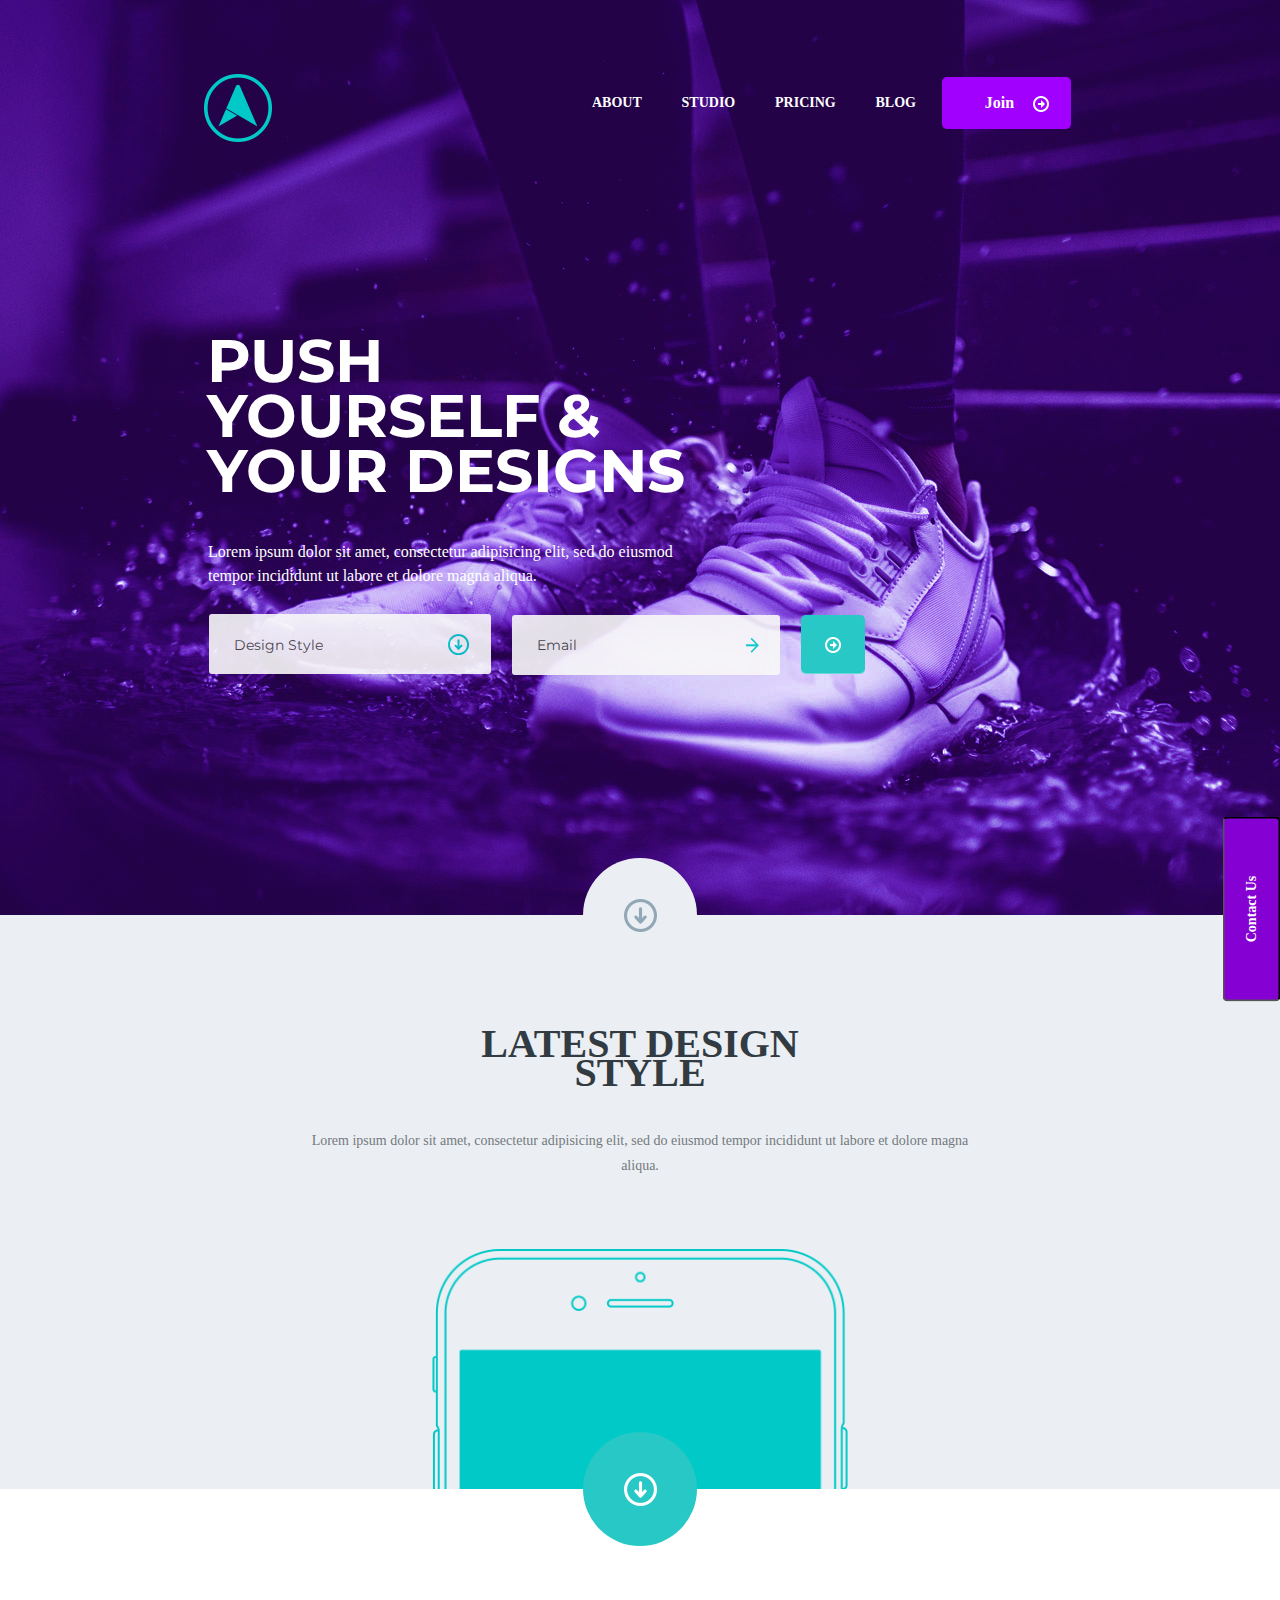
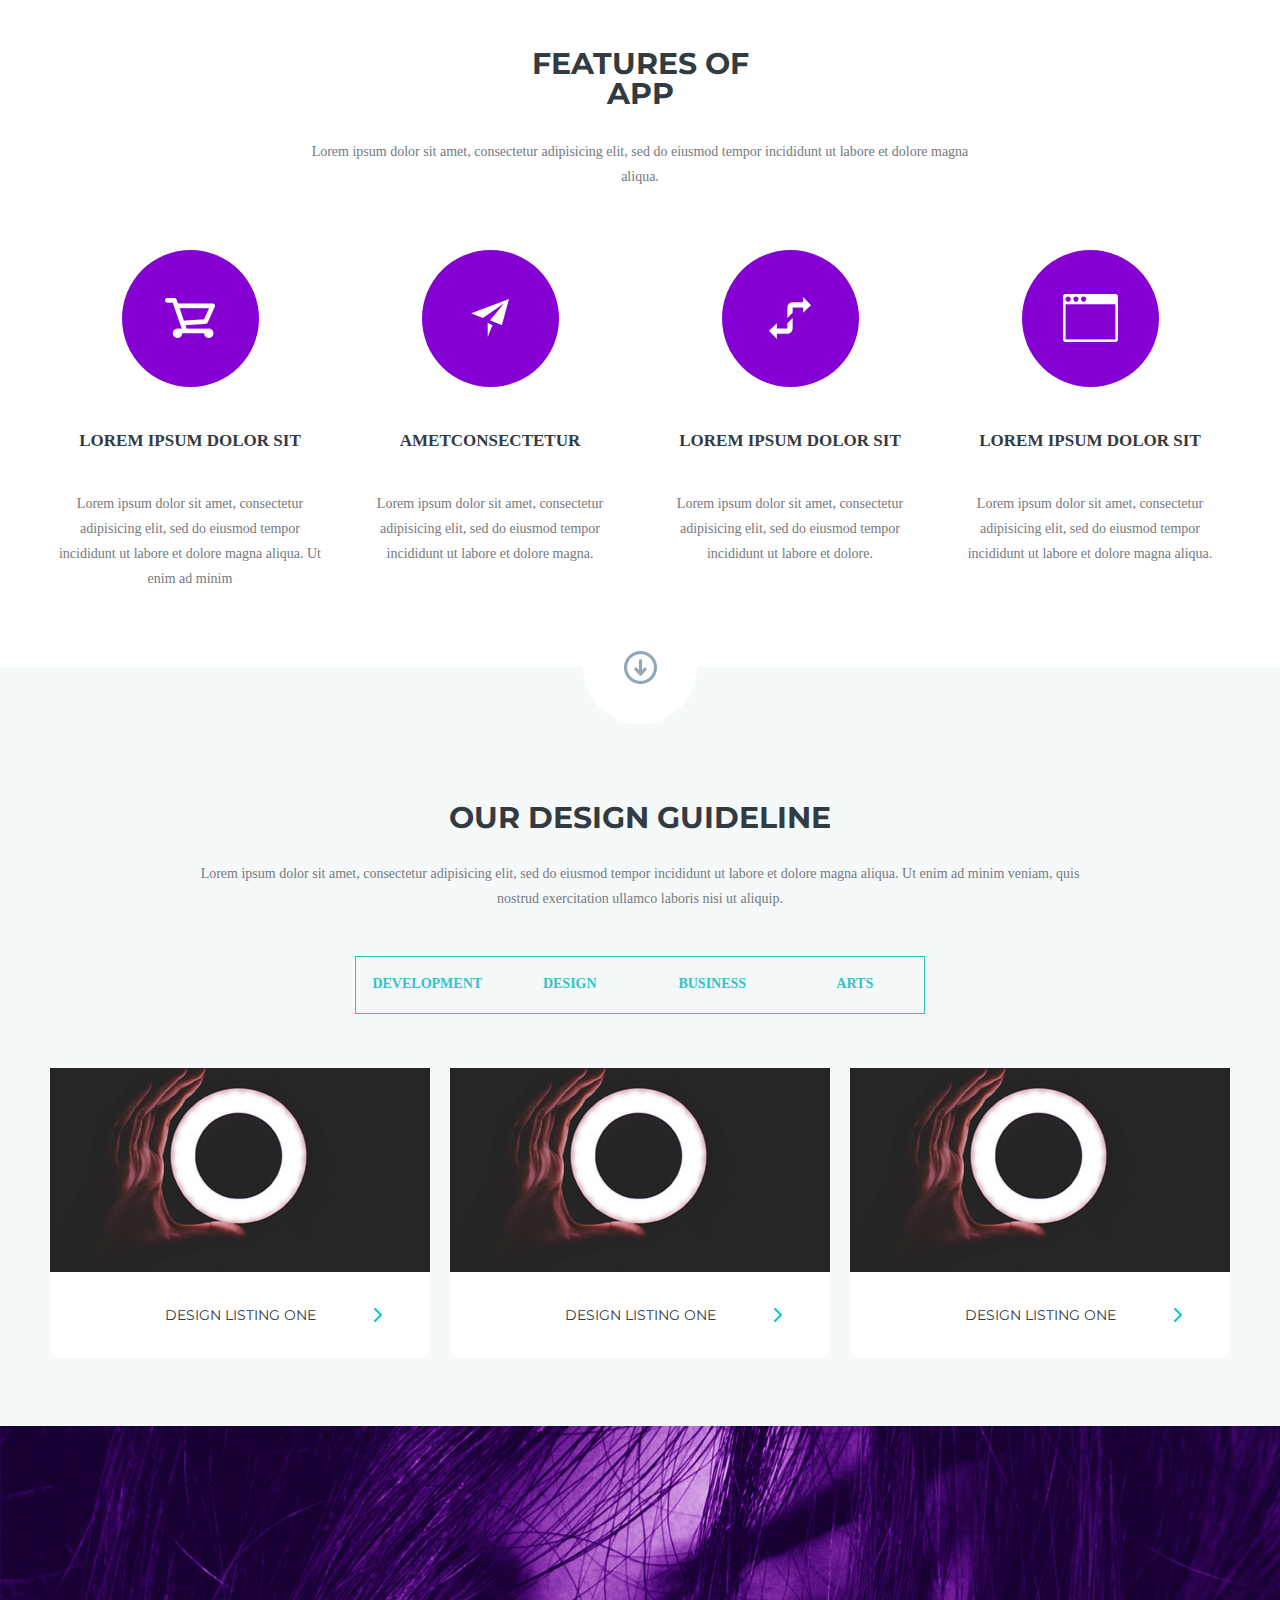
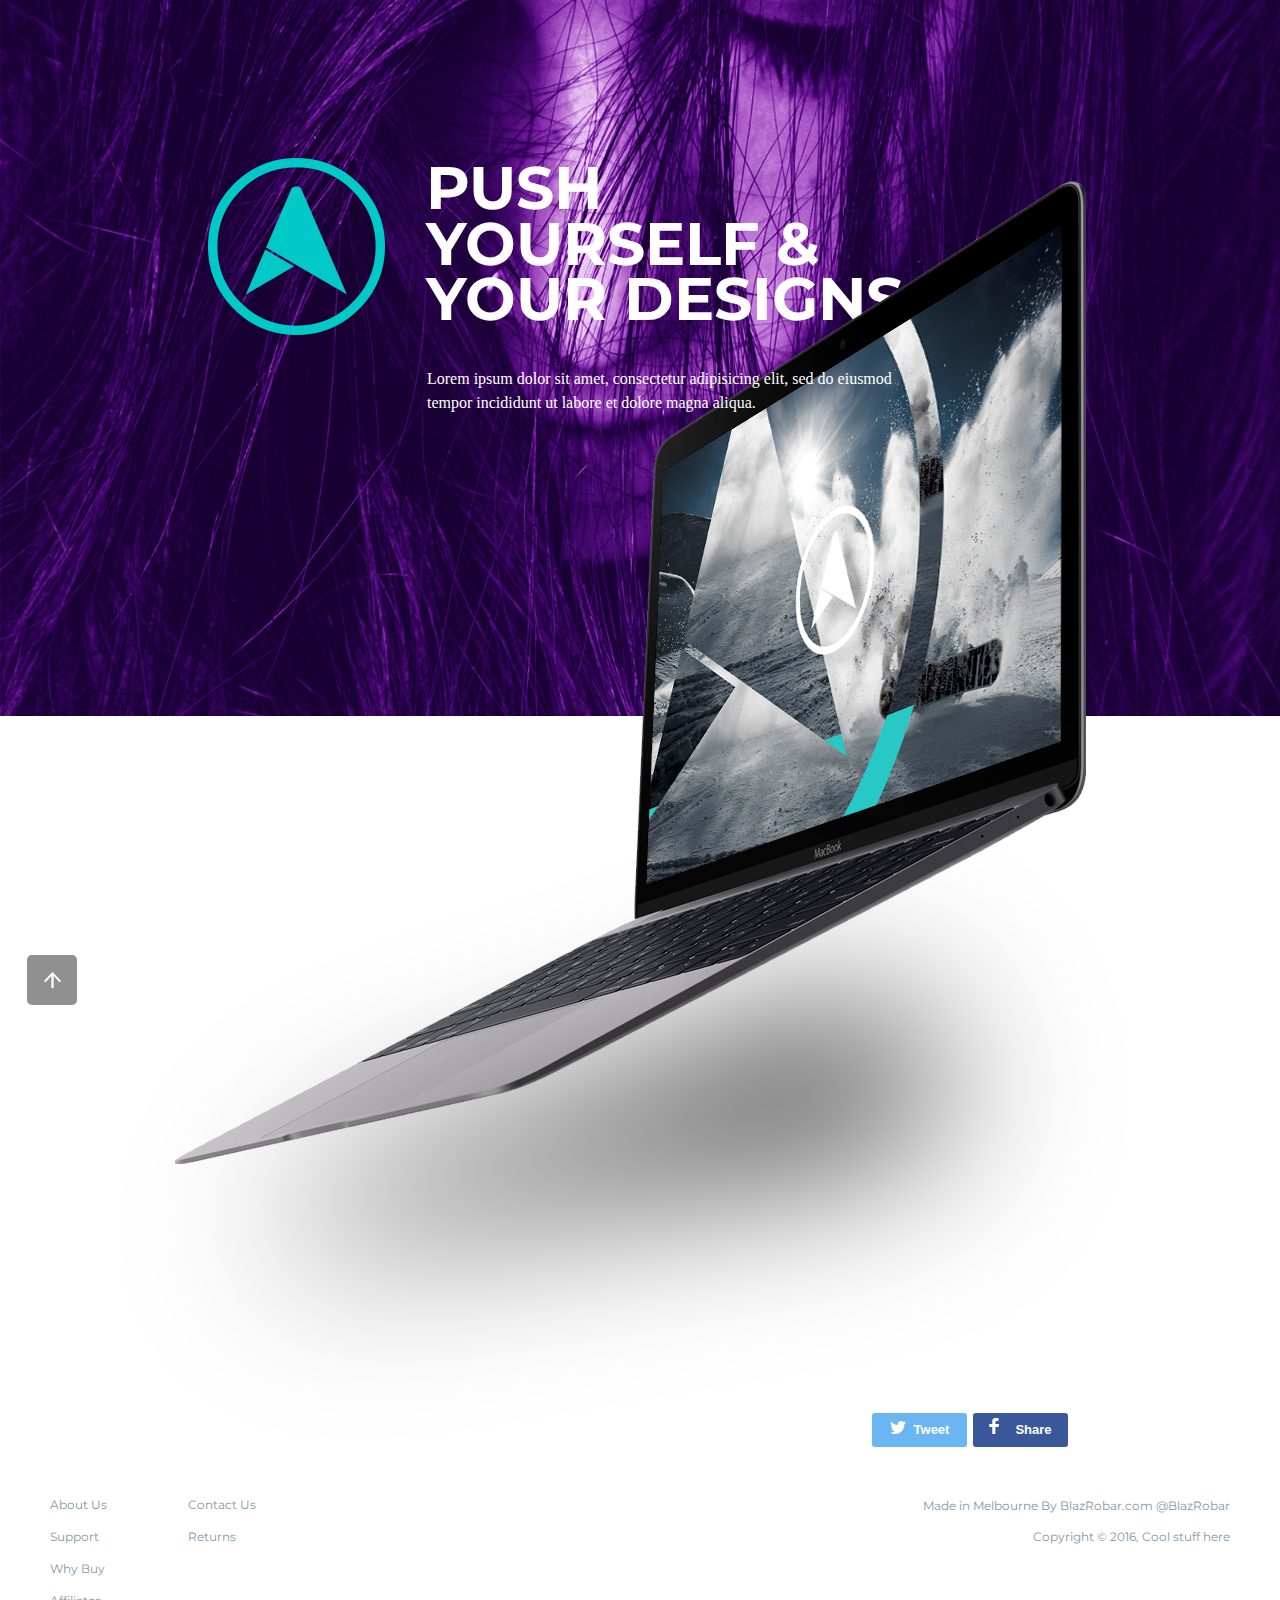
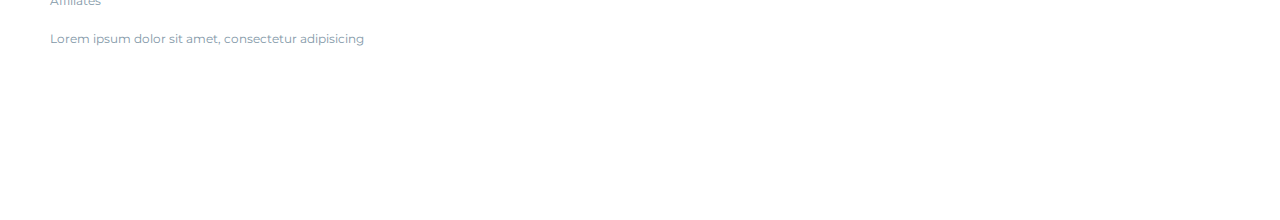
<file: index.html>
<!DOCTYPE html>
<html lang="zxx">
<head>
  <meta charset="UTF-8">
  <meta name="viewport" content="width=device-width, initial-scale=1.0">
  <meta name="description" content="первый проект">
  <meta name="keywords" content="HTML5, CSS">
  <meta name="author" content="Александр Моисеев">
  <title>eclips</title>
  <link rel="stylesheet" href="styles/normalize.css">
  <link rel="stylesheet" href="styles/style.css">
</head>

<body>
  <div class="page">
    <header class="header">
      <img src="images/logo" alt="logo picture" class="logo">
      <nav class="header__navigation">
        <ul class="header__links">
          <li class="header__item"><a href="#" class="header__link">ABout</a></li>
          <li class="header__item"><a href="#" class="header__link">studio</a></li>
          <li class="header__item"><a href="#" class="header__link">pricing</a></li>
          <li class="header__item"><a href="#" class="header__link">Blog</a></li>
        </ul>
        <button class="button">Join</button>
      </nav>
      <h1 class="header__title">Push yourself & your designs</h1>
      <p class="header__paragraph">Lorem ipsum dolor sit amet, consectetur adipisicing elit, sed do eiusmod tempor
        incididunt ut labore et dolore magna aliqua.</p>
      <form class="header__form">
        <fieldset class="header__form-information">
          <select class="header__form-choise">
            <option value="Design Style">Design Style</option>
            <option value="design1">design1</option>
            <option value="design2">design2</option>
          </select>
          <input class="header__form-email" type="email" placeholder="Email" id="email" required>
          <input class="submit" type="submit" value=" " id="submiting">
        </fieldset>
      </form>
      <img src="images/strelka" alt="arrow" class="arrow">
      <button class="header__button">Contact Us</button>
    </header>

    <main class="main">
      <article class="design-style">
        <h2 class="design-style__title">latest design style</h2>
        <p class="subtitle">Lorem ipsum dolor sit amet, consectetur adipisicing elit, sed do eiusmod tempor incididunt
          ut labore et dolore magna aliqua.</p>
        <div class="design-style__iphone-block"></div>
        <div class="white-arrow white-arrow_design-block">
          <img src="images/arrowdowngreygrey" alt="" class="white-arrow__arrow">
        </div>
        <div class="design-style__arrow-block">
          <img src="images/arrowdowngrey" alt="" class="design-style__arrow">
        </div>
      </article>

      <article class="features">
        <h2 class="title title_features">features of app</h2>
        <p class="features__paragraph">Lorem ipsum dolor sit amet, consectetur adipisicing elit, sed do eiusmod tempor
          incididunt ut labore et dolore magna aliqua.</p>
        <div class="features__container">
          <div class="features__block">
            <div class="features__purple-square features__purple-square_truck"></div>
            <h3 class="features__block-title">Lorem ipsum dolor sit </h3>
            <p class="features__block-paragraf">Lorem ipsum dolor sit amet, consectetur adipisicing elit, sed do eiusmod
              tempor incididunt ut labore et dolore magna aliqua. Ut enim ad minim</p>
          </div>
          <div class="features__block">
            <div class="features__purple-square features__purple-square_paper-plane"></div>
            <h3 class="features__block-title">ametconsectetur</h3>
            <p class="features__block-paragraf">Lorem ipsum dolor sit amet, consectetur adipisicing elit, sed do eiusmod
              tempor incididunt ut labore et dolore magna.</p>
          </div>
          <div class="features__block">
            <div class="features__purple-square features__purple-square_zig-zag"></div>
            <h3 class="features__block-title">Lorem ipsum dolor sit </h3>
            <p class="features__block-paragraf">Lorem ipsum dolor sit amet, consectetur adipisicing elit, sed do eiusmod
              tempor incididunt ut labore et dolore.</p>
          </div>
          <div class="features__block">
            <div class="features__purple-square features__purple-square_window"></div>
            <h3 class="features__block-title">Lorem ipsum dolor sit </h3>
            <p class="features__block-paragraf">Lorem ipsum dolor sit amet, consectetur adipisicing elit, sed do eiusmod
              tempor incididunt ut labore et dolore magna aliqua. </p>
          </div>
        </div>
        <div class="white-arrow white-arrow_features-block">
          <img src="images/arrowdowngreygrey" alt="" class="white-arrow__arrow">
        </div>
      </article>

      <article class="guideline">
        <h2 class="title title_guideline-block">our design guideline</h2>
        <p class="guideline__paragraph">Lorem ipsum dolor sit amet, consectetur adipisicing elit, sed do eiusmod tempor
          incididunt ut labore et dolore magna aliqua. Ut enim ad minim veniam, quis nostrud exercitation ullamco
          laboris nisi ut aliquip.</p>
        <ul class="guideline__list">
          <li class="guideline__item"><a href="#" class="guideline__link guideline__link_padding-one">development</a></li>
          <li class="guideline__item"><a href="#" class="guideline__link guideline__link_padding-two">Design</a></li>
          <li class="guideline__item"><a href="#" class="guideline__link guideline__link_padding-three">Business</a></li>
          <li class="guideline__item"><a href="#" class="guideline__link guideline__link_padding-four">arts</a></li>
        </ul>
        <div class="guideline__container">
          <div class="guideline__block">
            <div class="guideline__block-picture"></div>
            <p class="guideline__block-paragraph">design listing one</p>
            <button class="guideline__button" value=""></button>
          </div>
          <div class="guideline__block">
            <div class="guideline__block-picture"></div>
            <p class="guideline__block-paragraph">design listing one</p>
            <button class="guideline__button" value=""></button>
          </div>
          <div class="guideline__block">
            <div class="guideline__block-picture"></div>
            <p class="guideline__block-paragraph">design listing one</p>
            <button class="guideline__button" value=""></button>
          </div>
        </div>
      </article>

      <article class="push">
        <h2 class="push__title">Push yourself & your designs</h2>
        <p class="push__paragraph">Lorem ipsum dolor sit amet, consectetur adipisicing elit, sed do eiusmod tempor
          incididunt ut labore et dolore magna aliqua. </p>
        <img src="images/logo3x" alt="logo picture" class="logo logo_xl">
      </article>

      <section class="computer">
        <img src="images/macbook" alt="computer photo" class="computer__photo">
        <img src="images/monitor" alt="monitor" class="computer__display">
        <div class="computer__shadow"></div>
        <div class="up__arrow"></div>
      </section>
    </main>

    <footer class="footer">
      <div class="footer__container">
        <div class="footer__list-container">
          <ul class="footer__for-client">
            <li class="footer__for-client-item"><a class="footer__link" href="#">About Us</a></li>
            <li class="footer__for-client-item"><a href="#" class="footer__link">Support</a></li>
            <li class="footer__for-client-item"><a href="#" class="footer__link">Why Buy</a></li>
            <li class="footer__for-client-item"><a href="#" class="footer__link">Affiliates</a></li>
          </ul>
          <ul class="footer__for-client">
            <li class="footer__for-client-item"><a href="#" class="footer__link">Contact Us</a></li>
            <li class="footer__for-client-item"><a href="#" class="footer__link">Returns</a></li>
          </ul>
        </div>
        <div class="footer__company-container">
          <p class="copyright">Made in Melbourne By BlazRobar.com @BlazRobar</p>
          <p class="copyright">Copyright &copy; 2016, Cool stuff here</p>
        </div>
        <p class="footer__additional">Lorem ipsum dolor sit amet, consectetur adipisicing </p>
      </div>
      <div class="footer__social">
        <a href="#" class="footer__social-link footer__social-link_tweeter"><img src="images/tweet" alt="tweet icon"
            class="footer__tweet-image">Tweet</a>
        <a href="#" class="footer__social-link footer__social-link_facebook"><img src="images/facebook"
            alt="facebook icon" class="footer__facebook-image">Share</a>
      </div>
    </footer>
  </div>
</body>

</html>
</file>
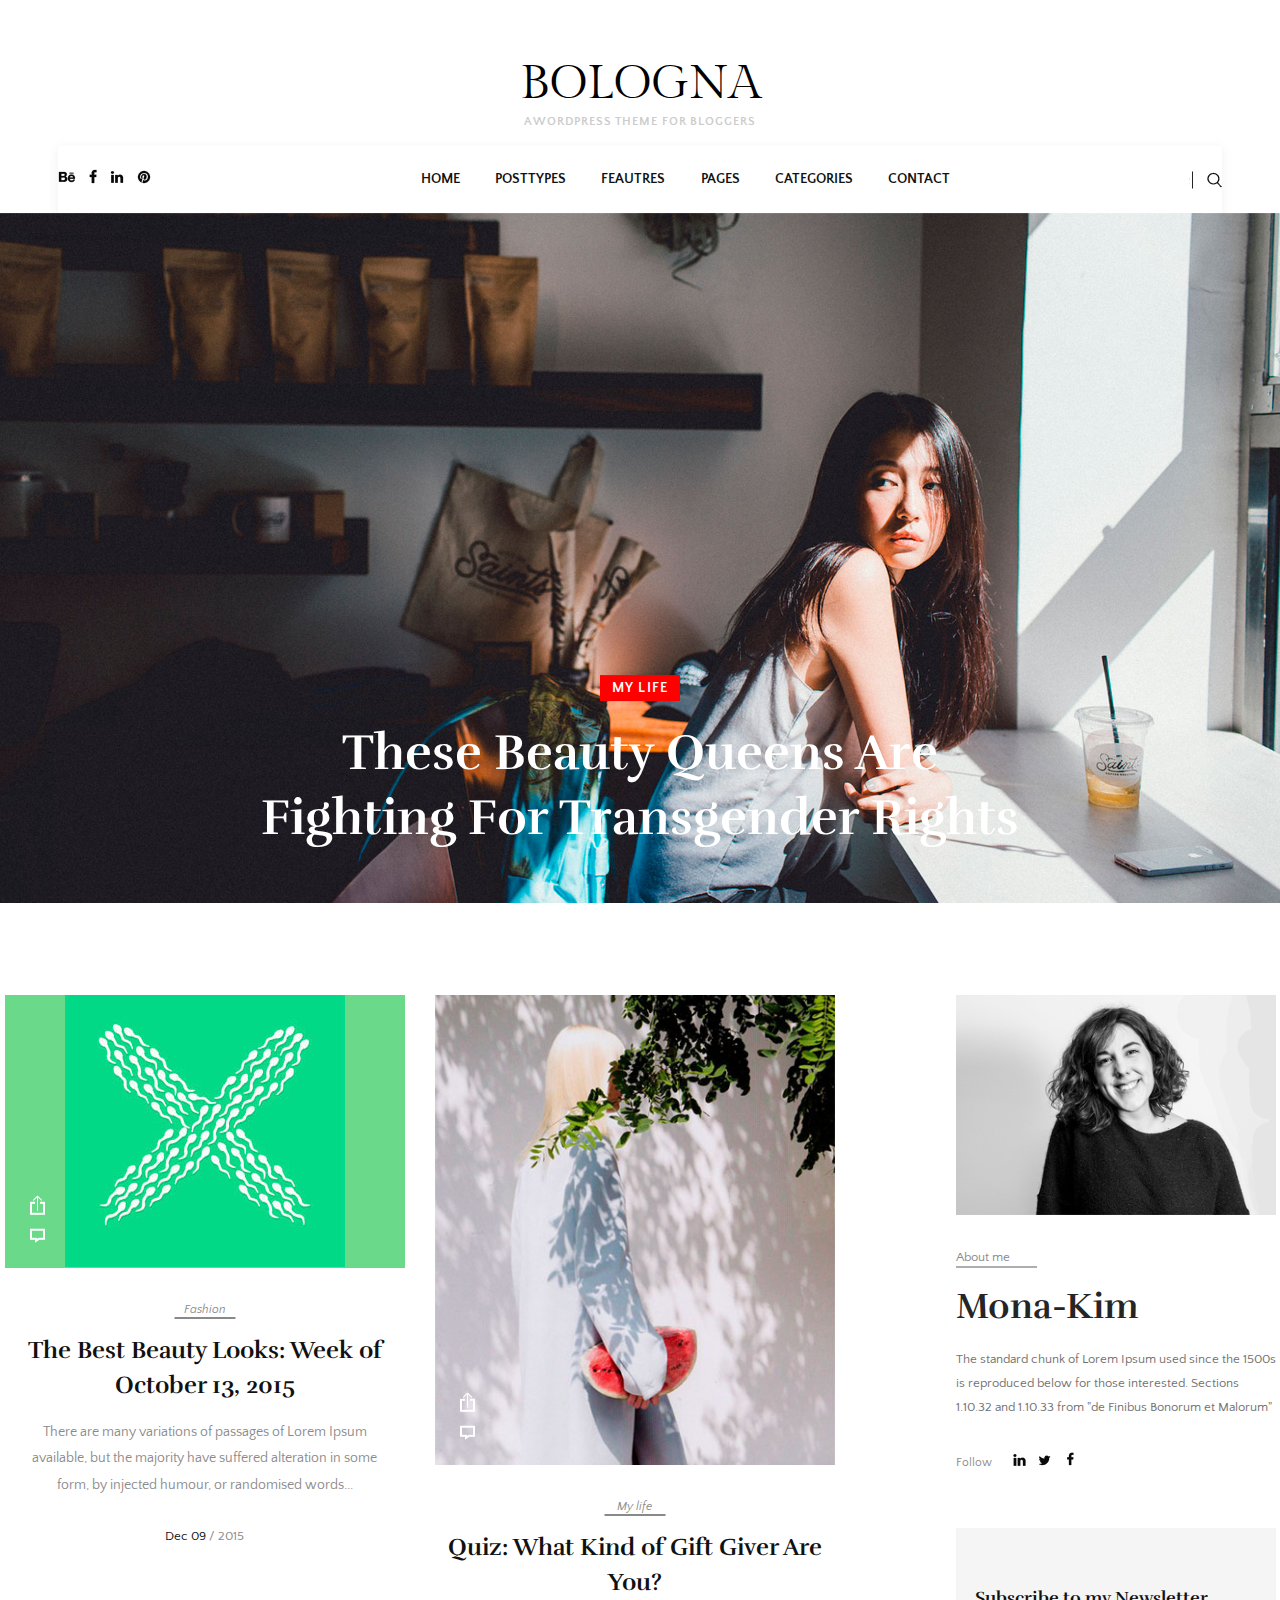
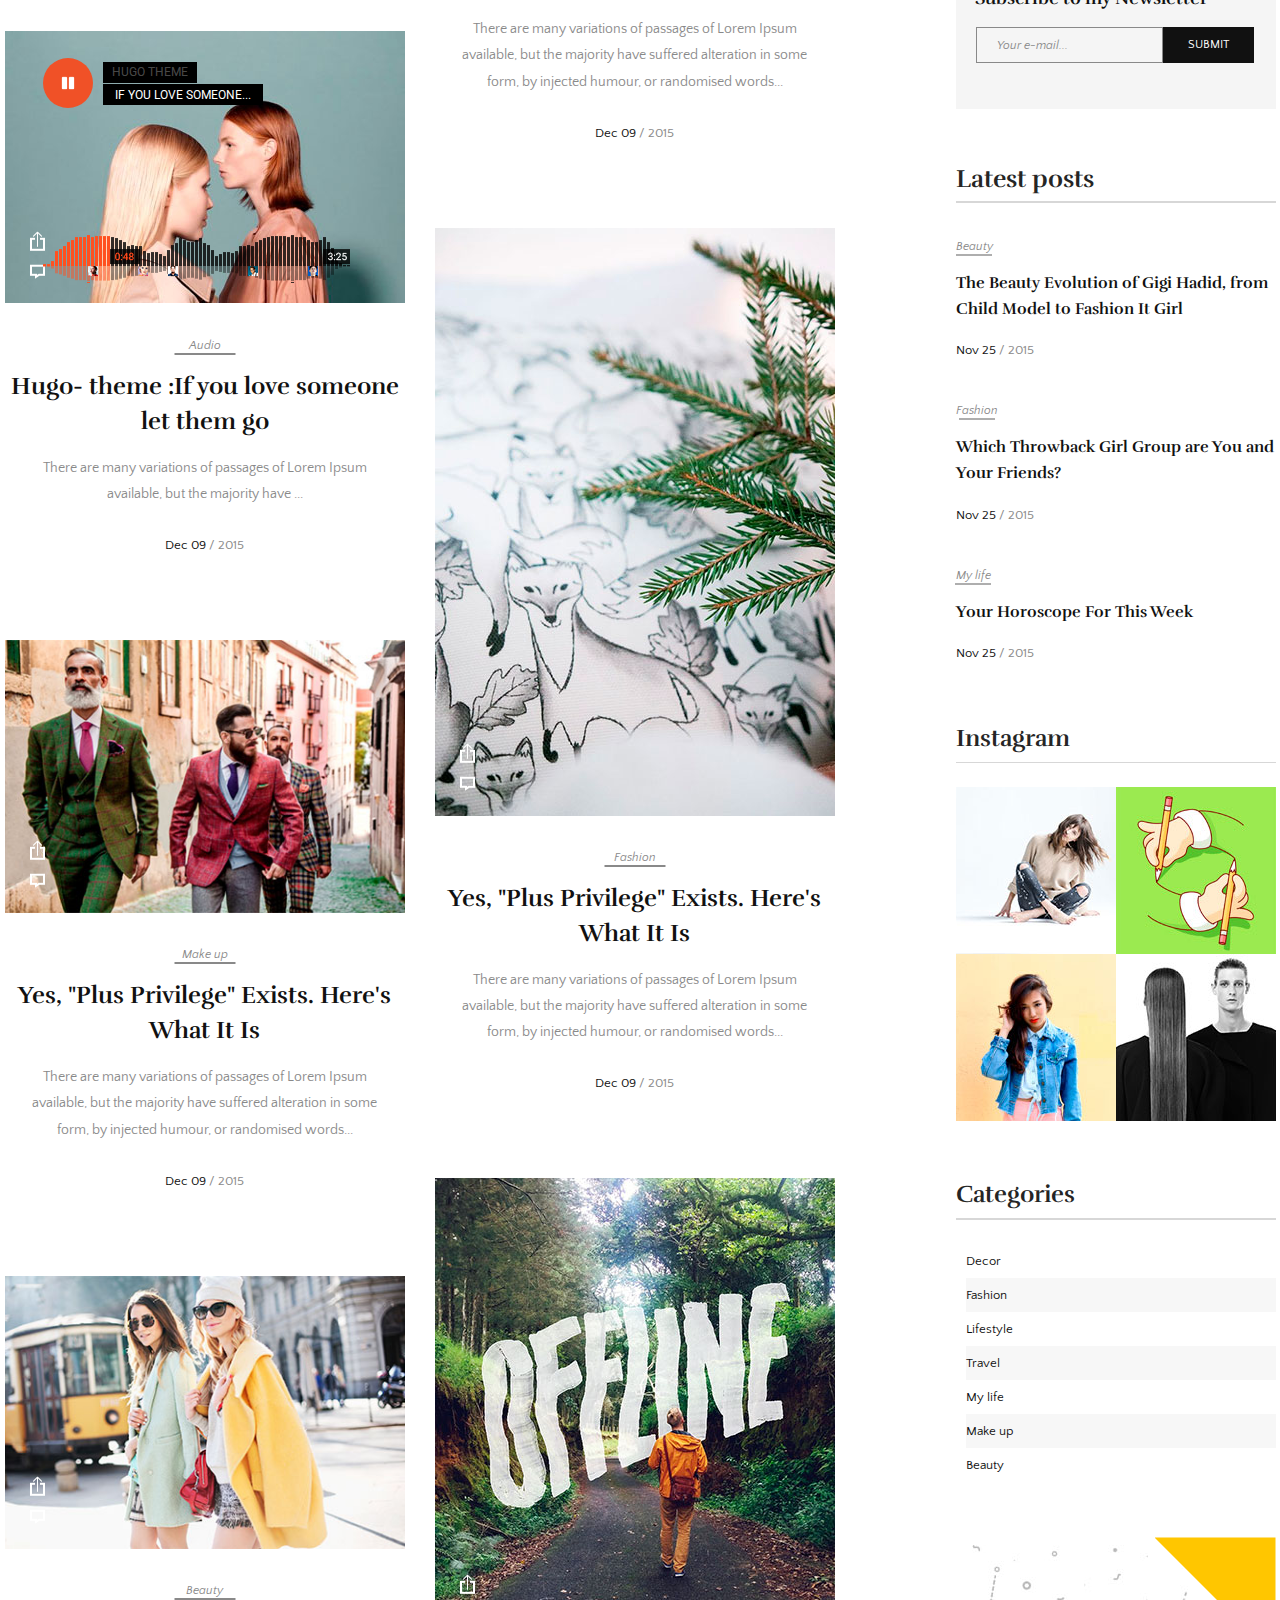
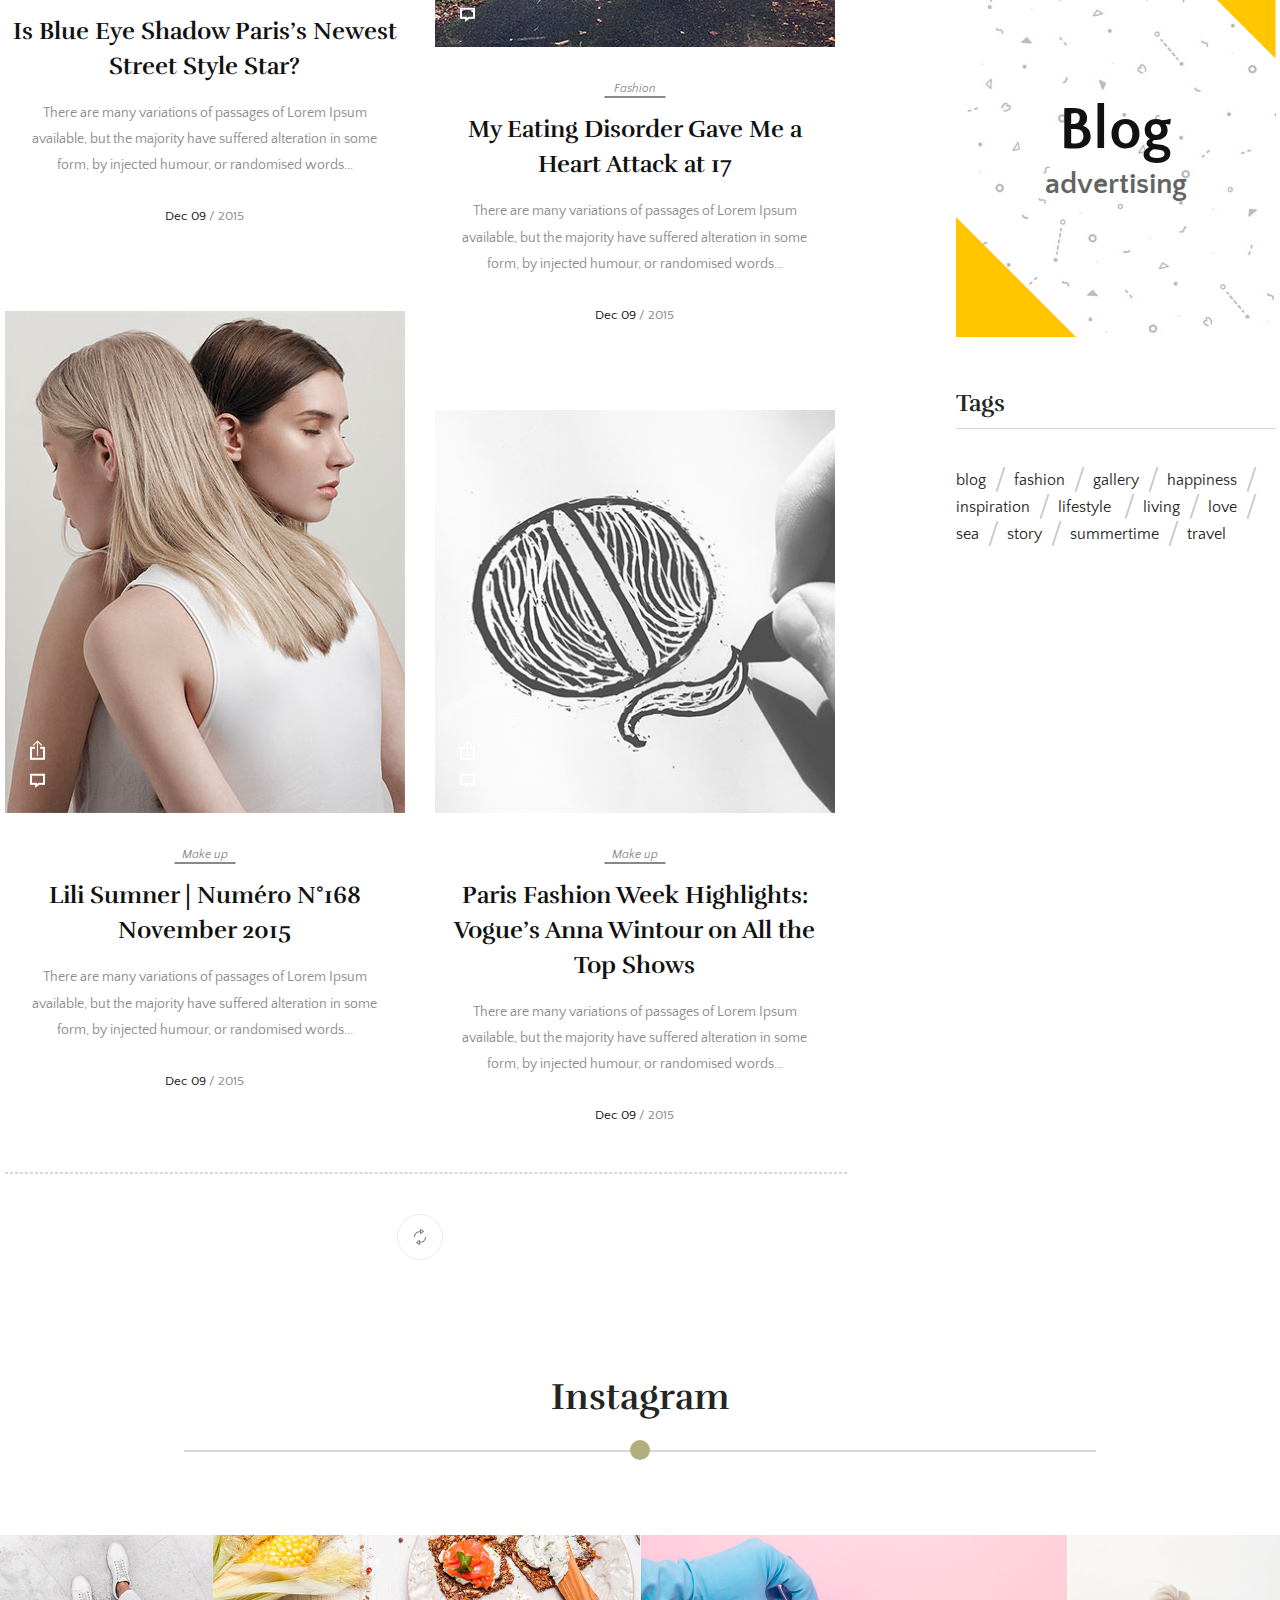
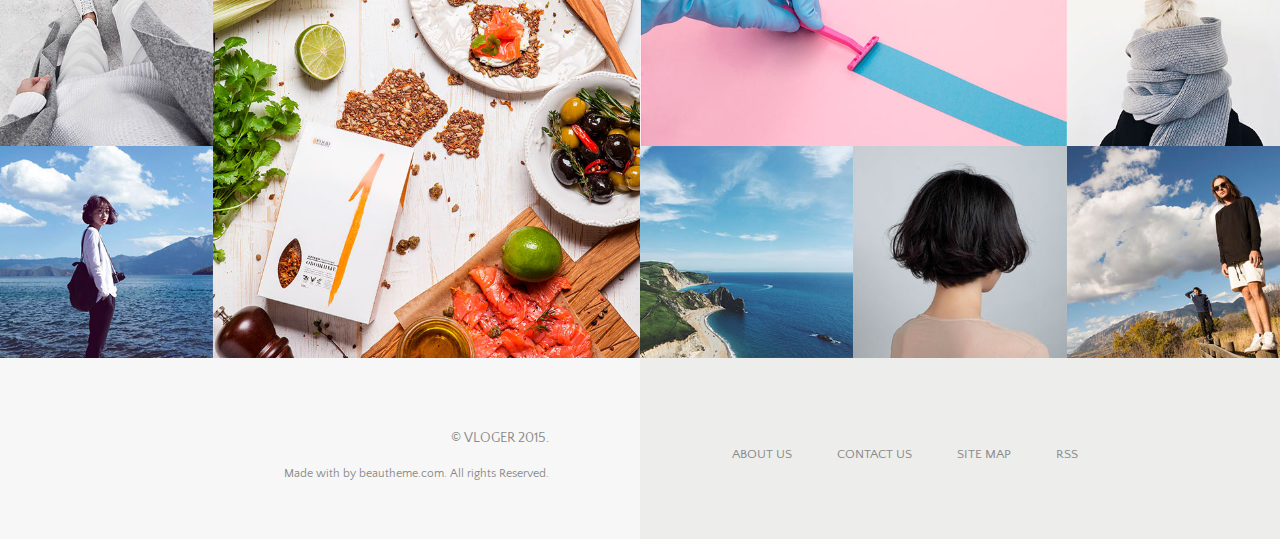
<file: Bologna/index.html>
<!DOCTYPE html>
<html lang="en">

<head>
  <meta charset="UTF-8">
  <meta name="viewport" content="width=device-width, initial-scale=1.0">
  <link rel="stylesheet" href="vendor/normalize.css">
  <link rel="stylesheet" href="pages/index.css">
  <title>Bologna</title>
</head>

<body class="page">
  <header class="header page__header">
    <h1 class="header__title">bologna</h1>
    <h2 class="header__subtitle">awordpress theme for bloggers</h2>
    <div class="header__container">
      <ul class="header__links">
        <li class="header__social"><a href="" class="header__social-link header__social-link_type_be"></a></li>
        <li class="header__social"><a href="" class="header__social-link header__social-link_type_facebook"></a></li>
        <li class="header__social"><a href="" class="header__social-link header__social-link_type_in"></a></li>
        <li class="header__social"><a href="" class="header__social-link header__social-link_type_pix"></a></li>
      </ul>
      <nav class="header__navigation">
        <ul class="header__menu">
          <li class="header__list"><a class="header__link" href="#">home</a>
            <ul class="header__menu-column">
              <li class="header__menu-column-list"><a class="header__menu-column-link header__menu-column-link_hover"
                  href="#">home1</a></li>
              <li class="header__menu-column-list"><a class="header__menu-column-link header__menu-column-link_hover"
                  href="#">home2</a></li>
              <li class="header__menu-column-list"><a class="header__menu-column-link header__menu-column-link_hover"
                  href="#">home3</a></li>
            </ul>
          </li>
          <li class="header__list"><a class="header__link" href="#">posttypes</a>
            <ul class="header__menu-column">
              <li class="header__menu-column-list"><a class="header__menu-column-link header__menu-column-link_hover"
                  href="#">posttypes1</a></li>
              <li class="header__menu-column-list"><a class="header__menu-column-link header__menu-column-link_hover"
                  href="#">posttypes2</a></li>
              <li class="header__menu-column-list"><a class="header__menu-column-link header__menu-column-link_hover"
                  href="#">posttypes3</a></li>
              <li class="header__menu-column-list"><a class="header__menu-column-link header__menu-column-link_hover"
                  href="#">posttypes4</a></li>
            </ul>
          </li>
          <li class="header__list"><a class="header__link" href="#">feautres</a>
            <ul class="header__menu-column">
              <li class="header__menu-column-list"><a class="header__menu-column-link header__menu-column-link_hover"
                  href="#">feautres1</a></li>
              <li class="header__menu-column-list"><a class="header__menu-column-link header__menu-column-link_hover"
                  href="#">feautres2</a></li>
              <li class="header__menu-column-list"><a class="header__menu-column-link header__menu-column-link_hover"
                  href="#">feautres3</a></li>
              <li class="header__menu-column-list"><a class="header__menu-column-link header__menu-column-link_hover"
                  href="#">feautres4</a></li>
            </ul>
          </li>
          <li class="header__list"><a class="header__link" href="#">pages</a>
            <ul class="header__menu-column">
              <li class="header__menu-column-list"><a class="header__menu-column-link header__menu-column-link_hover"
                  href="#">pages1</a></li>
              <li class="header__menu-column-list"><a class="header__menu-column-link header__menu-column-link_hover"
                  href="#">pages2</a></li>
              <li class="header__menu-column-list"><a class="header__menu-column-link header__menu-column-link_hover"
                  href="#">pages3</a></li>
            </ul>
          </li>
          <li class="header__list"><a class="header__link" href="#">categories</a>
            <ul class="header__menu-column">
              <li class="header__menu-column-list"><a class="header__menu-column-link header__menu-column-link_hover"
                  href="#">categories1</a></li>
              <li class="header__menu-column-list"><a class="header__menu-column-link header__menu-column-link_hover"
                  href="#">categories2</a></li>
            </ul>
          </li>
          <li class="header__list"><a class="header__link" href="#">contact</a></li>
        </ul>
      </nav>
      <form class="header__form">
        <input class="header__search" type="text" placeholder="search..." id="name">
        <label class="header__label" for="name"></label>
      </form>
    </div>
  </header>

  <main class="main">
    <section class="main-news page__main-news">
      <img src="images/photo.jpg" alt="picture of beauty woman" class="main-news__picture">
      <button class="main-news__button">my life</button>
      <h2 class="main-news__title">These Beauty Queens Are Fighting For Transgender Rights</h2>
    </section>

    <article class="news page__news">
      <section class="news__article">
        <div class="news-block">
          <div class="news-block__picture-container news-block__picture-container_background_green">
            <img src="images/tazoidi.jpg" alt="news photo" class="news-block__picture news-block__picture_size_small">
            <a class="news-block__share" href="#"></a>
            <a class="news-block__message" href="#"></a>
          </div>
          <a href="#" class="news-block__site-section">Fashion</a>
          <h2 class="news-block__title"><a href="#" class="news-block__title-link">The Best Beauty Looks: Week of
              October 13, 2015</a></h2>
          <p class="news-block__subtitle"><a href="#" class="news-block__subtitle-link">There are many variations of
              passages of Lorem Ipsum available, but the majority have suffered alteration in some form, by injected
              humour, or randomised words...</a></p>
          <time class="news-block__pubdate" datetime="2015-12-09">Dec 09 <span class="news-block__span-accent">/
              2015</span></time>
        </div>

        <div class="news-block">
          <div class="news-block__picture-container">
            <img src="images/girls.jpg" alt="news photo" class="news-block__picture">
            <a class="news-block__share" href="#"></a>
            <a class="news-block__message" href="#"></a>
            <div class="news-block__red-circle"></div>
            <div class="news-block__player"></div>
            <p class="news-block__singer">Hugo Theme</p>
            <p class="news-block__song">If you love someone...</p>
          </div>
          <a href="#" class="news-block__site-section">Audio</a>
          <h2 class="news-block__title"><a href="#" class="news-block__title-link">Hugo- theme :If you love someone let
              them go</a></h2>
          <p class="news-block__subtitle"><a href="#" class="news-block__subtitle-link">There are many variations of
              passages of Lorem Ipsum available, but the majority have ...</a></p>
          <time class="news-block__pubdate" datetime="2015-12-09">Dec 09 <span class="news-block__span-accent">/
              2015</span></time>
        </div>

        <div class="news-block">
          <div class="news-block__picture-container">
            <img src="images/guys.jpg" alt="news photo" class="news-block__picture" width="400" height="273">
            <a class="news-block__share" href="#"></a>
            <a class="news-block__message" href="#"></a>
          </div>
          <a href="#" class="news-block__site-section">Make up</a>
          <h2 class="news-block__title"><a href="#" class="news-block__title-link">Yes, "Plus Privilege" Exists. Here's
              What It Is</a></h2>
          <p class="news-block__subtitle"><a href="#" class="news-block__subtitle-link">There are many variations of
              passages of Lorem Ipsum available, but the majority have suffered alteration in some form, by injected
              humour, or randomised words...</a></p>
          <time class="news-block__pubdate" datetime="2015-12-09">Dec 09 <span class="news-block__span-accent">/
              2015</span></time>
        </div>

        <div class="news-block">
          <div class="news-block__picture-container">
            <img src="images/street-girl.jpg" alt="news photo" class="news-block__picture" width="400" height="273">
            <a class="news-block__share" href="#"></a>
            <a class="news-block__message" href="#"></a>
          </div>
          <a href="#" class="news-block__site-section">Beauty</a>
          <h2 class="news-block__title"><a href="#" class="news-block__title-link">Is Blue Eye Shadow Paris’s Newest
              Street Style Star?</a></h2>
          <p class="news-block__subtitle"><a href="#" class="news-block__subtitle-link">There are many variations of
              passages of Lorem Ipsum available, but the majority have suffered alteration in some form, by injected
              humour, or randomised words...</a></p>
          <time class="news-block__pubdate" datetime="2015-12-09">Dec 09 <span class="news-block__span-accent">/
              2015</span></time>
        </div>

        <div class="news-block">
          <div class="news-block__picture-container">
            <img src="images/summer-girls.jpg" alt="news photo" class="news-block__picture" width="400"
              height="502">
            <a class="news-block__share" href="#"></a>
            <a class="news-block__message" href="#"></a>
          </div>
          <a href="#" class="news-block__site-section">Make up</a>
          <h2 class="news-block__title"><a href="#" class="news-block__title-link">Lili Sumner | Numéro N°168 November
              2015</a></h2>
          <p class="news-block__subtitle"><a href="#" class="news-block__subtitle-link">There are many variations of
              passages of Lorem Ipsum available, but the majority have suffered alteration in some form, by injected
              humour, or randomised words...</a></p>
          <time class="news-block__pubdate" datetime="2015-12-09">Dec 09 <span class="news-block__span-accent">/
              2015</span></time>
        </div>
      </section>
      <section class="news__article">
        <div class="news-block">
          <div class="news-block__picture-container">
            <img src="images/watermellou.jpg" alt="news photo" class="news-block__picture" width="400" height="470">
            <a class="news-block__share" href="#"></a>
            <a class="news-block__message" href="#"></a>
          </div>
          <a href="#" class="news-block__site-section">My life</a>
          <h2 class="news-block__title"><a href="#" class="news-block__title-link">Quiz: What Kind of Gift Giver Are
              You?</a></h2>
          <p class="news-block__subtitle"><a href="#" class="news-block__subtitle-link">There are many variations of
              passages of Lorem Ipsum available, but the majority have suffered alteration in some form, by injected
              humour, or randomised words...</a></p>
          <time class="news-block__pubdate" datetime="2015-12-09">Dec 09 <span class="news-block__span-accent">/
              2015</span></time>
        </div>

        <div class="news-block">
          <div class="news-block__picture-container">
            <img src="images/cristmass-tree.jpg" alt="news photo" class="news-block__picture" width="400"
              height="588">
            <a class="news-block__share" href="#"></a>
            <a class="news-block__message" href="#"></a>
          </div>
          <a href="#" class="news-block__site-section">Fashion</a>
          <h2 class="news-block__title"><a href="#" class="news-block__title-link">Yes, "Plus Privilege" Exists. Here's
              What It Is</a></h2>
          <p class="news-block__subtitle"><a href="#" class="news-block__subtitle-link">There are many variations of
              passages of Lorem Ipsum available, but the majority have suffered alteration in some form, by injected
              humour, or randomised words...</a></p>
          <time class="news-block__pubdate" datetime="2015-12-09">Dec 09 <span class="news-block__span-accent">/
              2015</span></time>
        </div>

        <div class="news-block">
          <div class="news-block__picture-container">
            <img src="images/offline.jpg" alt="news photo" class="news-block__picture" width="400" height="469">
            <a class="news-block__share" href="#"></a>
            <a class="news-block__message" href="#"></a>
          </div>
          <a href="#" class="news-block__site-section">Fashion</a>
          <h2 class="news-block__title"><a href="#" class="news-block__title-link">My Eating Disorder Gave Me a Heart
              Attack at 17</a></h2>
          <p class="news-block__subtitle"><a href="#" class="news-block__subtitle-link">There are many variations of
              passages of Lorem Ipsum available, but the majority have suffered alteration in some form, by injected
              humour, or randomised words...</a></p>
          <time class="news-block__pubdate" datetime="2015-12-09">Dec 09 <span class="news-block__span-accent">/
              2015</span></time>
        </div>

        <div class="news-block">
          <div class="news-block__picture-container">
            <img src="images/coffe.jpg" alt="news photo" class="news-block__picture" width="400" height="403">
            <a class="news-block__share" href="#"></a>
            <a class="news-block__message" href="#"></a>
          </div>
          <a href="#" class="news-block__site-section">Make up</a>
          <h2 class="news-block__title"><a href="#" class="news-block__title-link">Paris Fashion Week Highlights:
              Vogue’s Anna Wintour on All the Top Shows</a></h2>
          <p class="news-block__subtitle"><a href="#" class="news-block__subtitle-link">There are many variations of
              passages of Lorem Ipsum available, but the majority have suffered alteration in some form, by injected
              humour, or randomised words...</a></p>
          <time class="news-block__pubdate" datetime="2015-12-09">Dec 09 <span class="news-block__span-accent">/
              2015</span></time>
        </div>
      </section>

      <section class="news__column">
        <div class="news__about-me-container">
          <img src="images/selfphoto.jpg" alt="self portrait" class="news__about-me-photo">
          <a href="#" class="news__about-me-link">About me</a>
          <h3 class="news__author-name"><a href="#" class="news__author-name-link">Mona-Kim</a></h3>
          <p class="news__paragraph"><a href="#" class="news__paragraph-link">The standard chunk of Lorem Ipsum used
              since the 1500s is reproduced below for those interested. Sections 1.10.32 and 1.10.33 from "de Finibus
              Bonorum et Malorum" </a></p>
          <p class="news__social">Follow</p>
          <ul class="news__social-web">
            <li class="news__social-list"><a href="#" class="news__social-link news__social-link_in"></a></li>
            <li class="news__social-list"><a href="#" class="news__social-link news__social-link_twitter"></a></li>
            <li class="news__social-list"><a href="#" class="news__social-link news__social-link_facebook"></a></li>
          </ul>
        </div>
        <div class="subscribe news__subscribe">
          <form class="subscribe__form">
            <label for="subscribeNews" class="subscribe__label">Subscribe to my Newsletter</label>
            <input type="email" class="subscribe__email" id="subscribeNews" placeholder="Your e-mail...">
            <button class="subscribe__submit">submit</button>
          </form>
        </div>

        <div class="news__latest-post">
          <h3 class="news__latest-post-title">Latest posts</h3>
          <div class="latest-news news__latest-news">
            <a href="#" class="latest-news__site-section">Beauty</a>
            <h2 class="latest-news__title"><a href="#" class="latest-news__title-link">The Beauty Evolution of Gigi
                Hadid, from Child Model to Fashion It Girl</a></h2>
            <time class="latest-news__pubdate" datetime="2015-11-25">Nov 25 <span class="latest-news__span-accent">/
                2015</span></time>
          </div>

          <div class="latest-news news__latest-news">
            <a href="#" class="latest-news__site-section">Fashion</a>
            <h2 class="latest-news__title"><a href="#" class="latest-news__title-link">Which Throwback Girl Group are
                You and Your Friends?</a></h2>
            <time class="latest-news__pubdate" datetime="2015-11-25">Nov 25 <span class="latest-news__span-accent">/
                2015</span></time>
          </div>

          <div class="latest-news">
            <a href="#" class="latest-news__site-section">My life</a>
            <h2 class="latest-news__title"><a href="#" class="latest-news__title-link">Your Horoscope For This Week</a>
            </h2>
            <time class="latest-news__pubdate" datetime="2015-11-25">Nov 25 <span class="latest-news__span-accent">/
                2015</span></time>
          </div>
        </div>

        <div class="news__side-instagram">
          <h3 class="news__side-instagram-title">Instagram</h3>
          <div class="news__side-instagram-container">
            <a href="#" class="news__side-instagram-link"><img src="images/insta1.jpg" alt="instagram photo"
                class="news__side-instagram-picture news__side-instagram-picture_position_bottom"></a>
            <a href="#" class="news__side-instagram-link"><img src="images/insta2.jpg" alt="instagram photo"
                class="news__side-instagram-picture"></a>
            <a href="#" class="news__side-instagram-link"><img src="images/insta3.jpg" alt="instagram photo"
                class="news__side-instagram-picture news__side-instagram-picture_position_down"></a>
            <a href="#" class="news__side-instagram-link"><img src="images/insta4.jpg" alt="instagram photo"
                class="news__side-instagram-picture news__side-instagram-picture_position_down"></a>
          </div>

          <div class="categories">
            <h3 class="categories__title">Categories</h3>
            <ul class="categories__column">
              <li class="categories__list"><a href="#" class="categories__link">Decor</a></li>
              <li class="categories__list"><a href="#" class="categories__link">Fashion</a></li>
              <li class="categories__list"><a href="#" class="categories__link">Lifestyle</a></li>
              <li class="categories__list"><a href="#" class="categories__link">Travel</a></li>
              <li class="categories__list"><a href="#" class="categories__link">My life</a></li>
              <li class="categories__list"><a href="#" class="categories__link">Make up</a></li>
              <li class="categories__list"><a href="#" class="categories__link">Beauty</a></li>
            </ul>
          </div>

          <aside class="advertising news__advertising">
            <div class="avertising__container">
              <h3 class="advertising__title">Blog</h3>
              <p class="advertising__subtitle">advertising</p>
              <div class="advertising__triangle advertising__triangle_position_top"></div>
              <div class="advertising__triangle advertising__triangle_position_down"></div>
            </div>
          </aside>
        </div>

        <div class="tags">
          <h3 class="tags__title">Tags</h3>
          <ul class="tags__column">
            <li class="tags__list"><a href="#" class="tags__link">blog</a></li>
            <li class="tags__list"><a href="#" class="tags__link">fashion</a></li>
            <li class="tags__list"><a href="#" class="tags__link">gallery</a></li>
            <li class="tags__list"><a href="#" class="tags__link">happiness</a></li>
            <li class="tags__list"><a href="#" class="tags__link">inspiration</a></li>
            <li class="tags__list"><a href="#" class="tags__link">lifestyle </a></li>
            <li class="tags__list"><a href="#" class="tags__link">living</a></li>
            <li class="tags__list"><a href="#" class="tags__link">love</a></li>
            <li class="tags__list"><a href="#" class="tags__link">sea</a></li>
            <li class="tags__list"><a href="#" class="tags__link">story</a></li>
            <li class="tags__list"><a href="#" class="tags__link">summertime</a></li>
            <li class="tags__list"><a href="#" class="tags__link">travel</a></li>
          </ul>
        </div>
      </section>
      <span class="border"></span>
      <div class="news__refresh"><a class="news__refresh-link" href="#"></a></div>
    </article>

    <section class="instagram">
      <h2 class="instagram__title">Instagram</h2>
      <div class="instagram__grid-container">
        <div class="instagram__photo instagram__photo_theme_legs"><a class="instagram__link" href="#"></a></div>
        <div class="instagram__photo instagram__photo_theme_fruits"><a class="instagram__link" href="#"></a></div>
        <div class="instagram__photo instagram__photo_theme_hand"><a class="instagram__link" href="#"></a></div>
        <div class="instagram__photo instagram__photo_theme_scarf"><a class="instagram__link" href="#"></a></div>
        <div class="instagram__photo instagram__photo_theme_sea"><a class="instagram__link" href="#"></a></div>
        <div class="instagram__photo instagram__photo_theme_ocean"><a class="instagram__link" href="#"></a></div>
        <div class="instagram__photo instagram__photo_theme_hair"><a class="instagram__link" href="#"></a></div>
        <div class="instagram__photo instagram__photo_theme_mauntain"><a class="instagram__link" href="#"></a></div>
      </div>
    </section>
  </main>

  <footer class="footer">
    <div class="footer__copyright-container">
      <p class="footer__copyright">&copy; VLOGER 2015.</p>
      <p class="footer__paragraph">Made with  by beautheme.com. All rights Reserved.</p>
    </div>
    <div class="footer__column-container">
      <ul class="footer__column">
        <li class="footer__list"><a href="#" class="footer__link">ABOUT US</a></li>
        <li class="footer__list"><a href="#" class="footer__link">CONTACT US</a></li>
        <li class="footer__list"><a href="#" class="footer__link">SITE MAP</a></li>
        <li class="footer__list"><a href="#" class="footer__link">RSS</a></li>
      </ul>
    </div>
  </footer>
</body>

</html>
</file>
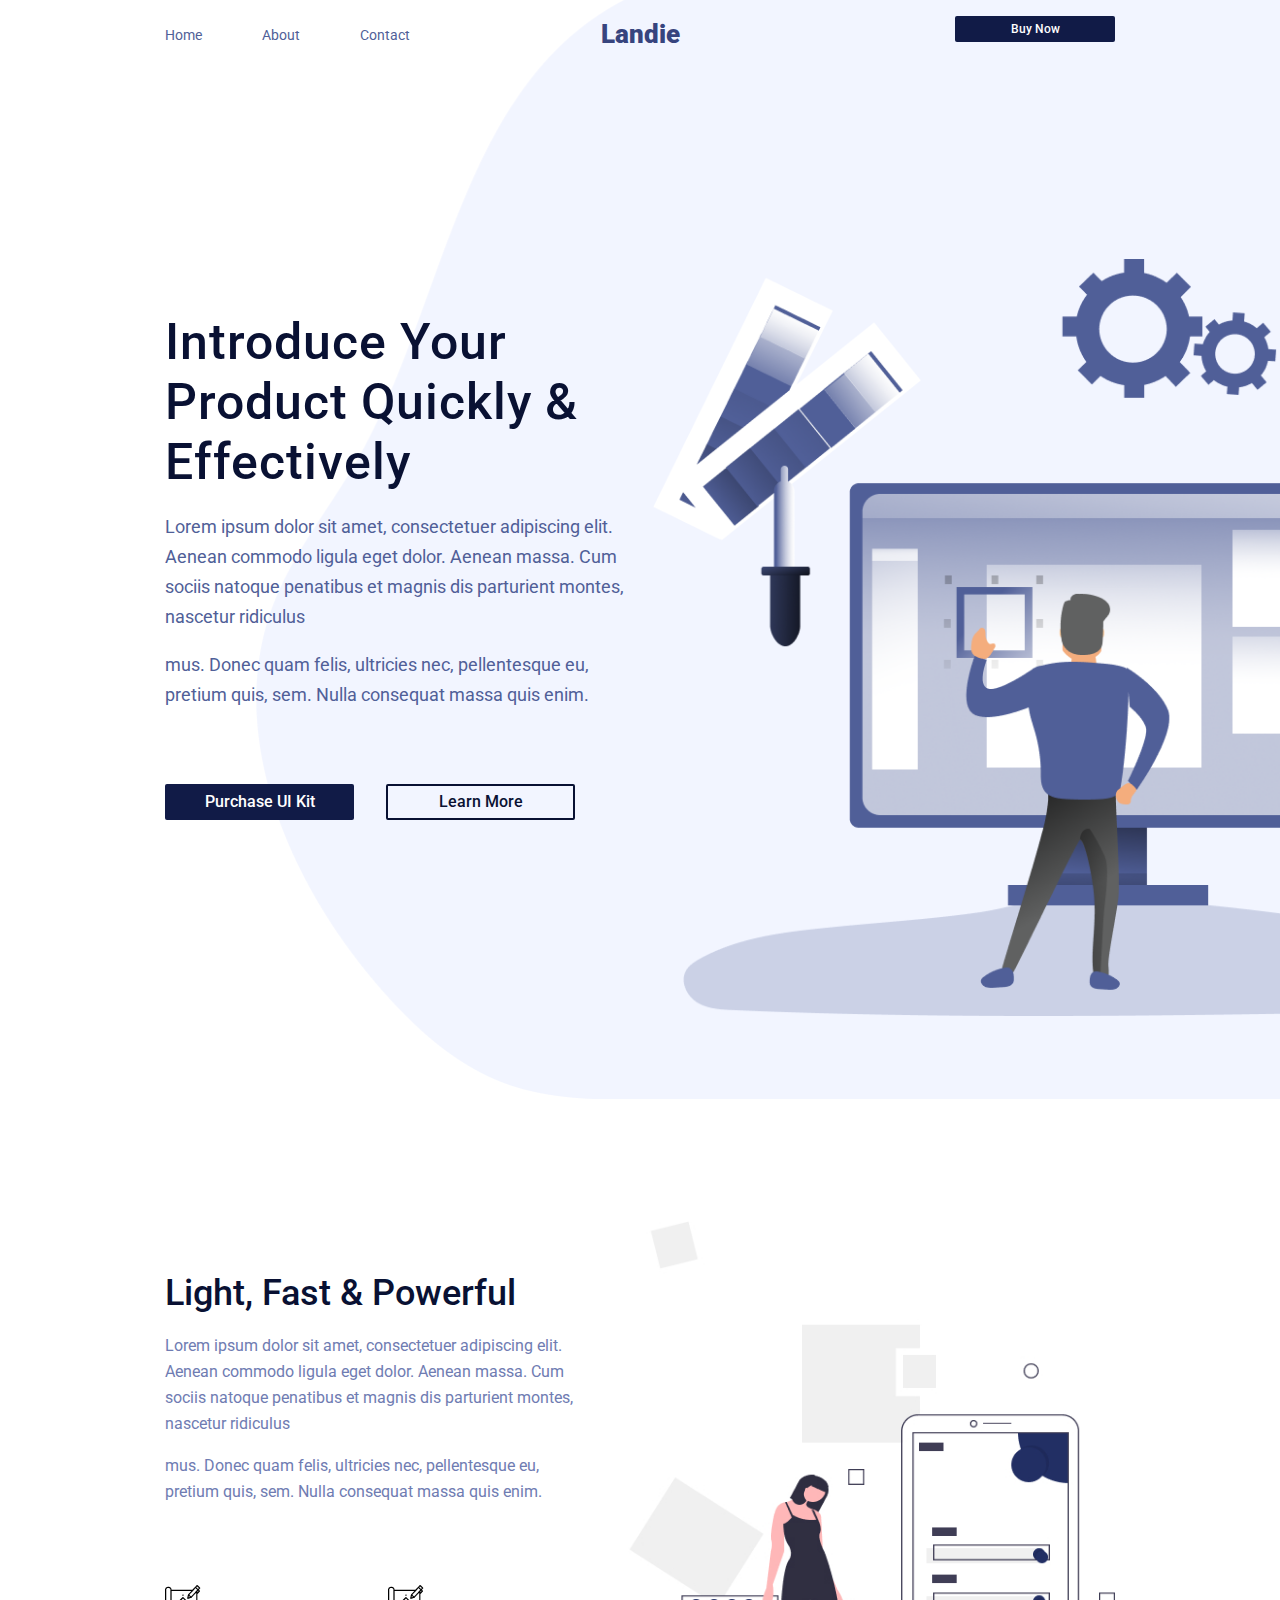
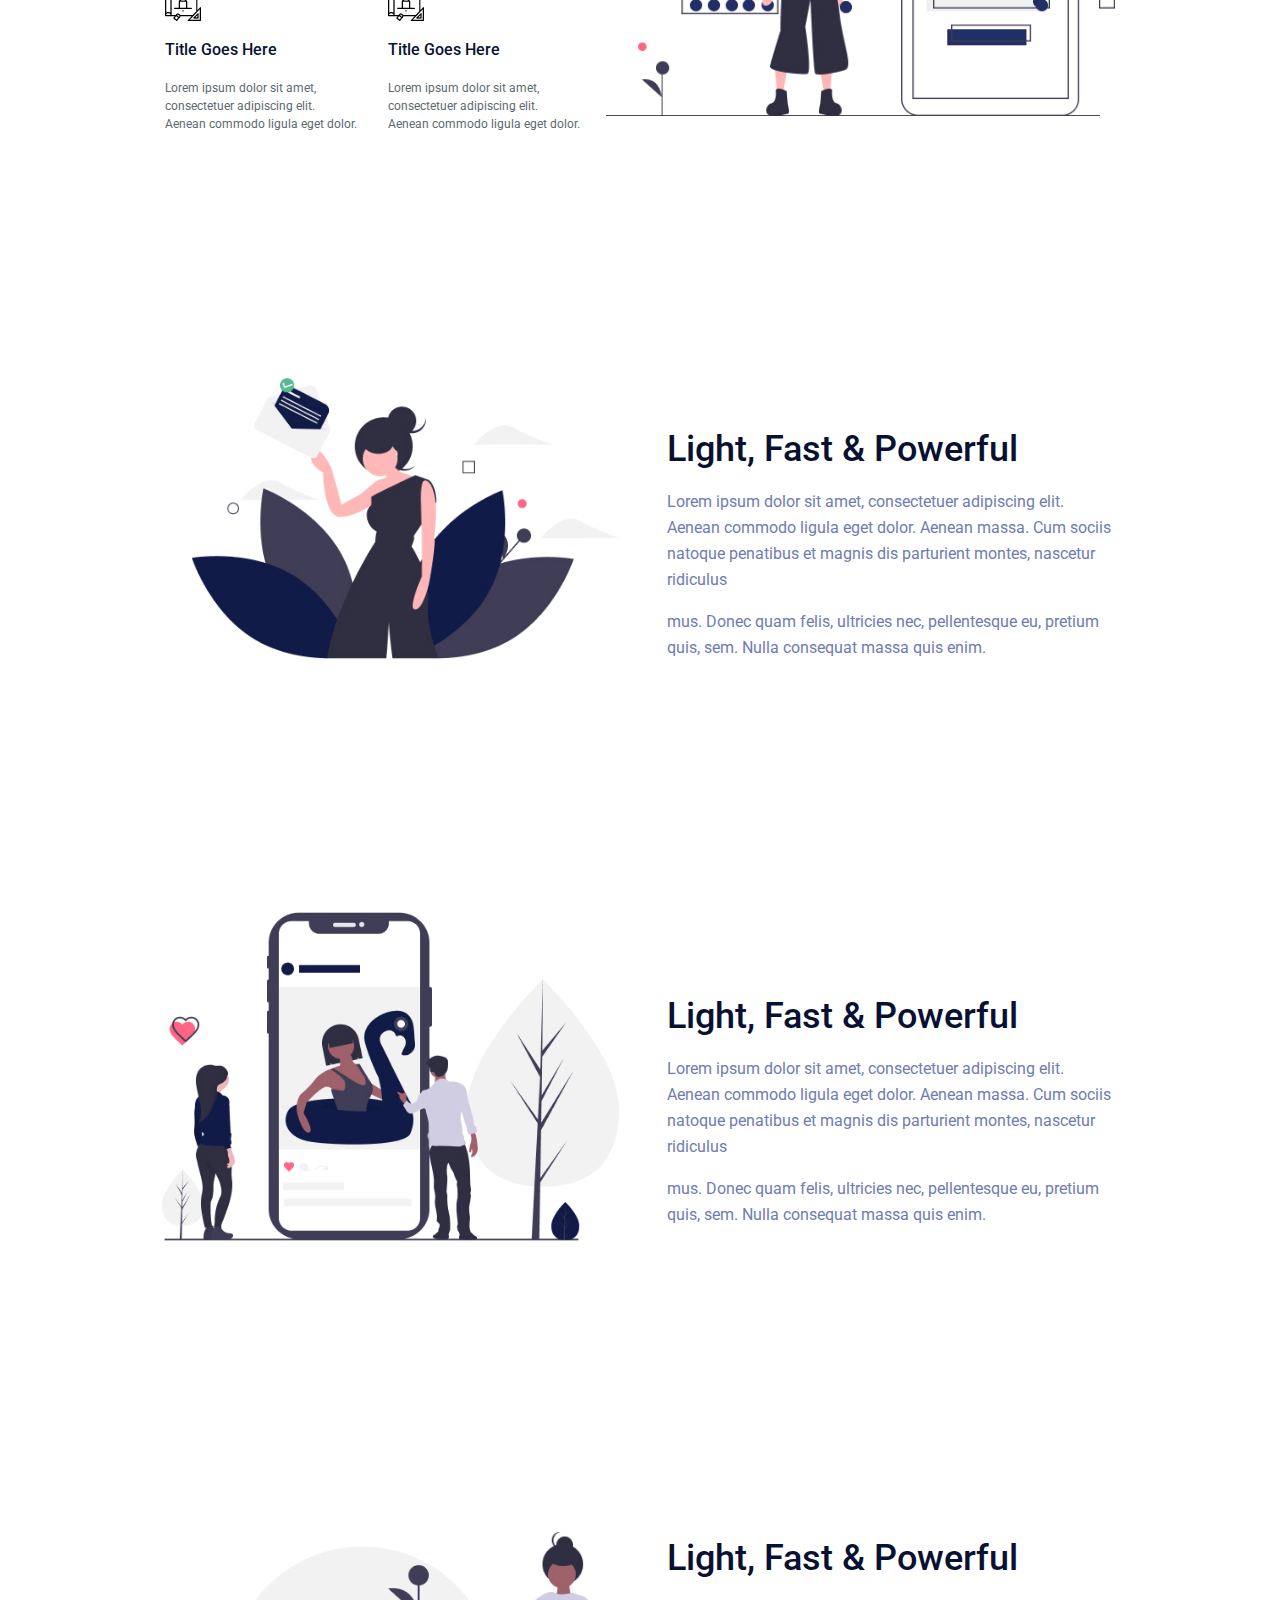
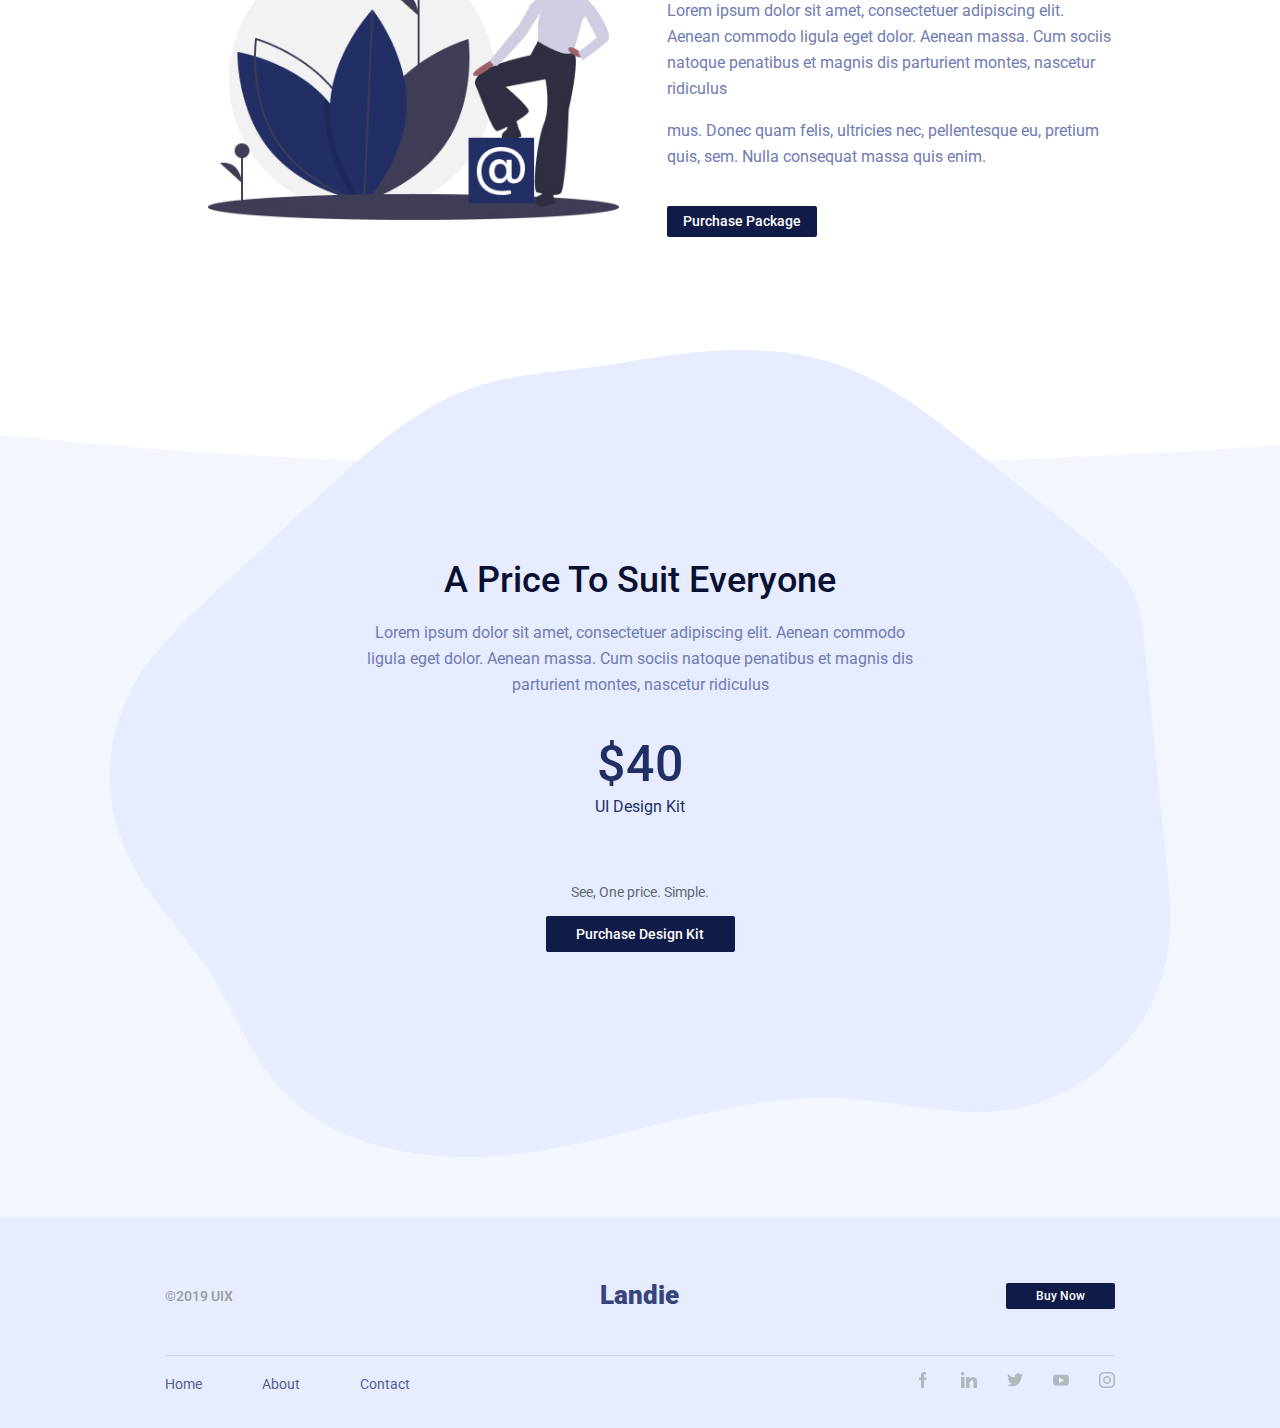
<file: Demo/index.html>
<!DOCTYPE html>
<html lang="ru">

<head>
  <meta charset="UTF-8">
  <meta name="viewport" content="width=device-width, initial-scale=1.0">
  <link rel="stylesheet" href="vendor/normalize.css">
  <link rel="stylesheet" href="pages/index.css">
  <link rel="icon" href="images/Landie.svg">
  <title>Demo</title>
</head>

<body class="page">
  <header class="header page__header" id="start">
    <nav class="naviganion">
      <ul class="navigation__column">
        <li class="navigation__list"><a href="#start" class="navigation__link">Home</a></li>
        <li class="navigation__list"><a href="#info" class="navigation__link">About</a></li>
        <li class="navigation__list"><a href="#links" class="navigation__link">Contact</a></li>
      </ul>
    </nav>
    <h1 class="logo">Landie</h1>
    <button class="button">Buy Now</button>
  </header>
  <main class="main">
    <section class="hero page__hero">
      <img class="hero__image" alt="computer-genius photo" src="images/computer genius.png">
      <div class="hero__cloud"></div>
      <h2 class="hero__title">Introduce Your Product Quickly & Effectively</h2>
      <p class="hero__subtitle">Lorem ipsum dolor sit amet, consectetuer adipiscing elit. Aenean commodo ligula eget
        dolor. Aenean massa. Cum sociis natoque penatibus et magnis dis parturient montes, nascetur ridiculus
      </p>
      <p class="hero__subtitle">mus. Donec quam felis, ultricies nec, pellentesque eu, pretium quis, sem. Nulla
        consequat massa quis enim.</p>
      <div class="hero__container">
        <button class="button hero__button button_size_large">Purchase UI Kit</button>
        <button class="button hero__button button_size_large button_color_transparent">Learn More</button>
      </div>
    </section>

    <section class="products-preview page__products-preview">
      <div class="products-preview__image"></div>
      <div class="products-preview__wrapper">
        <h2 class="content-title products-preview__content-title">Light, Fast & Powerful</h2>
        <p class="content-subtitle products-preview__content-subtitle">Lorem ipsum dolor sit amet, consectetuer
          adipiscing elit. Aenean commodo
          ligula eget dolor. Aenean massa. Cum sociis natoque penatibus et magnis dis parturient montes, nascetur
          ridiculus
        </p>
        <p class="content-subtitle products-preview__content-subtitle">mus. Donec quam felis, ultricies nec,
          pellentesque eu, pretium quis, sem.
          Nulla consequat massa quis enim.</p>
        <div class="products-preview__container">
          <div class="products-preview__card">
            <a href="#" class="products-preview__link"></a>
            <h3 class="products-preview__card-title">Title Goes Here</h3>
            <p class="products-preview__card-text">Lorem ipsum dolor sit amet, consectetuer adipiscing elit. Aenean
              commodo ligula eget dolor. </p>
          </div>
          <div class="products-preview__card">
            <a href="#" class="products-preview__link"></a>
            <h3 class="products-preview__card-title">Title Goes Here</h3>
            <p class="products-preview__card-text">Lorem ipsum dolor sit amet, consectetuer adipiscing elit. Aenean
              commodo ligula eget dolor. </p>
          </div>
        </div>
      </div>
    </section>

    <section class="intro page__intro" id="info">
      <div class="intro__container">
        <div class="kits intro__kits">
          <div class="kits__image kits__image_theme_demo"></div>
          <div class="kits__kit">
            <h3 class="content-title kits__content-title">Light, Fast & Powerful</h3>
            <p class="content-subtitle kits__content-subtitle">Lorem ipsum dolor sit amet, consectetuer adipiscing elit.
              Aenean commodo ligula eget dolor. Aenean massa. Cum sociis natoque penatibus et magnis dis parturient
              montes, nascetur ridiculus</p>
            <p class="content-subtitle kits__content-subtitle">mus. Donec quam felis, ultricies nec, pellentesque eu,
              pretium quis, sem. Nulla
              consequat massa quis enim.</p>
          </div>
        </div>

        <div class="kits intro__kits">
          <div class="kits__image kits__image_theme_design"></div>
          <div class="kits__kit">
            <h3 class="content-title kits__content-title">Light, Fast & Powerful</h3>
            <p class="content-subtitle kits__content-subtitle">Lorem ipsum dolor sit amet, consectetuer adipiscing elit.
              Aenean commodo ligula eget dolor. Aenean massa. Cum sociis natoque penatibus et magnis dis parturient
              montes, nascetur ridiculus
            </p>
            <p class="content-subtitle kits__content-subtitle">mus. Donec quam felis, ultricies nec, pellentesque eu,
              pretium quis, sem. Nulla
              consequat massa quis enim.</p>
          </div>
        </div>

        <div class="kits">
          <div class="kits__image kits__image_theme_code-package"></div>
          <div class="kits__kit">
            <h3 class="content-title kits__content-title">Light, Fast & Powerful</h3>
            <p class="content-subtitle kits__content-subtitle">Lorem ipsum dolor sit amet, consectetuer adipiscing elit.
              Aenean commodo ligula eget dolor. Aenean massa. Cum sociis natoque penatibus et magnis dis parturient
              montes, nascetur ridiculus</p>
            <p class="content-subtitle kits__content-subtitle">mus. Donec quam felis, ultricies nec, pellentesque eu,
              pretium quis, sem. Nulla consequat massa quis enim.</p>
            <button class="button kits__button button_size_small">Purchase Package</button>
          </div>
        </div>
      </div>
    </section>

    <section class="pricing">
      <h2 class="content-title pricing__content-title">A Price To Suit Everyone</h2>
      <p class="content-subtitle pricing__content-subtitle">Lorem ipsum dolor sit amet, consectetuer adipiscing elit.
        Aenean commodo ligula eget dolor. Aenean massa. Cum sociis natoque penatibus et magnis dis parturient montes,
        nascetur ridiculus </p>
      <p class="pricing__cost">$40</p>
      <p class="pricing__product">UI Design Kit</p>
      <p class="pricing__select">See, One price. Simple.</p>
      <button class="button pricing__button button_font-size_small button_size_large">Purchase Design Kit</button>
    </section>
  </main>

  <footer class="footer" id="links">
    <div class="footer__container">
      <p class="footer__copyright">&copy;2019 UIX</p>
      <p class="logo">Landie</p>
      <button class="button button_size_extra-small footer__button">Buy Now</button>
    </div>
    <div class="footer__nav-container">
      <nav class="naviganion">
        <ul class="navigation__column">
          <li class="navigation__list"><a href="#start" class="navigation__link">Home</a></li>
          <li class="navigation__list"><a href="#info" class="navigation__link">About</a></li>
          <li class="navigation__list"><a href="#links" class="navigation__link">Contact</a></li>
        </ul>
      </nav>
      <ul class="footer__column">
        <li class="footer__list"><a href="#" class="footer__link"><svg class="footer__svg" width="16" height="16"
              viewBox="0 0 16 16" fill="none" xmlns="http://www.w3.org/2000/svg">
              <path d="M9 5.5V3.5C9 2.948 9.448 2.5 10 2.5H11V0H9C7.343 0 6 1.343 6 3V5.5H4V8H6V16H9V8H11L12 5.5H9Z"
                 />
            </svg></a></li>
        <li class="footer__list"><a href="#" class="footer__link"><svg class="footer__svg" width="16" height="16"
              viewBox="0 0 16 16" fill="none" xmlns="http://www.w3.org/2000/svg">
              <path fill-rule="evenodd" clip-rule="evenodd"
                d="M3.5 1.75C3.5 2.7165 2.7165 3.5 1.75 3.5C0.783502 3.5 0 2.7165 0 1.75C0 0.783502 0.783502 0 1.75 0C2.7165 0 3.5 0.783502 3.5 1.75ZM0 5H3.578V16H0V5ZM13.2998 5.12119C13.2954 5.11973 13.2909 5.11825 13.2864 5.11678C13.2616 5.10856 13.2367 5.10033 13.21 5.093C13.162 5.082 13.114 5.073 13.065 5.065C12.875 5.027 12.667 5 12.423 5C10.337 5 9.014 6.517 8.578 7.103V5H5V16H8.578V10C8.578 10 11.282 6.234 12.423 9V16H16V8.577C16 6.915 14.861 5.53 13.324 5.129C13.3159 5.12643 13.3078 5.12382 13.2998 5.12119Z"
                 />
            </svg></a></li>
        <li class="footer__list"><a href="#" class="footer__link"><svg class="footer__svg" width="16" height="16"
              viewBox="0 0 16 16" fill="none" xmlns="http://www.w3.org/2000/svg">
              <path
                d="M16 2.87225C15.405 3.13325 14.771 3.30625 14.11 3.39025C14.79 2.98425 15.309 2.34625 15.553 1.57725C14.919 1.95525 14.219 2.22225 13.473 2.37125C12.871 1.73025 12.013 1.33325 11.077 1.33325C9.261 1.33325 7.799 2.80725 7.799 4.61425C7.799 4.87425 7.821 5.12425 7.875 5.36225C5.148 5.22925 2.735 3.92225 1.114 1.93125C0.831 2.42225 0.665 2.98425 0.665 3.58925C0.665 4.72525 1.25 5.73225 2.122 6.31525C1.595 6.30525 1.078 6.15225 0.64 5.91125C0.64 5.92125 0.64 5.93425 0.64 5.94725C0.64 7.54125 1.777 8.86525 3.268 9.17025C3.001 9.24325 2.71 9.27825 2.408 9.27825C2.198 9.27825 1.986 9.26625 1.787 9.22225C2.212 10.5213 3.418 11.4763 4.852 11.5073C3.736 12.3803 2.319 12.9063 0.785 12.9063C0.516 12.9063 0.258 12.8943 0 12.8613C1.453 13.7983 3.175 14.3333 5.032 14.3333C11.068 14.3333 14.368 9.33325 14.368 4.99925C14.368 4.85425 14.363 4.71425 14.356 4.57525C15.007 4.11325 15.554 3.53625 16 2.87225Z"
                 />
            </svg></a></li>
        <li class="footer__list"><a href="#" class="footer__link"><svg class="footer__svg" width="16" height="16"
              viewBox="0 0 16 16" fill="none" xmlns="http://www.w3.org/2000/svg">
              <path fill-rule="evenodd" clip-rule="evenodd"
                d="M13.456 2.75875C14.415 2.81275 14.886 2.95475 15.32 3.72675C15.772 4.49775 16 5.82575 16 8.16475V8.16775V8.17275C16 10.5007 15.772 11.8387 15.321 12.6017C14.887 13.3737 14.416 13.5137 13.457 13.5787C12.498 13.6337 10.089 13.6667 8.002 13.6667C5.911 13.6667 3.501 13.6337 2.543 13.5777C1.586 13.5127 1.115 13.3727 0.677 12.6007C0.23 11.8377 0 10.4997 0 8.17175V8.16975V8.16675V8.16375C0 5.82575 0.23 4.49775 0.677 3.72675C1.115 2.95375 1.587 2.81275 2.544 2.75775C3.501 2.69375 5.911 2.66675 8.002 2.66675C10.089 2.66675 12.498 2.69375 13.456 2.75875ZM11 8.16675L6 5.16675V11.1667L11 8.16675Z"
                 />
            </svg></a></li>
        <li class="footer__list"><a href="#" class="footer__link"><svg class="footer__svg" width="16" height="16"
              viewBox="0 0 16 16" fill="none" xmlns="http://www.w3.org/2000/svg">
              <path fill-rule="evenodd" clip-rule="evenodd"
                d="M5 0H11C13.761 0 16 2.239 16 5V11C16 13.761 13.761 16 11 16H5C2.239 16 0 13.761 0 11V5C0 2.239 2.239 0 5 0ZM11 14.5C12.93 14.5 14.5 12.93 14.5 11V5C14.5 3.07 12.93 1.5 11 1.5H5C3.07 1.5 1.5 3.07 1.5 5V11C1.5 12.93 3.07 14.5 5 14.5H11ZM4 8C4 5.791 5.791 4 8 4C10.209 4 12 5.791 12 8C12 10.209 10.209 12 8 12C5.791 12 4 10.209 4 8ZM5.5 8C5.5 9.378 6.622 10.5 8 10.5C9.378 10.5 10.5 9.378 10.5 8C10.5 6.621 9.378 5.5 8 5.5C6.622 5.5 5.5 6.621 5.5 8ZM12.833 3.7C12.833 3.99437 12.5944 4.233 12.3 4.233C12.0057 4.233 11.767 3.99437 11.767 3.7C11.767 3.40564 12.0057 3.167 12.3 3.167C12.5944 3.167 12.833 3.40564 12.833 3.7Z"
                 />
            </svg></a></li>
      </ul>
    </div>
  </footer>
<script src='script.js'></script>
</body>

</html>
</file>
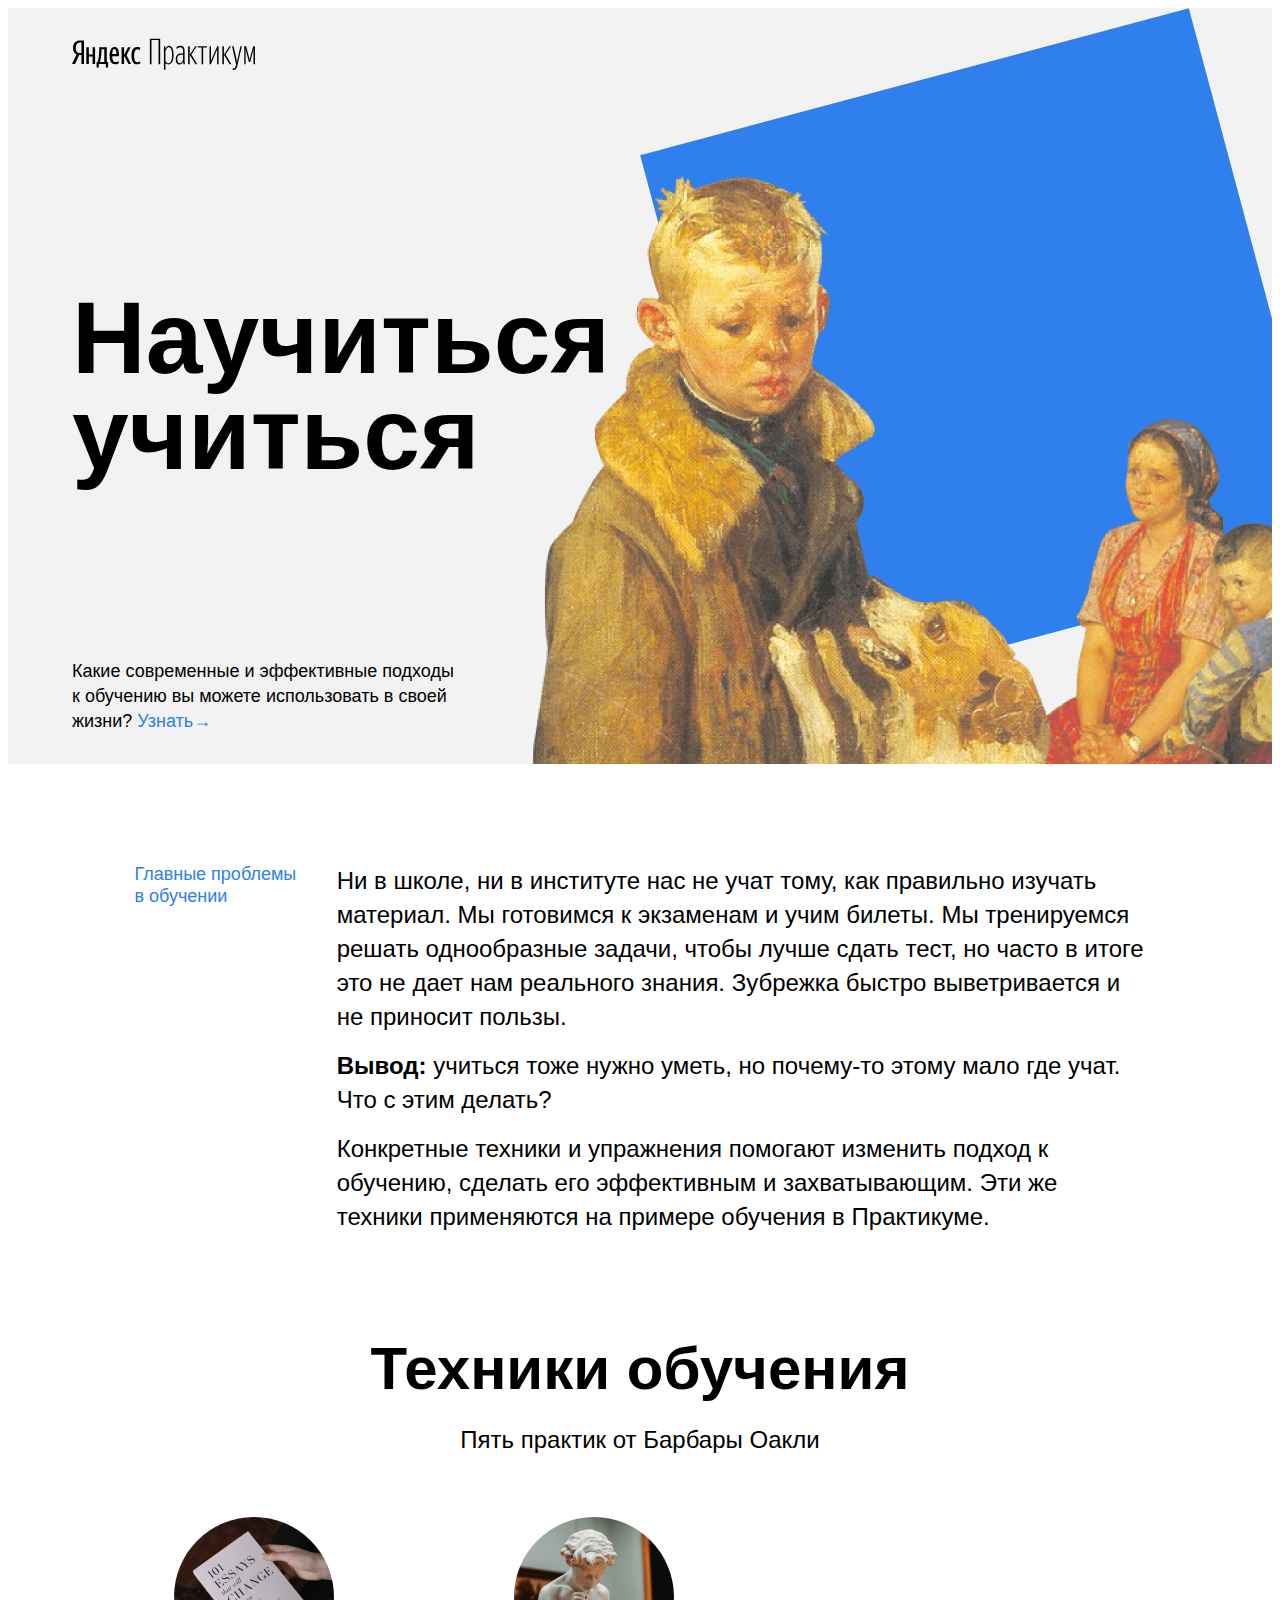
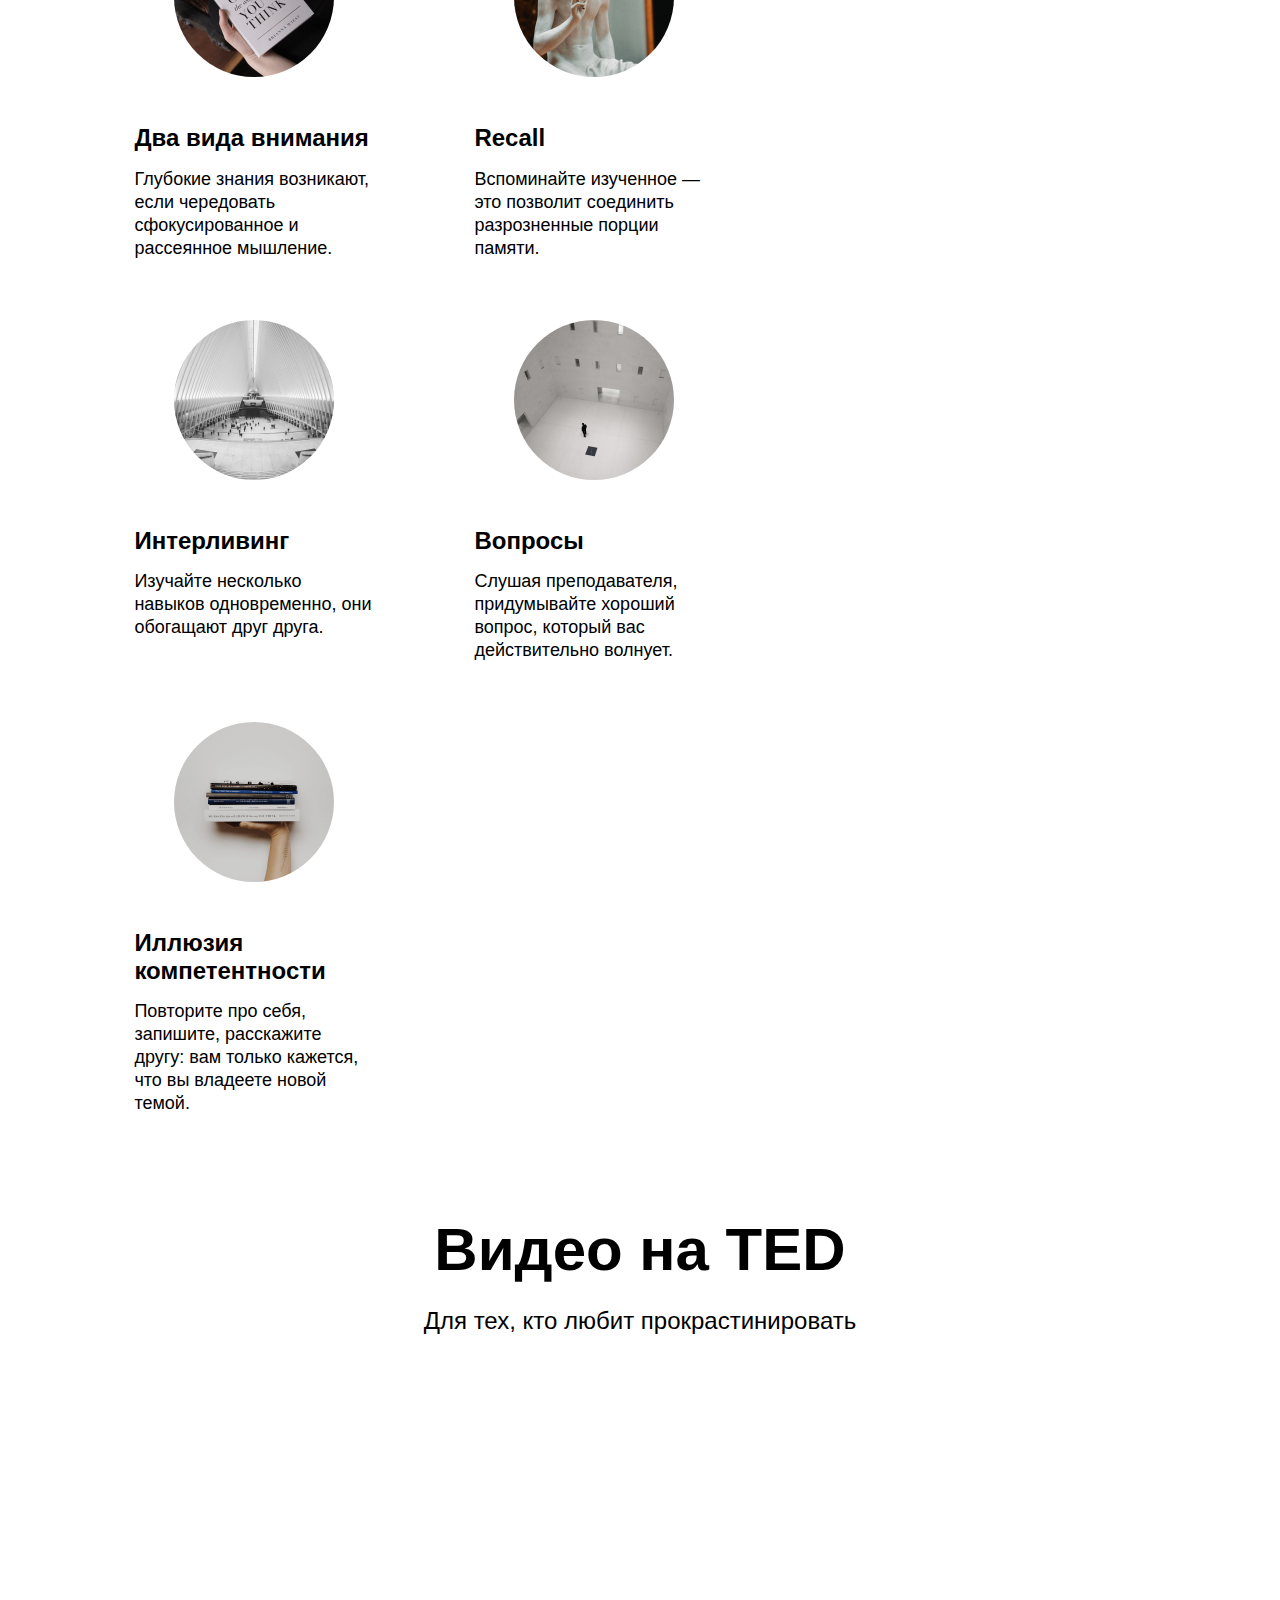
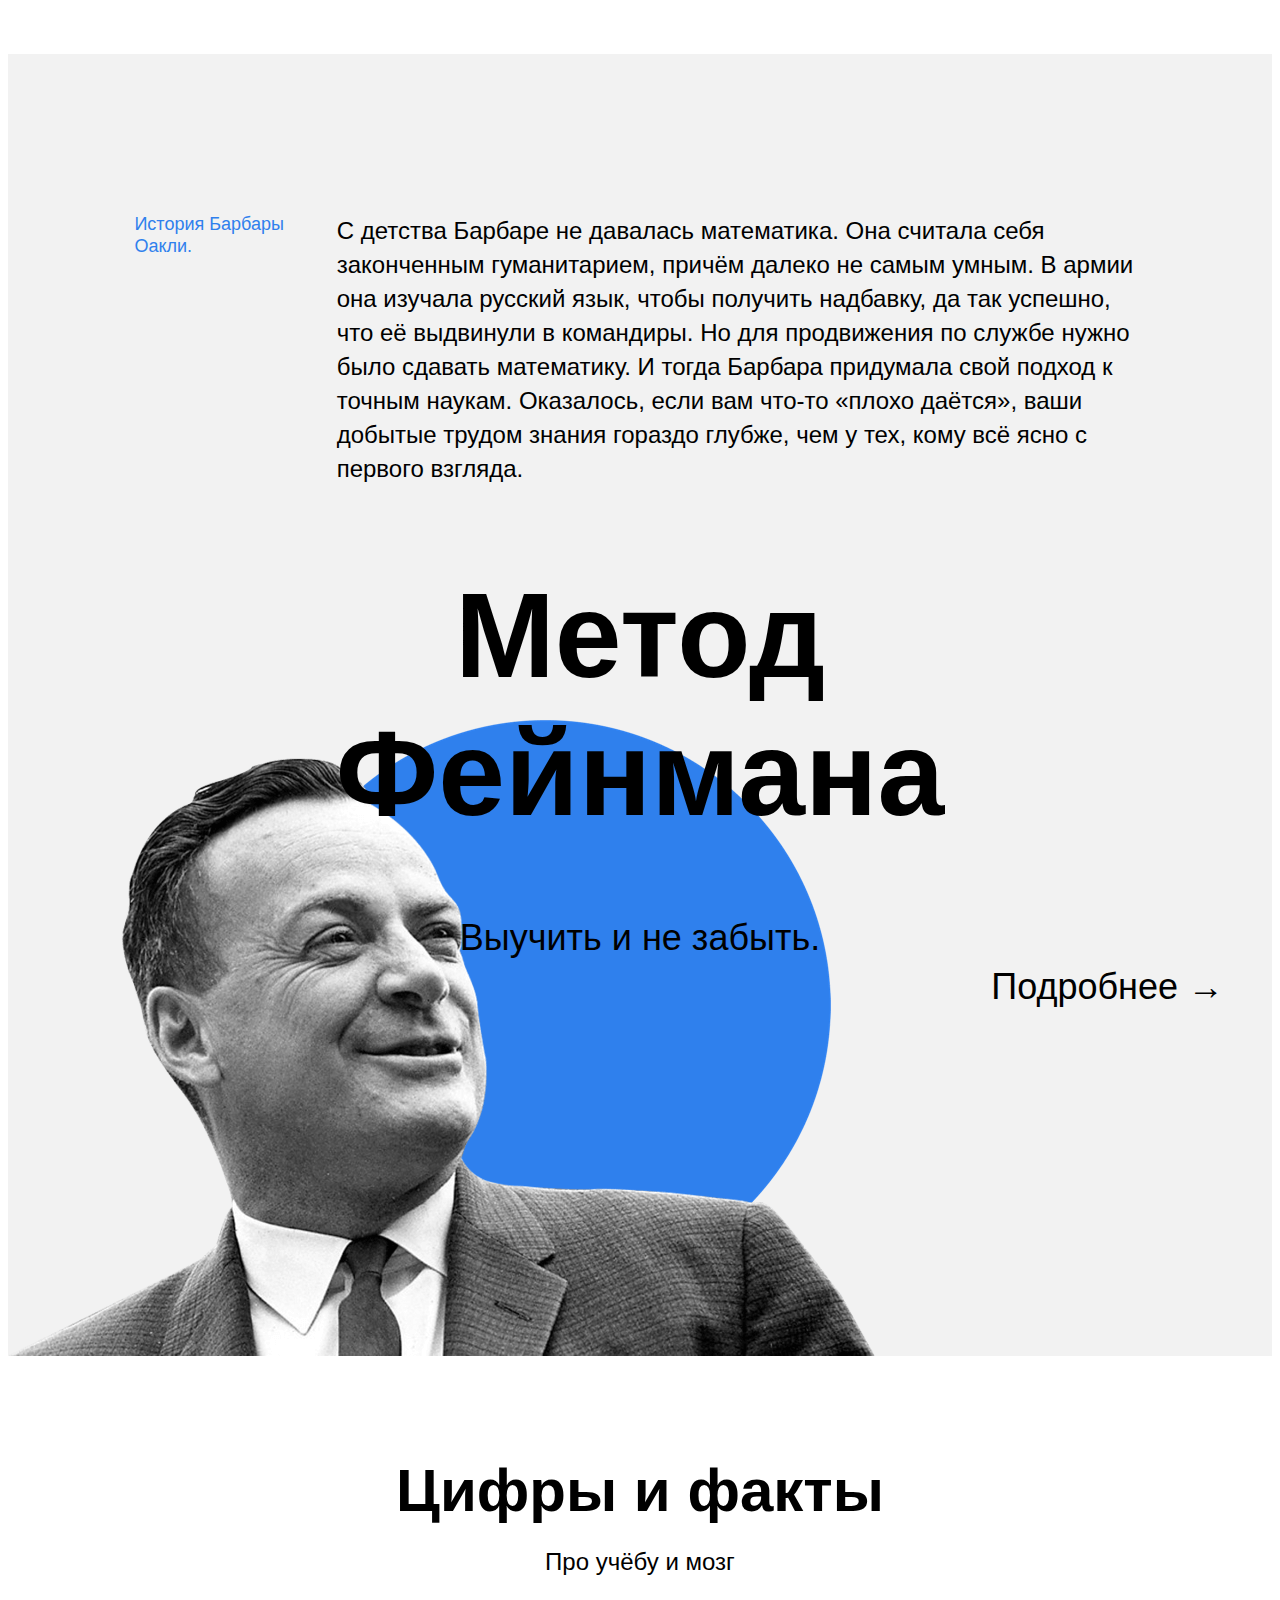
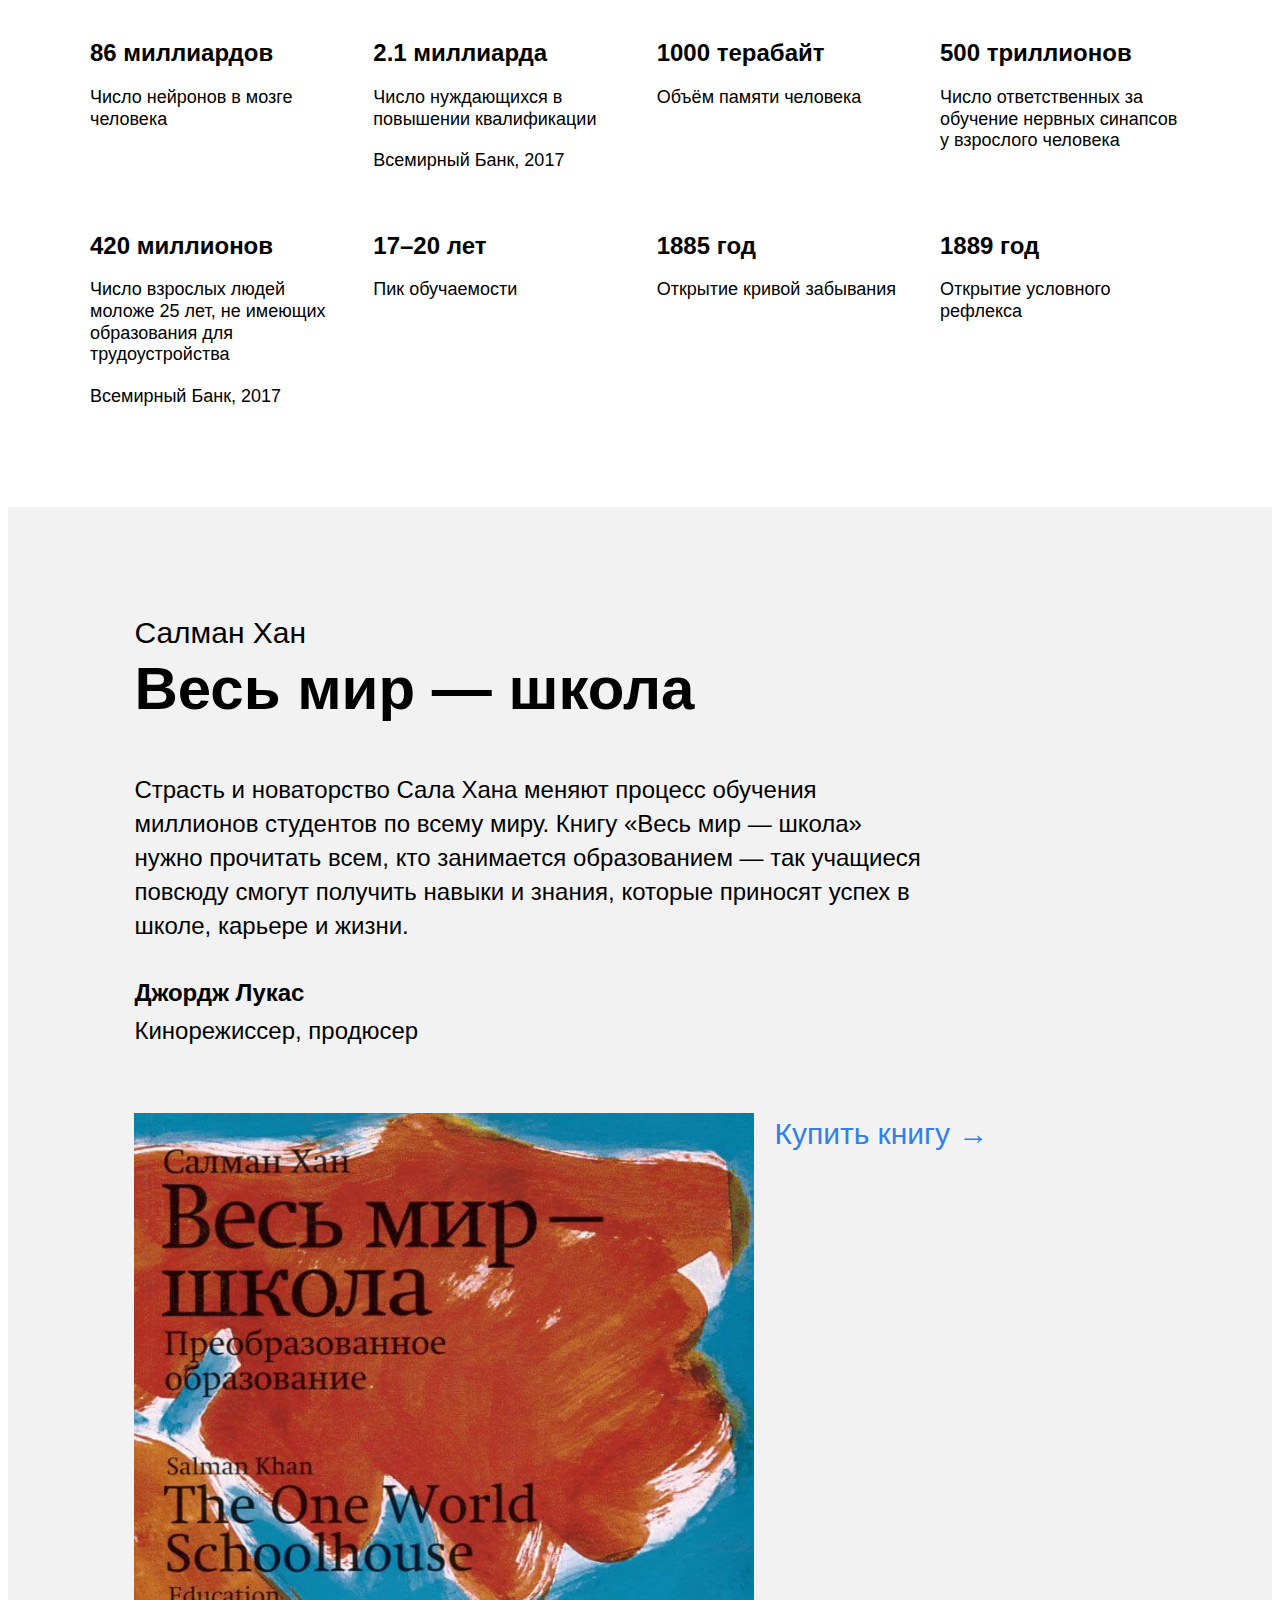
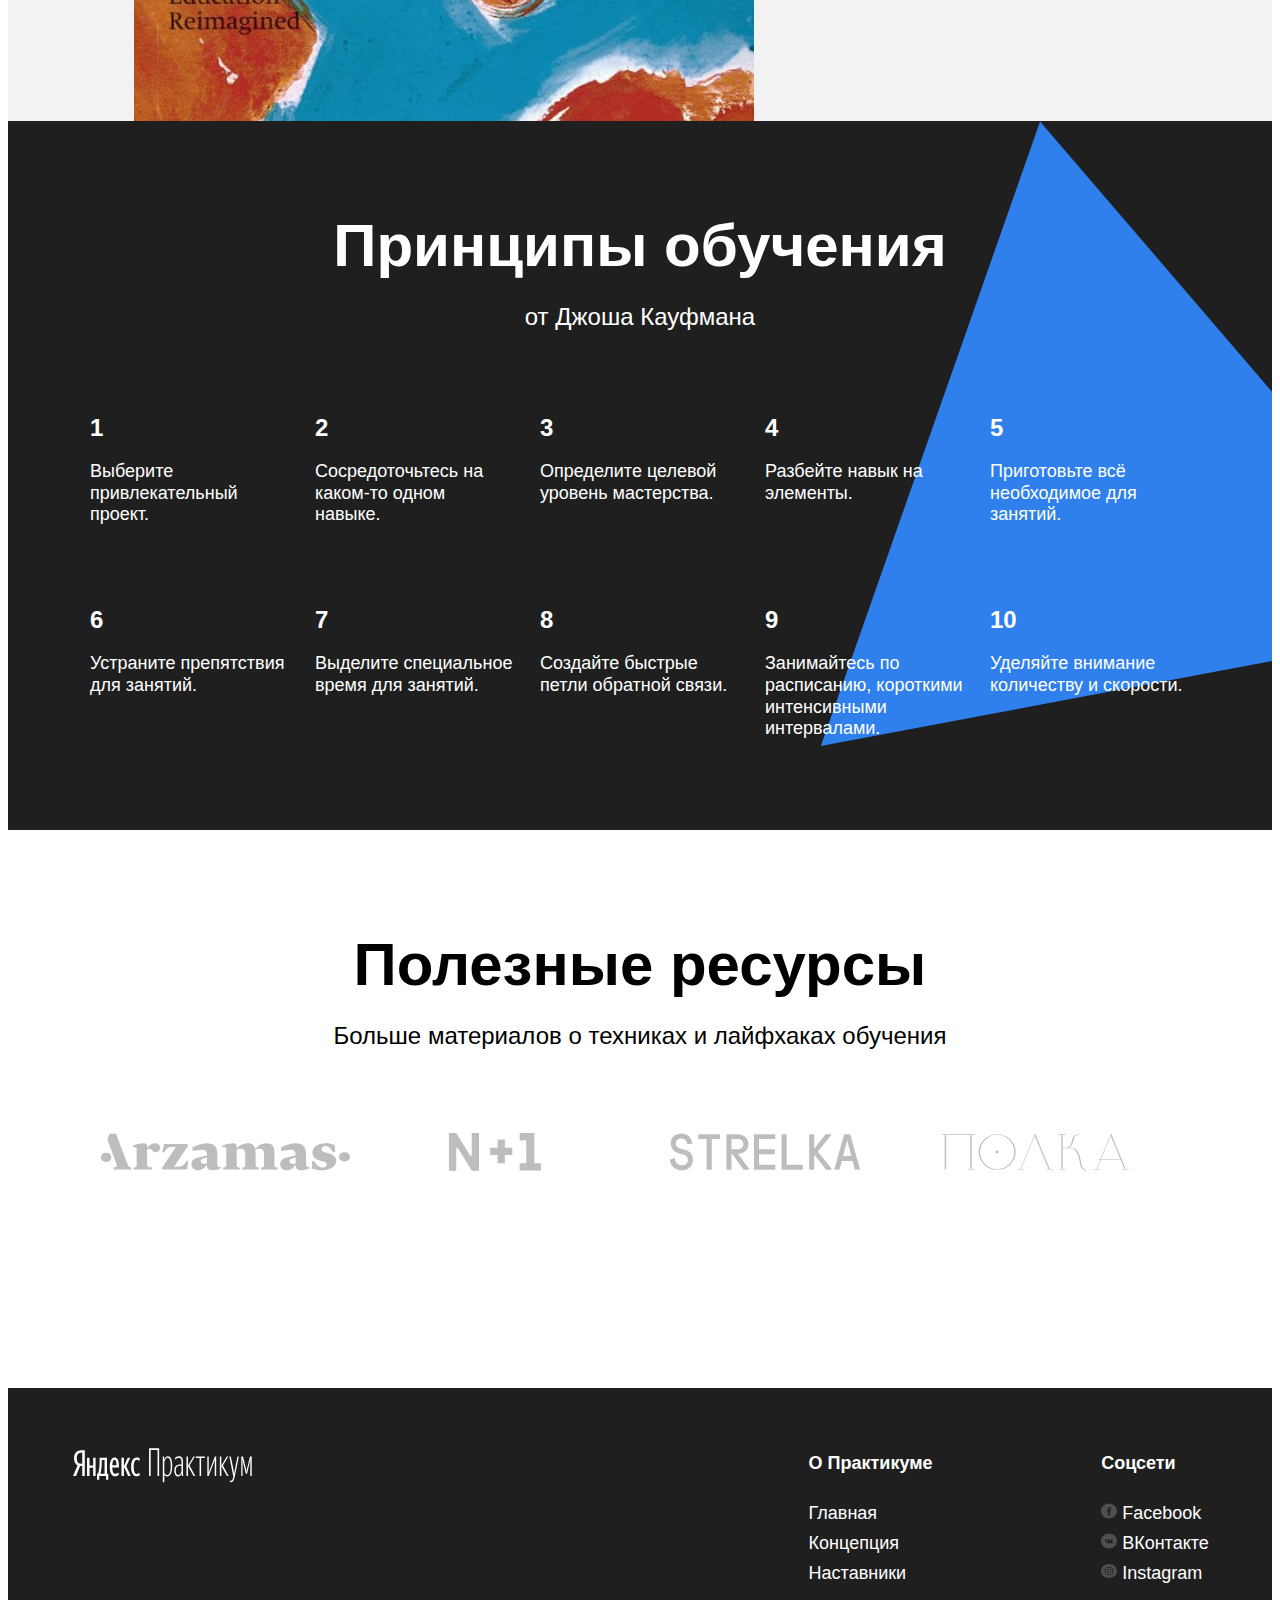
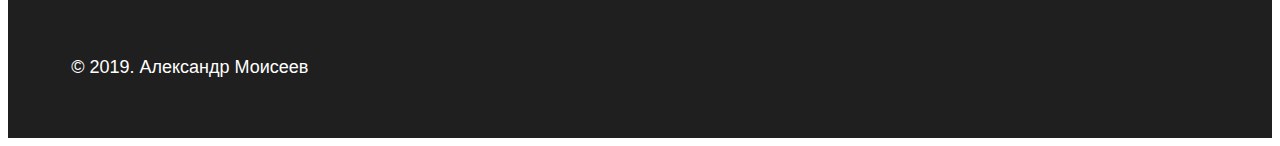
<file: learn_to_learn/index.html>
<!DOCTYPE html>
<html lang="ru">
<head>
  <meta charset="UTF-8">
  <meta name="viewport" content="width=device-width, initial-scale=1.0">
  <meta name="description" content="первый проект">
  <meta name="keywords" content="HTML5, CSS">
  <meta name="author" content="Александр Моисеев"
  <link rel="stylesheet" href="styles/normalize.css">
  <link rel="stylesheet" href="styles/style.css">
  <title>Научиться учиться</title>
</head>

<body>
<div class="page">
  <header class="header">
    <div class="logo logo_place-header"></div>
    <h1 class="header__title">Научиться учиться</h1>
    <p class="header__subtitle">Какие современные и эффективные подходы к обучению вы можете использовать в
      своей жизни?
      <a class="header__link" href="#">Узнать&rarr;</a></p>
    <div class="header__main-illustration"></div>
    <div class="header__square-pic"></div>

  </header>
  <main class="content">
    <section class="description">
      <div class="two-columns">
        <h2 class="two-columns__brief">Главные проблемы в обучении</h2>

        <div class="two-columns__main-text">
          <p class="two-columns__paragraph">Ни в школе, ни в институте нас не учат тому, как правильно
            изучать материал. Мы готовимся к экзаменам и учим билеты. Мы тренируемся решать однообразные
            задачи, чтобы лучше сдать тест, но часто в итоге это не дает нам реального знания. Зубрежка
            быстро выветривается и не приносит пользы.</p>
          <p class="two-columns__paragraph"><span class="span-accent">Вывод:</span> учиться тоже нужно
            уметь, но почему-то этому мало где учат. Что с этим делать?</p>
          <p class="two-columns__paragraph">Конкретные техники и упражнения помогают изменить подход к
            обучению, сделать его эффективным и захватывающим. Эти же техники применяются на примере
            обучения в Практикуме.</p>
        </div>
      </div>
    </section>

    <section class="technics">
      <h2 class="section-title section-title_line-height">Техники обучения</h2>
      <p class="section-subtitle">Пять практик от Барбары Оакли</p>
      <div class="cards">
        <div class="cards__item">
          <img src="images/attention.png" alt="фотография книги" class="cards__image">
          <h3 class="cards__title">Два вида внимания</h3>
          <p class="cards__description">Глубокие знания возникают, если чередовать сфокусированное и рассеянное
            мышление.</p>
        </div>
        <div class="cards__item">
          <img src="images/recall.png" alt="фотография статуи" class="cards__image">
          <h3 class="cards__title">Recall</h3>
          <p class="cards__description">Вспоминайте изученное — это позволит соединить разрозненные порции памяти.</p>
        </div>
        <div class="cards__item">
          <img src="images/interliving.png" alt="фотография купола" class="cards__image">
          <h3 class="cards__title">Интерливинг</h3>
          <p class="cards__description">Изучайте несколько навыков одновременно, они обогащают друг друга.</p>
        </div>
        <div class="cards__item">
          <img src="images/question.png" alt="фотография пустого помещения" class="cards__image">
          <h3 class="cards__title">Вопросы</h3>
          <p class="cards__description">Слушая преподавателя, придумывайте хороший вопрос, который вас действительно
            волнует.</p>
        </div>
        <div class="cards__item">
          <img src="images/competence.png" alt="фотография стопки книг" class="cards__image">
          <h3 class="cards__title">Иллюзия компетентности</h3>
          <p class="cards__description">Повторите про себя, запишите, расскажите другу: вам только кажется, что вы
            владеете новой темой.</p>
        </div>
      </div>
    </section>

    <section class="video">
      <h2 class="section-title section-title_line-height">Видео нa TED</h2>
      <p class="section-subtitle">Для тех, кто любит прокрастинировать</p>
      <div class="video__iframes">
        <iframe class="video__iframe" src="https://www.youtube.com/embed/arj7oStGLkU" allow="accelerometer; autoplay; encrypted-media; gyroscope; picture-in-picture" allowfullscreen=""></iframe>
        <iframe class="video__iframe" src="https://www.youtube.com/embed/5MgBikgcWnY" allow="accelerometer; autoplay; encrypted-media; gyroscope; picture-in-picture" allowfullscreen=""></iframe>
      </div>
    </section>

    <section class="oakley">
      <div class="two-columns two-columns_padding">
        <h2 class="two-columns__brief">История Барбары Оакли.</h2>

        <div class="two-columns__main-text">
          <p class="two-columns__paragraph">С детства Барбаре не давалась математика. Она считала себя законченным
            гуманитарием, причём далеко не самым умным. В армии она изучала русский язык, чтобы получить надбавку, да
            так успешно, что её выдвинули в командиры. Но для продвижения по службе нужно было сдавать математику. И
            тогда Барбара придумала свой подход к точным наукам. Оказалось, если вам что-то «плохо даётся», ваши
            добытые трудом знания гораздо глубже, чем у тех, кому всё ясно с первого взгляда.</p>
        </div>
      </div>
    </section>

    <section class="feinman">
      <h2 class="feinman__title">Метод Фейнмана</h2>
      <p class="feinman__subtitle">Выучить и не забыть.</p>
      <a class="feinman__link" href="#">Подробнее &rarr;</a>
      <div class="feinman__picture"></div>
    </section>

    <section class="digits">
      <h2 class="section-title">Цифры и факты</h2>
      <p class="section-subtitle">Про учёбу и мозг</p>

      <div class="table table_margin_bottom">
        <div class="table__cell">
          <h2 class="table__heading">86 миллиардов</h2>
          <p class="table__text">Число нейронов в мозге человека</p>
        </div>

        <div class="table__cell">
          <h2 class="table__heading">2.1 миллиарда</h2>
          <p class="table__text">Число нуждающихся в повышении квалификации</p>
          <p class="table__text">Всемирный Банк, 2017</p>
        </div>

        <div class="table__cell">
          <h2 class="table__heading">1000 терабайт</h2>
          <p class="table__text">Объём памяти человека</p>
        </div>

        <div class="table__cell">
          <h2 class="table__heading">500 триллионов</h2>
          <p class="table__text">Число ответственных за обучение нервных синапсов у взрослого человека</p>
        </div>

        <div class="table__cell">
          <h2 class="table__heading">420 миллионов</h2>
          <p class="table__text">Число взрослых людей моложе 25 лет, не имеющих образования для
            трудоустройства</p>
          <p class="table__text">Всемирный Банк, 2017</p>
        </div>

        <div class="table__cell">
          <h2 class="table__heading">17–20 лет</h2>
          <p class="table__text">Пик обучаемости</p>
        </div>

        <div class="table__cell">
          <h2 class="table__heading">1885 год</h2>
          <p class="table__text">Открытие кривой забывания</p>
        </div>

        <div class="table__cell">
          <h2 class="table__heading">1889 год</h2>
          <p class="table__text">Открытие условного рефлекса</p>
        </div>
      </div>
    </section>

    <section class="khan">
      <div class="khan__container">
        <p class="khan__author">Салман Хан</p>
        <h2 class="khan__title">Весь мир — школа</h2>
        <blockquote class="khan__quote">Страсть и новаторство Сала Хана меняют процесс обучения миллионов студентов по
          всему
          миру. Книгу «Весь мир — школа» нужно прочитать всем, кто занимается образованием — так учащиеся повсюду
          смогут получить навыки и знания, которые приносят успех в школе, карьере и жизни.
        </blockquote>
        <p class="khan__quote-author">Джордж Лукас</p>
        <p class="khan__quote-author-subline">Кинорежиссер, продюсер</p>
        <div class="khan__book-container">
          <div class="khan__book-pic"></div>
          <a href="#" class="khan__buy-link">Купить книгу &rarr;</a>
        </div>
      </div>
    </section>

    <section class="kaufman">
      <h2 class="section-title section-title_theme_dark">Принципы обучения</h2>

      <p class="section-subtitle section-subtitle_theme_dark">от Джоша Кауфмана</p>

      <div class="table table_theme_dark">
        <div class="table__cell table__cell_theme_dark">
          <h2 class="table__heading table__heading_theme_dark">1</h2>
          <p class="table__text table__text_theme_dark">Выберите привлекательный проект.</p>
        </div>

        <div class="table__cell table__cell_theme_dark">
          <h2 class="table__heading table__heading_theme_dark">2</h2>
          <p class="table__text table__text_theme_dark">Сосредоточьтесь на каком-то одном навыке.</p>
        </div>

        <div class="table__cell table__cell_theme_dark">
          <h2 class="table__heading table__heading_theme_dark">3</h2>
          <p class="table__text table__text_theme_dark">Определите целевой уровень мастерства.</p>
        </div>

        <div class="table__cell table__cell_theme_dark">
          <h2 class="table__heading table__heading_theme_dark">4</h2>
          <p class="table__text table__text_theme_dark">Разбейте навык на элементы.</p>
        </div>

        <div class="table__cell table__cell_theme_dark">
          <h2 class="table__heading table__heading_theme_dark">5</h2>
          <p class="table__text table__text_theme_dark">Приготовьте всё необходимое для занятий.</p>
        </div>

        <div class="table__cell table__cell_theme_dark">
          <h2 class="table__heading table__heading_theme_dark">6</h2>
          <p class="table__text table__text_theme_dark">Устраните препятствия для занятий.</p>
        </div>

        <div class="table__cell table__cell_theme_dark">
          <h2 class="table__heading table__heading_theme_dark">7</h2>
          <p class="table__text table__text_theme_dark">Выделите специальное время для занятий.</p>
        </div>

        <div class="table__cell table__cell_theme_dark">
          <h2 class="table__heading table__heading_theme_dark">8</h2>
          <p class="table__text table__text_theme_dark">Создайте быстрые петли обратной связи.</p>
        </div>

        <div class="table__cell table__cell_theme_dark">
          <h2 class="table__heading table__heading_theme_dark">9</h2>
          <p class="table__text table__text_theme_dark">Занимайтесь по расписанию, короткими интенсивными
            интервалами.</p>
        </div>

        <div class="table__cell table__cell_theme_dark">
          <h2 class="table__heading table__heading_theme_dark">10</h2>
          <p class="table__text table__text_theme_dark">Уделяйте внимание количеству и скорости.</p>
        </div>
        <div class="kaufman__triangle"></div>
      </div>
    </section>

    <section class="resources">
      <h2 class="section-title">Полезные ресурсы</h2>
      <p class="section-subtitle">Больше материалов о техниках и лайфхаках обучения</p>
      <div class="resources__logo-zone">
        <a href="https://arzamas.academy/" class="resources__logo resources__logo_arzamas" target="blank"></a>
        <a href="https://nplus1.ru/" class="resources__logo resources__logo_nplus1" target="blank"></a>
        <a href="https://strelka.com/ru" class="resources__logo resources__logo_strelka" target="blank"></a>
        <a href="https://polka.academy/" class="resources__logo resources__logo_polka" target="blank"></a>
      </div>
    </section>
  </main>

  <footer class="footer">
    <div class="footer__columns">
      <div class="footer__column footer__column_content_copyright">
        <div class="logo logo_place_footer"></div>
        <p class="footer__author">© 2019. Александр Моисеев</p>
      </div>
      <div class="footer__column footer__column_content_info">
        <h3 class="footer__column-heading">О Практикуме</h3>
        <ul class="footer__column-links">
          <li class="footer__paragraph"><a class="footer__link" href="#">Главная</a></li>
          <li class="footer__paragraph"><a class="footer__link" href="#">Концепция</a></li>
          <li class="footer__paragraph"><a class="footer__link" href="#">Наставники</a></li>
        </ul>
      </div>
      <div class="footer__column footer__column_content_social">
        <h3 class="footer__column-heading">Соцсети</h3>
        <ul class="footer__column-links">
          <li class="footer__paragraph"><a class="footer__link" href="https://www.facebook.com/yandex.praktikum/" target="blank"><img src="images/facebook_white.svg" alt="facebook" class="footer__social-icon">
            Facebook</a></li>
          <li class="footer__paragraph"><a class="footer__link" href="https://vk.com/yandex.praktikum" target="blank"><img src="images/vk_white.svg" alt="vkontakte" class="footer__social-icon"> ВКонтакте</a>
          </li>
          <li class="footer__paragraph"><a class="footer__link" href="https://www.instagram.com/yndx.praktikum/" target="blank"><img src="images/instagram_white.svg" alt="instagram" class="footer__social-icon">
            Instagram</a></li>
        </ul>
      </div>

    </div>

  </footer>
</div>


</body>
</html>
</file>
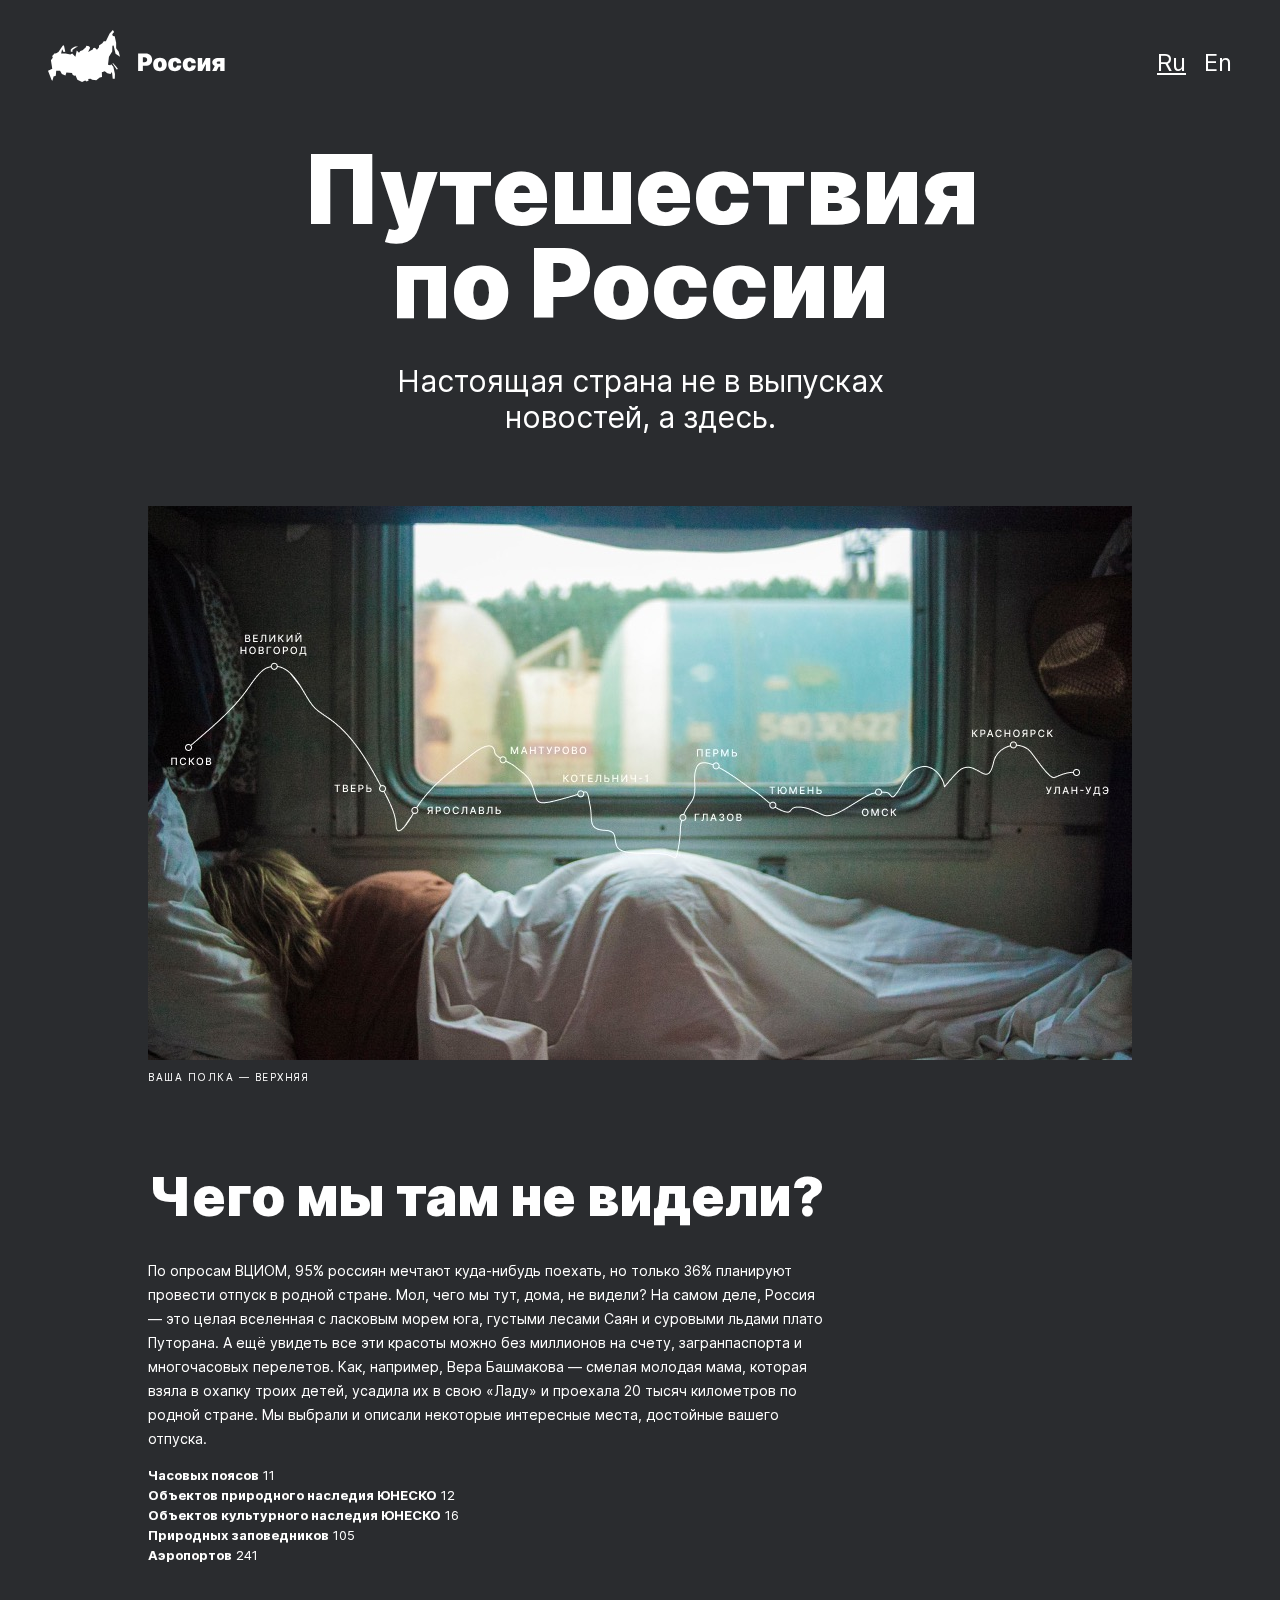
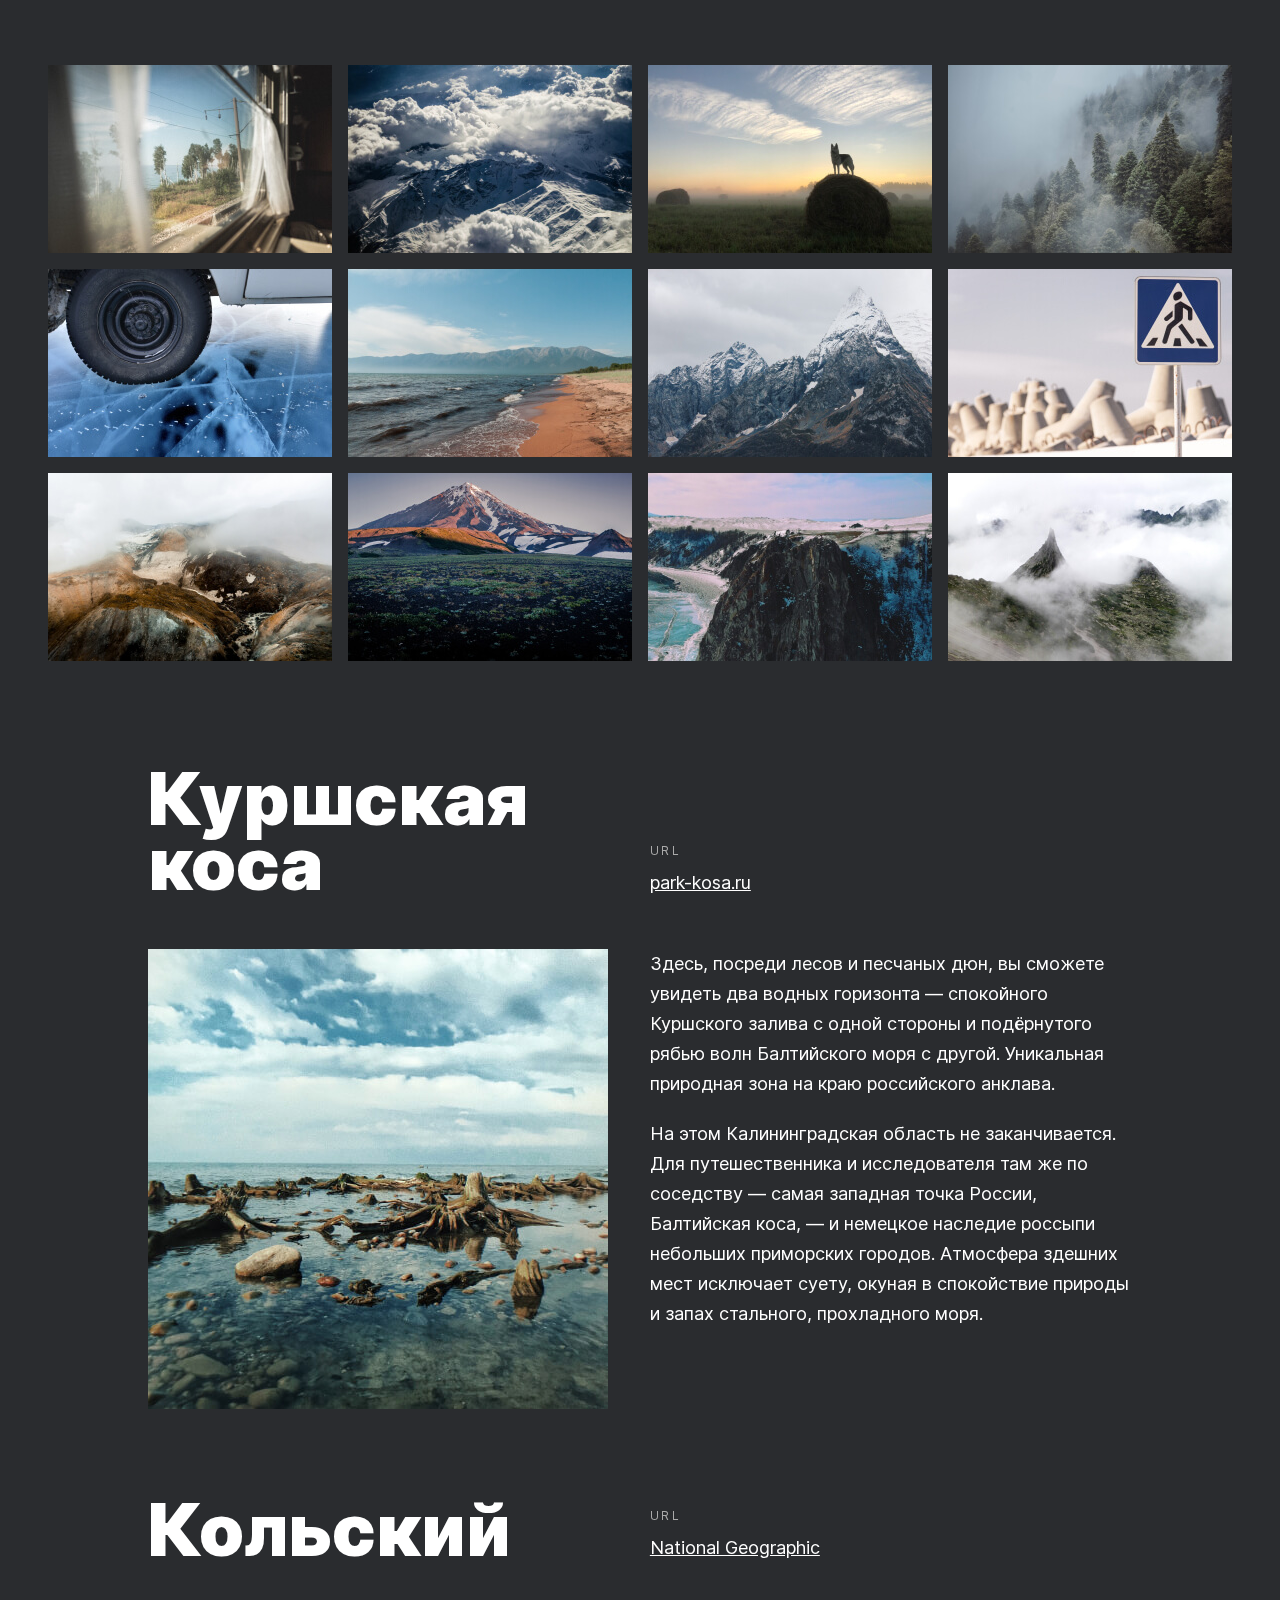
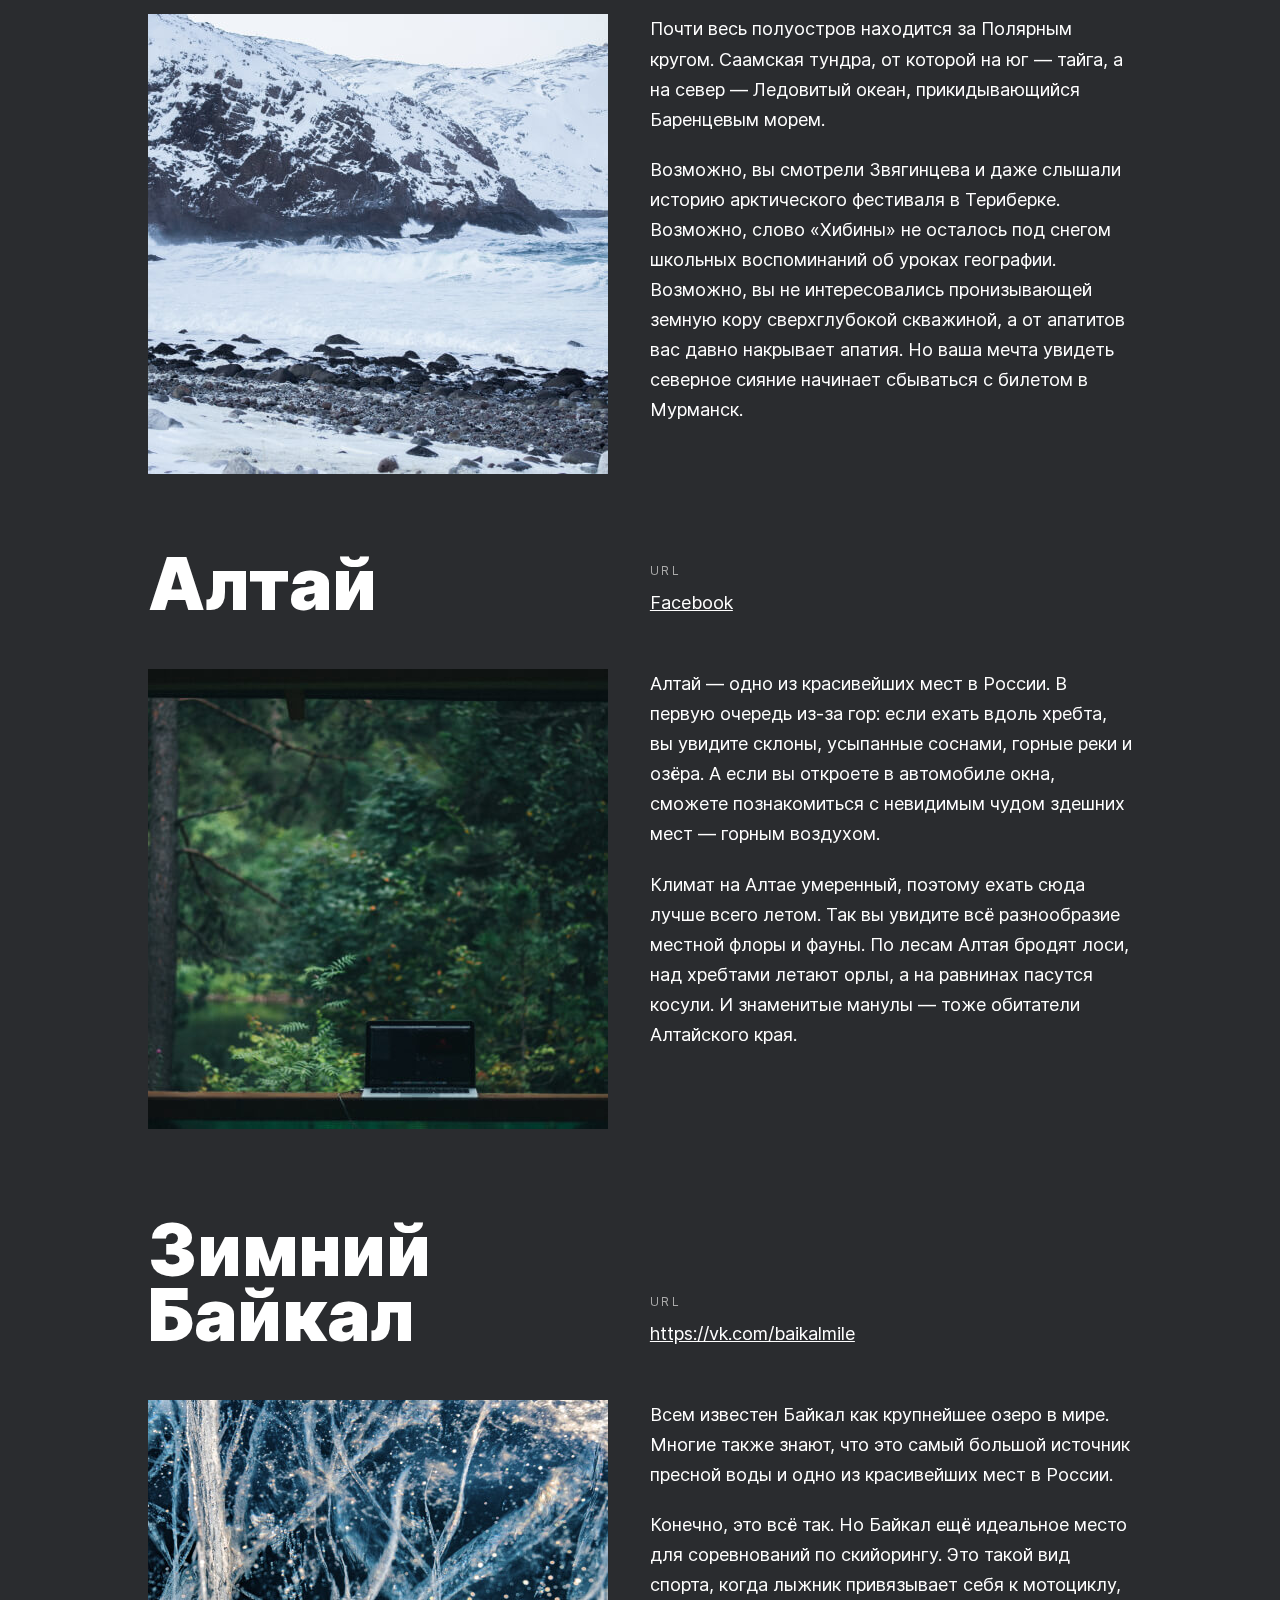
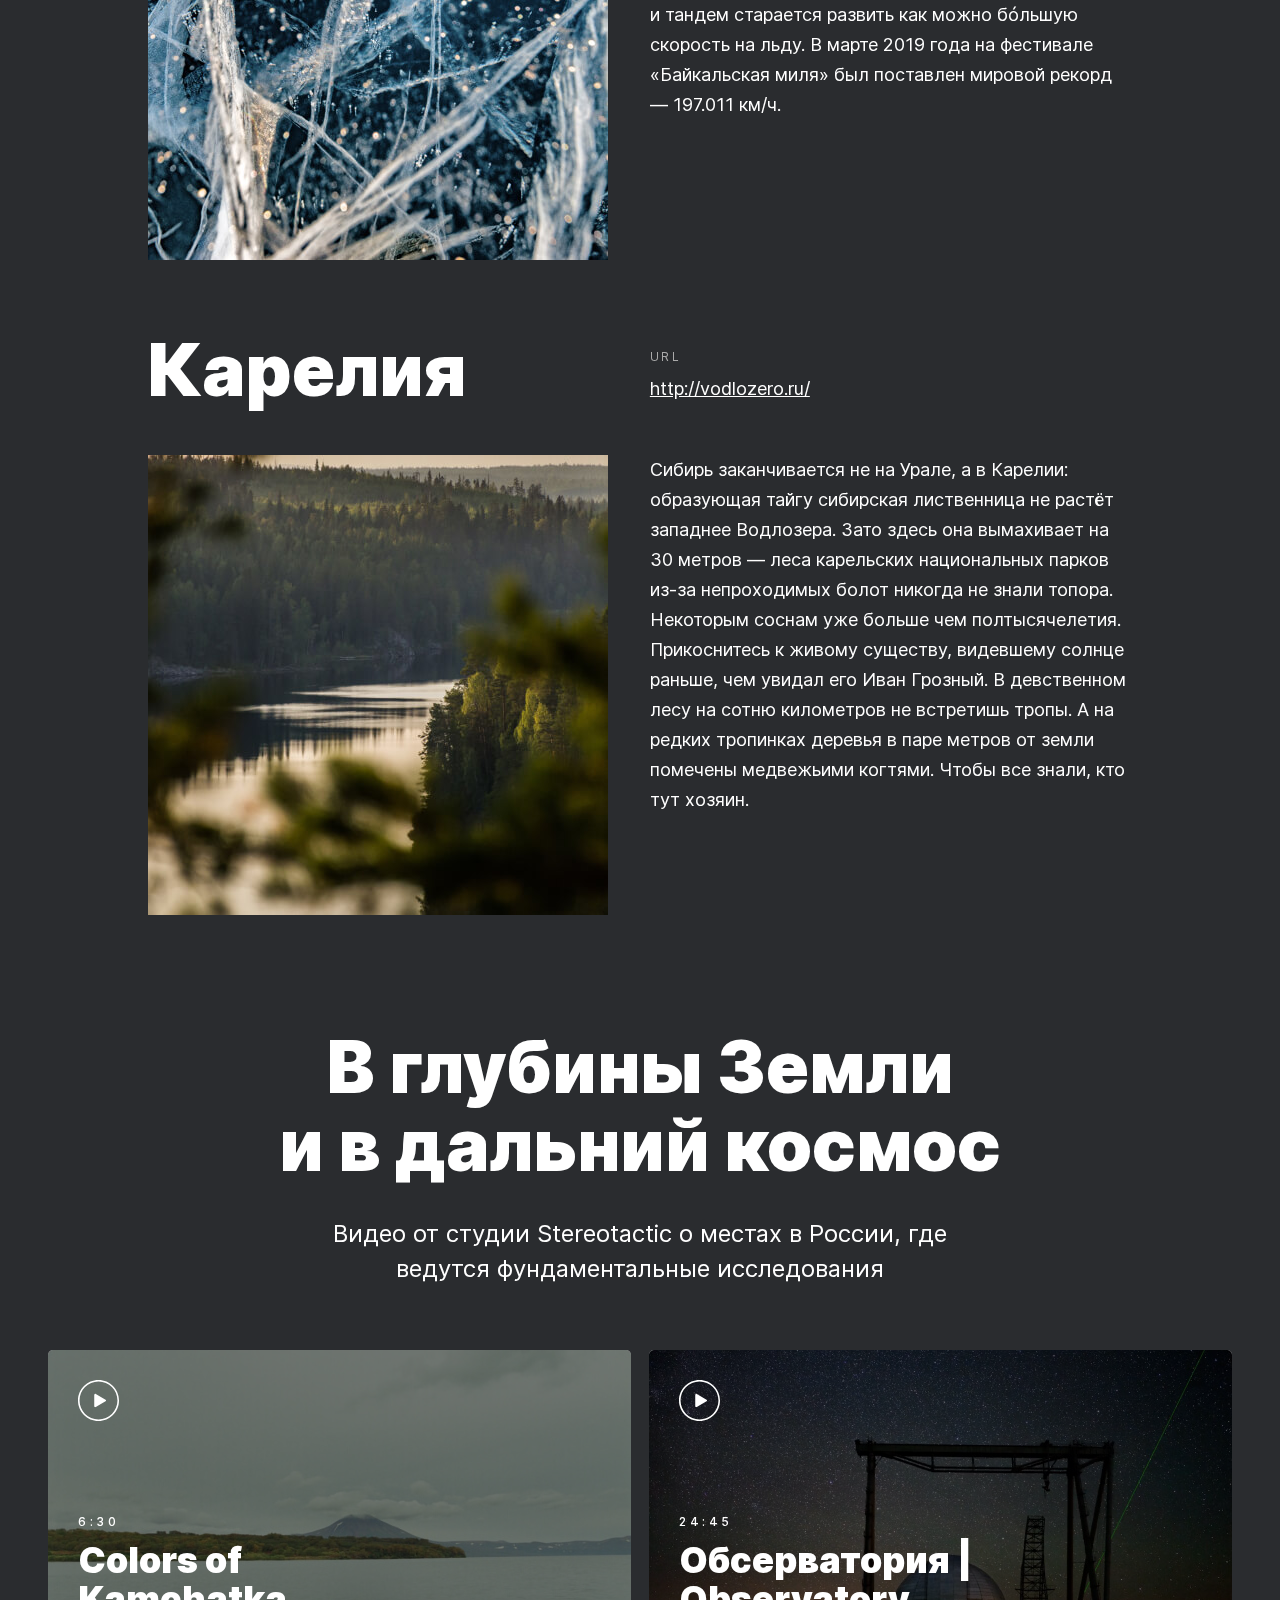
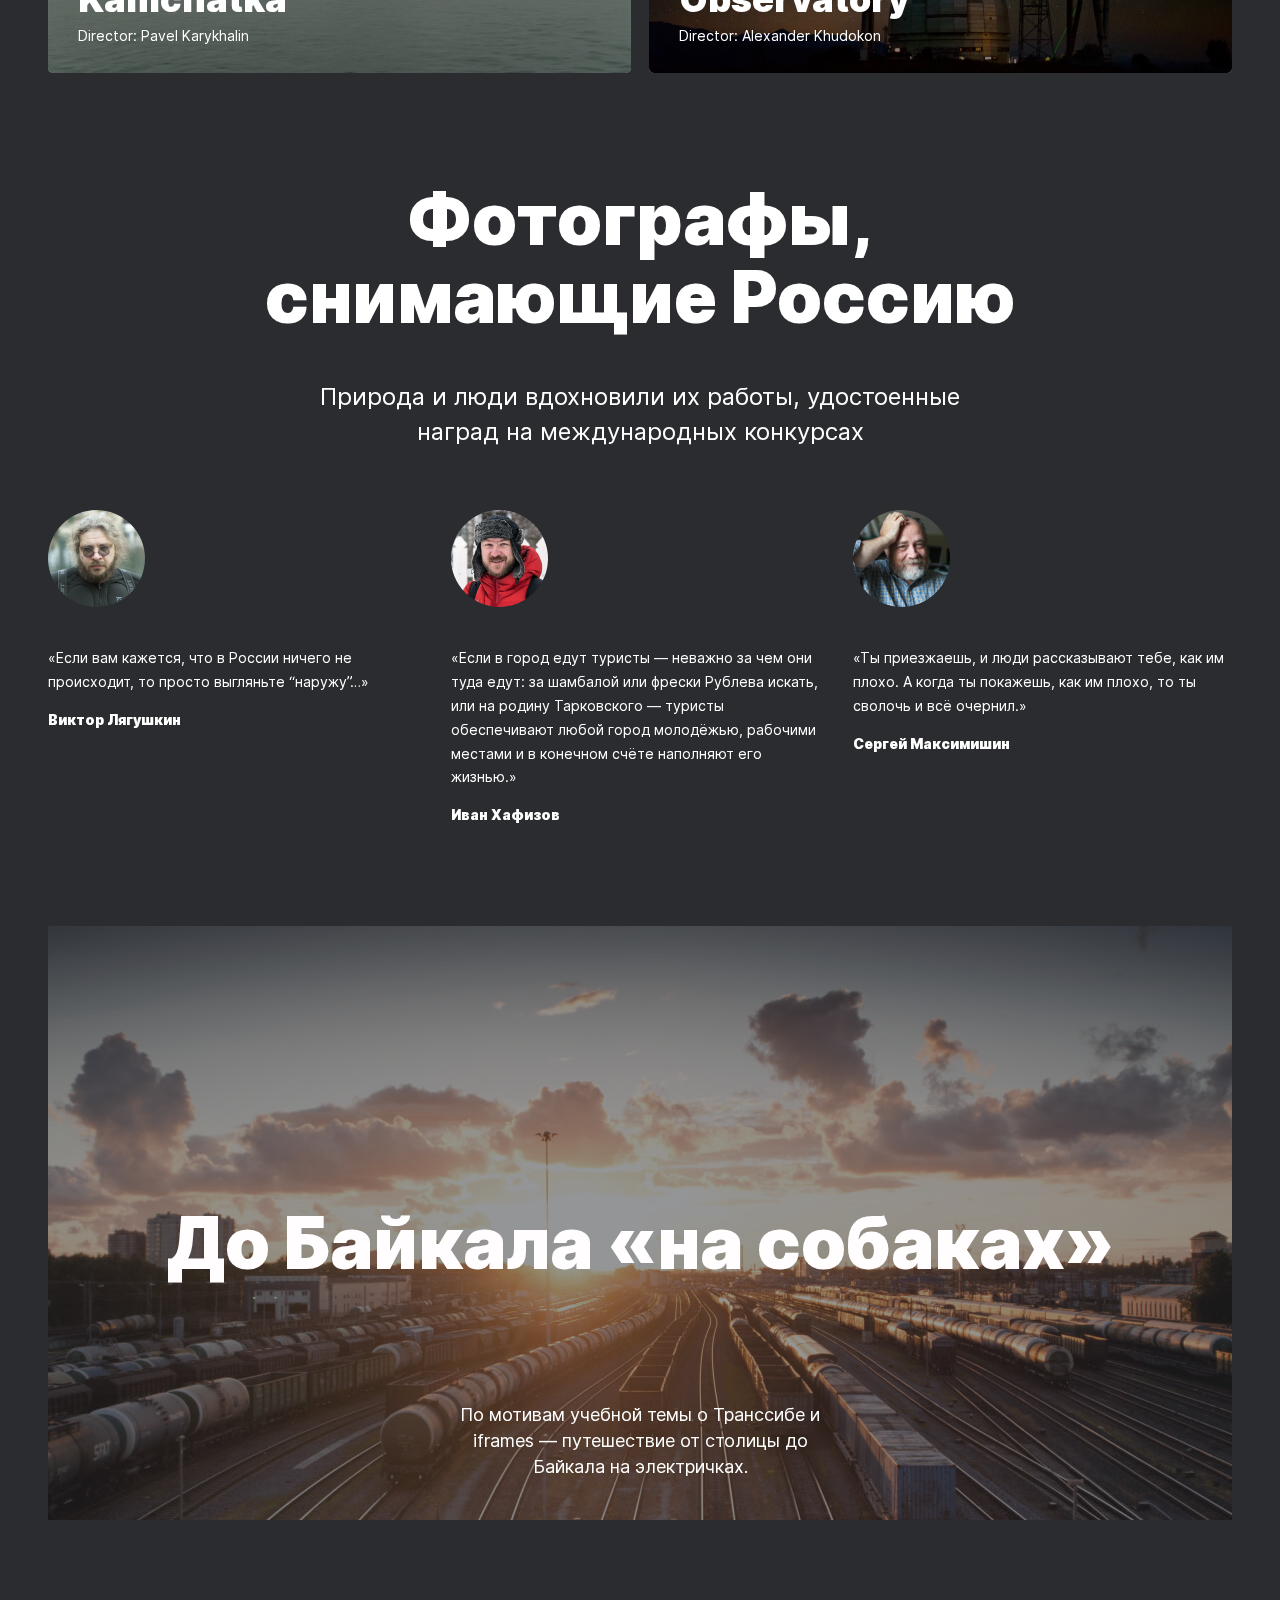
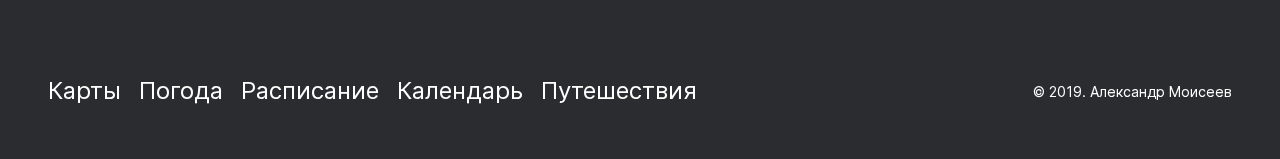
<file: travels_in_Russia/index.html>
<!DOCTYPE html>
<html lang="ru">

<head>
  <meta charset="UTF-8">
  <meta name="viewport" content="width=device-width, initial-scale=1.0">
  <meta name="description" content="4 домашняя работа">
  <meta name="keywords" content="HTML5, CSS">
  <meta name="author" content="Александр Моисеев">
  <link rel="stylesheet" href="vendor/normalize.css">
  <link rel="stylesheet" href="pages/index.css">
  <title>Путешествия по России</title>
</head>

<body class="page">

  <header class="header page__header">
    <img src="images/__logo.svg" alt="логотип" class="header__logo">
    <a href="#" class="header__lang header__lang_selected">Ru</a>
    <a href="#" class="header__lang">En</a>
  </header>

  <main class="main">
    <section class="lead page__lead">
      <h1 class="lead__title">Путешествия по России</h1>
      <p class="lead__subtitle">Настоящая страна не в выпусках новостей, а здесь.</p>
      <img src="images/__image.jpg" alt="фотография маршрута" class="lead__image">
      <p class="lead__caption">ваша полка — верхняя</p>
    </section>

    <section class="intro page__intro">
      <h2 class="intro__title">Чего мы там не видели?</h2>
      <blockquote class="intro__quote">По опросам ВЦИОМ, 95% россиян мечтают куда-нибудь
        поехать, но только 36% планируют провести отпуск в родной стране. Мол, чего мы тут, дома, не видели? На
        самом
        деле, Россия — это целая вселенная с ласковым морем юга, густыми лесами Саян и суровыми льдами плато
        Путорана.
        А ещё увидеть все эти красоты можно без миллионов на счету, загранпаспорта и многочасовых перелетов. Как,
        например, Вера Башмакова — смелая молодая мама, которая взяла в охапку троих детей, усадила их в свою «Ладу»
        и
        проехала 20 тысяч километров по родной стране. Мы выбрали и описали некоторые интересные места, достойные
        вашего отпуска.
      </blockquote>
      <ul class="intro__column">
        <li class="intro__text"><span class="intro__span-accent">Часовых поясов</span> 11</li>
        <li class="intro__text"><span class="intro__span-accent">Объектов природного наследия <abbr
              class="intro__abbreviation"
              title="специализированное учреждение Организации Объединённых Наций">ЮНЕСКО</abbr></span> 12</li>
        <li class="intro__text"><span class="intro__span-accent">Объектов культурного наследия <abbr
              class="intro__abbreviation"
              title="специализированное учреждение Организации Объединённых Наций">ЮНЕСКО</abbr></span> 16</li>
        <li class="intro__text"><span class="intro__span-accent">Природных заповедников</span> 105</li>
        <li class="intro__text"><span class="intro__span-accent">Аэропортов</span> 241</li>
      </ul>
    </section>

    <section class="photo-grid page__photo-grid">
      <img src="images/__item1.jpg" alt="фотография Русской природы" class="photo-grid__item">
      <img src="images/__item2.jpg" alt="фотография Русской природы" class="photo-grid__item">
      <img src="images/__item3.jpg" alt="фотография Русской природы" class="photo-grid__item">
      <img src="images/__item4.jpg" alt="фотография Русской природы" class="photo-grid__item">
      <img src="images/__item5.jpg" alt="фотография Русской природы" class="photo-grid__item">
      <img src="images/__item6.jpg" alt="фотография Русской природы" class="photo-grid__item">
      <img src="images/__item7.jpg" alt="фотография Русской природы" class="photo-grid__item">
      <img src="images/__item8.jpg" alt="фотография Русской природы" class="photo-grid__item">
      <img src="images/__item9.jpg" alt="фотография Русской природы" class="photo-grid__item">
      <img src="images/__item10.jpg" alt="фотография Русской природы" class="photo-grid__item">
      <img src="images/__item11.jpg" alt="фотография Русской природы" class="photo-grid__item">
      <img src="images/__item12.jpg" alt="фотография Русской природы" class="photo-grid__item">
    </section>

    <section class="places page__places">
      <div class="place places__place">
        <h2 class="place__title">Куршская коса</h2>
        <div class="place__website">
          <p class="place__url-heading">url</p>
          <a href="http://park-kosa.ru/" class="place__url" target="_blank">park-kosa.ru</a>
        </div>
        <img src="images/rosa.jpg" alt="фотография Куршской росы" class="place__image">
        <div class="place__main-text">
          <p class="place__paragraph">Здесь, посреди лесов и песчаных дюн, вы сможете увидеть два водных горизонта —
            спокойного Куршского залива с одной стороны и подёрнутого рябью волн Балтийского моря с другой. Уникальная
            природная зона на краю российского анклава.</p>
          <p class="place__paragraph">На этом Калининградская область не заканчивается. Для путешественника и
            исследователя там же по соседству — самая западная точка России, Балтийская коса, — и немецкое наследие
            россыпи небольших приморских городов. Атмосфера здешних мест исключает суету, окуная в спокойствие природы
            и запах стального, прохладного моря.</p>
        </div>
      </div>

      <div class="place places__place">
        <h2 class="place__title">Кольский</h2>
        <div class="place__website">
          <p class="place__url-heading">url</p>
          <a href="https://yourshot.nationalgeographic.com/photos/?keywords=kolskiy" class="place__url"
            target="_blank">National Geographic</a>
        </div>
        <img src="images/kolskyi.jpg" alt="Фотография Кольского полуострова" class="place__image">
        <div class="place__main-text">
          <p class="place__paragraph">Почти весь полуостров находится за Полярным кругом. Саамская тундра, от которой
            на юг — тайга, а на север — Ледовитый океан, прикидывающийся Баренцевым морем.</p>
          <p class="place__paragraph">Возможно, вы смотрели Звягинцева и даже слышали историю арктического фестиваля в
            Териберке. Возможно, слово «Хибины» не осталось под снегом школьных воспоминаний об уроках географии.
            Возможно, вы не интересовались пронизывающей земную кору сверхглубокой скважиной, а от апатитов вас давно
            накрывает апатия. Но ваша мечта увидеть северное сияние начинает сбываться с билетом в Мурманск.</p>
        </div>
      </div>

      <div class="place places__place">
        <h2 class="place__title">Алтай</h2>
        <div class="place__website">
          <p class="place__url-heading">url</p>
          <a href="https://www.facebook.com/vera.bashmakova/posts/10156011613718822" class="place__url"
            target="_blank">Facebook</a>
        </div>
        <img src="images/altai.jpg" alt="Фотография Алтая" class="place__image">
        <div class="place__main-text">
          <p class="place__paragraph">Алтай — одно из красивейших мест в России. В первую очередь из-за гор: если
            ехать вдоль хребта, вы увидите склоны, усыпанные соснами, горные реки и озёра. А если вы откроете в
            автомобиле окна, сможете познакомиться с невидимым чудом здешних мест — горным воздухом.</p>
          <p class="place__paragraph">Климат на Алтае умеренный, поэтому ехать сюда лучше всего летом. Так вы увидите
            всё разнообразие местной флоры и фауны. По лесам Алтая бродят лоси, над хребтами летают орлы, а на
            равнинах пасутся косули. И знаменитые манулы — тоже обитатели Алтайского края.</p>
        </div>
      </div>

      <div class="place places__place">
        <h2 class="place__title">Зимний Байкал</h2>
        <div class="place__website">
          <p class="place__url-heading">url</p>
          <a href="https://vk.com/baikalmile" class="place__url" target="_blank"><span class="place__breake">https://vk.com/baikalmile</span></a>
        </div>
        <img src="images/baikal.jpg" alt="Фотография Байкала" class="place__image">
        <div class="place__main-text">
          <p class="place__paragraph">Всем известен Байкал как крупнейшее озеро в мире. Многие также знают, что это
            самый большой источник пресной воды и одно из красивейших мест в России.</p>
          <p class="place__paragraph">Конечно, это всё так. Но Байкал ещё идеальное место для соревнований по
            скийорингу. Это такой вид спорта, когда лыжник привязывает себя к мотоциклу, и тандем старается развить
            как можно бóльшую скорость на льду. В марте 2019 года на фестивале «Байкальская миля» был поставлен
            мировой рекорд — 197.011 км/ч.</p>
        </div>
      </div>

      <div class="place places__place">
        <h2 class="place__title">Карелия</h2>
        <div class="place__website">
          <p class="place__url-heading">url</p>
          <a href="http://vodlozero.ru/" class="place__url" target="_blank">http://vodlozero.ru/</a>
        </div>
        <img src="images/karelia.jpg" alt="Фотография Карелии" class="place__image">
        <div class="place__main-text">
          <p class="place__paragraph">Сибирь заканчивается не на Урале, а в Карелии: образующая тайгу сибирская
            лиственница не растёт западнее Водлозера. Зато здесь она вымахивает на 30 метров — леса карельских
            национальных парков из-за непроходимых болот никогда не знали топора. Некоторым соснам уже больше чем
            полтысячелетия. Прикоснитесь к живому существу, видевшему солнце раньше, чем увидал его Иван Грозный. В
            девственном лесу на сотню километров не встретишь тропы. А на редких тропинках деревья в паре метров от
            земли помечены медвежьими когтями. Чтобы все знали, кто тут хозяин.</p>
        </div>
      </div>
    </section>

    <section class="video page__video">
      <h2 class="content-title video__content-title">В глубины Земли
        <span class="video__breake-line">и в дальний космос</span></h2>

      <p class="content-subtitle video__content-subtitle">Видео от студии Stereotactic о местах в России, где ведутся
        фундаментальные исследования</p>
      <div class="video__container">
        <a class="video__item" href="https://vimeo.com/81106671" target="_blank">
          <div class="video__icon-play"></div>
          <p class="video__duration">6:30</p>
          <p class="video__title">Colors of Kamchatka</p>
          <p class="video__subtitle">Director: Pavel Karykhalin</p>
          <img src="images/colors-of-camchatka.jpg" alt="фотография камчатки" class="video__image">
        </a>
        <a class="video__item" href="https://vimeo.com/290675450" target="_blank">
          <div class="video__icon-play video__icon-play_margin_bottom"></div>
          <p class="video__duration">24:45</p>
          <p class="video__title">Обсерватория | Observatory</p>
          <p class="video__subtitle">Director: Alexander Khudokon</p>
          <img src="images/observatory.jpg" alt="фотография Обсерватории" class="video__image">
        </a>
      </div>
    </section>


    <section class="comments page__comments">
      <h2 class="content-title comments__content-title">Фотографы, снимающие Россию</h2>
      <p class="content-subtitle comments__content-subtitle">Природа и люди вдохновили их работы, удостоенные наград на
        международных конкурсах</p>
      <div class="comments__container">
        <div class="comments__comment">
          <img src="images/lyguskin.jpg" alt="портрет фотографа Лягушкина" class="comments__image">
          <blockquote class="comments__quote">&laquo;Если вам кажется, что в России ничего не происходит, то просто
            выгляньте &ldquo;наружу&rdquo;…&raquo;</blockquote>
          <cite class="comments__author">Виктор Лягушкин</cite>
        </div>
        <div class="comments__comment">
          <img src="images/hafizov.jpg" alt="портрет фотографа Хафизова" class="comments__image">
          <blockquote class="comments__quote">&laquo;Если в город едут туристы — неважно за чем они туда едут: за
            шамбалой или фрески Рублева искать, или на родину Тарковского — туристы обеспечивают любой город
            молодёжью, рабочими местами и в конечном счёте наполняют его жизнью.&raquo;</blockquote>
          <cite class="comments__author">Иван Хафизов</cite>
        </div>
        <div class="comments__comment">
          <img src="images/maksimishin.jpg" alt="портрет фотографа Максимишина" class="comments__image">
          <blockquote class="comments__quote">&laquo;Ты приезжаешь, и люди рассказывают тебе, как им плохо. А когда ты
            покажешь, как им плохо, то ты сволочь и всё очернил.&raquo;</blockquote>
          <cite class="comments__author">Сергей Максимишин</cite>
        </div>
      </div>
    </section>

    <section class="cover page__cover">
      <a class="cover__link" href="https://stampsy.com/na-elektrichkakh-do-baikala" target="_blank">
        <h2 class="cover__title">До Байкала &laquo;на собаках&raquo;</h2>
        <p class="cover__subtitle">По мотивам учебной темы <span class="cover__breake">о Транссибе и iframes — путешествие </span>от столицы до Байкала
          на электричках.</p>
        <img src="images/transib.jpg" alt="фотография железнодорожного узла" class="cover__image">
      </a>
    </section>

  </main>

  <footer class="footer page__footer">
    <nav class="footer_navigation">
      <ul class="footer__column">
        <li class="footer__list"><a href="https://yandex.ru/maps/" class="footer__link" target="_blank">Карты</a></li>
        <li class="footer__list"><a href="https://yandex.ru/pogoda/" class="footer__link" target="_blank">Погода</a>
        </li>
        <li class="footer__list"><a href="https://rasp.yandex.ru/" class="footer__link" target="_blank">Расписание</a>
        </li>
        <li class="footer__list"><a href="https://calendar.yandex.ru/" class="footer__link"
            target="_blank">Календарь</a></li>
        <li class="footer__list"><a href="https://travel.yandex.ru" class="footer__link" target="_blank">Путешествия</a>
        </li>
      </ul>
    </nav>
    <p class="footer__copyright">&copy; 2019. Александр Моисеев</p>
  </footer>
</body>

</html>
</file>
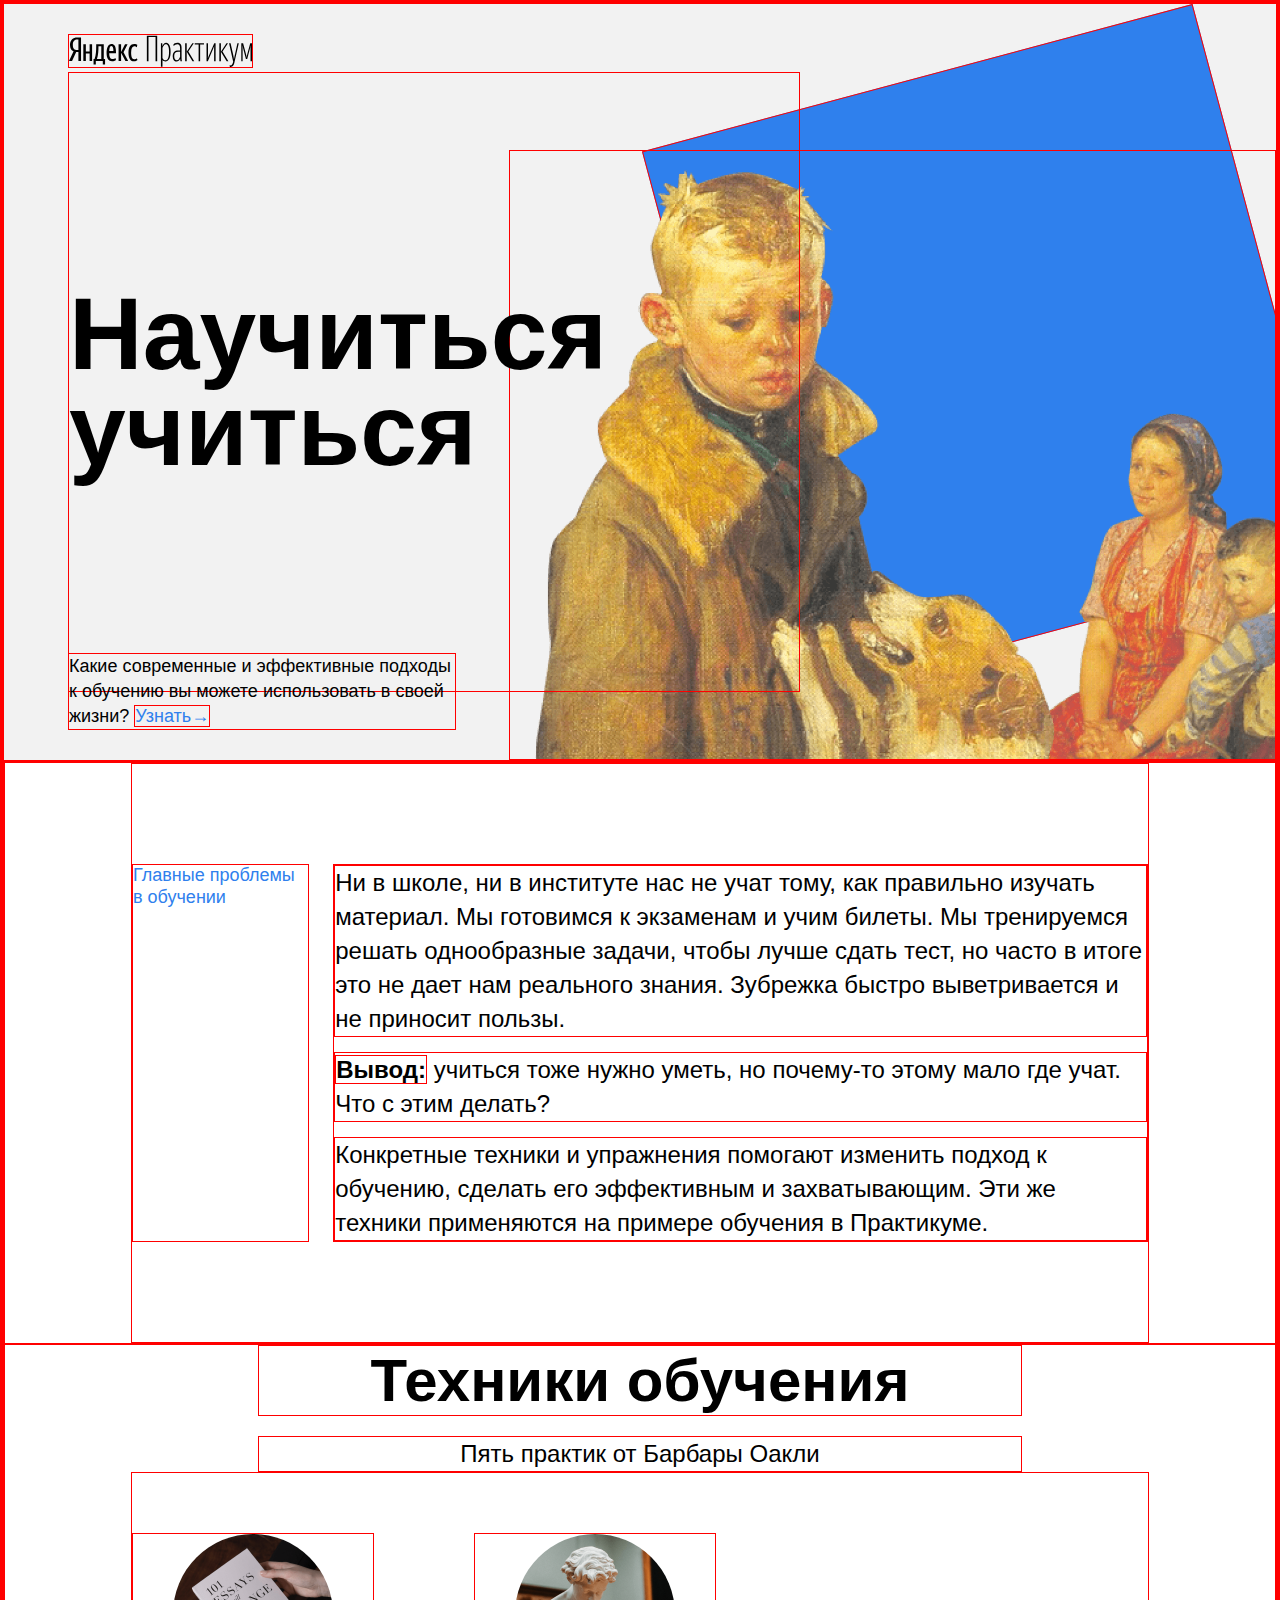
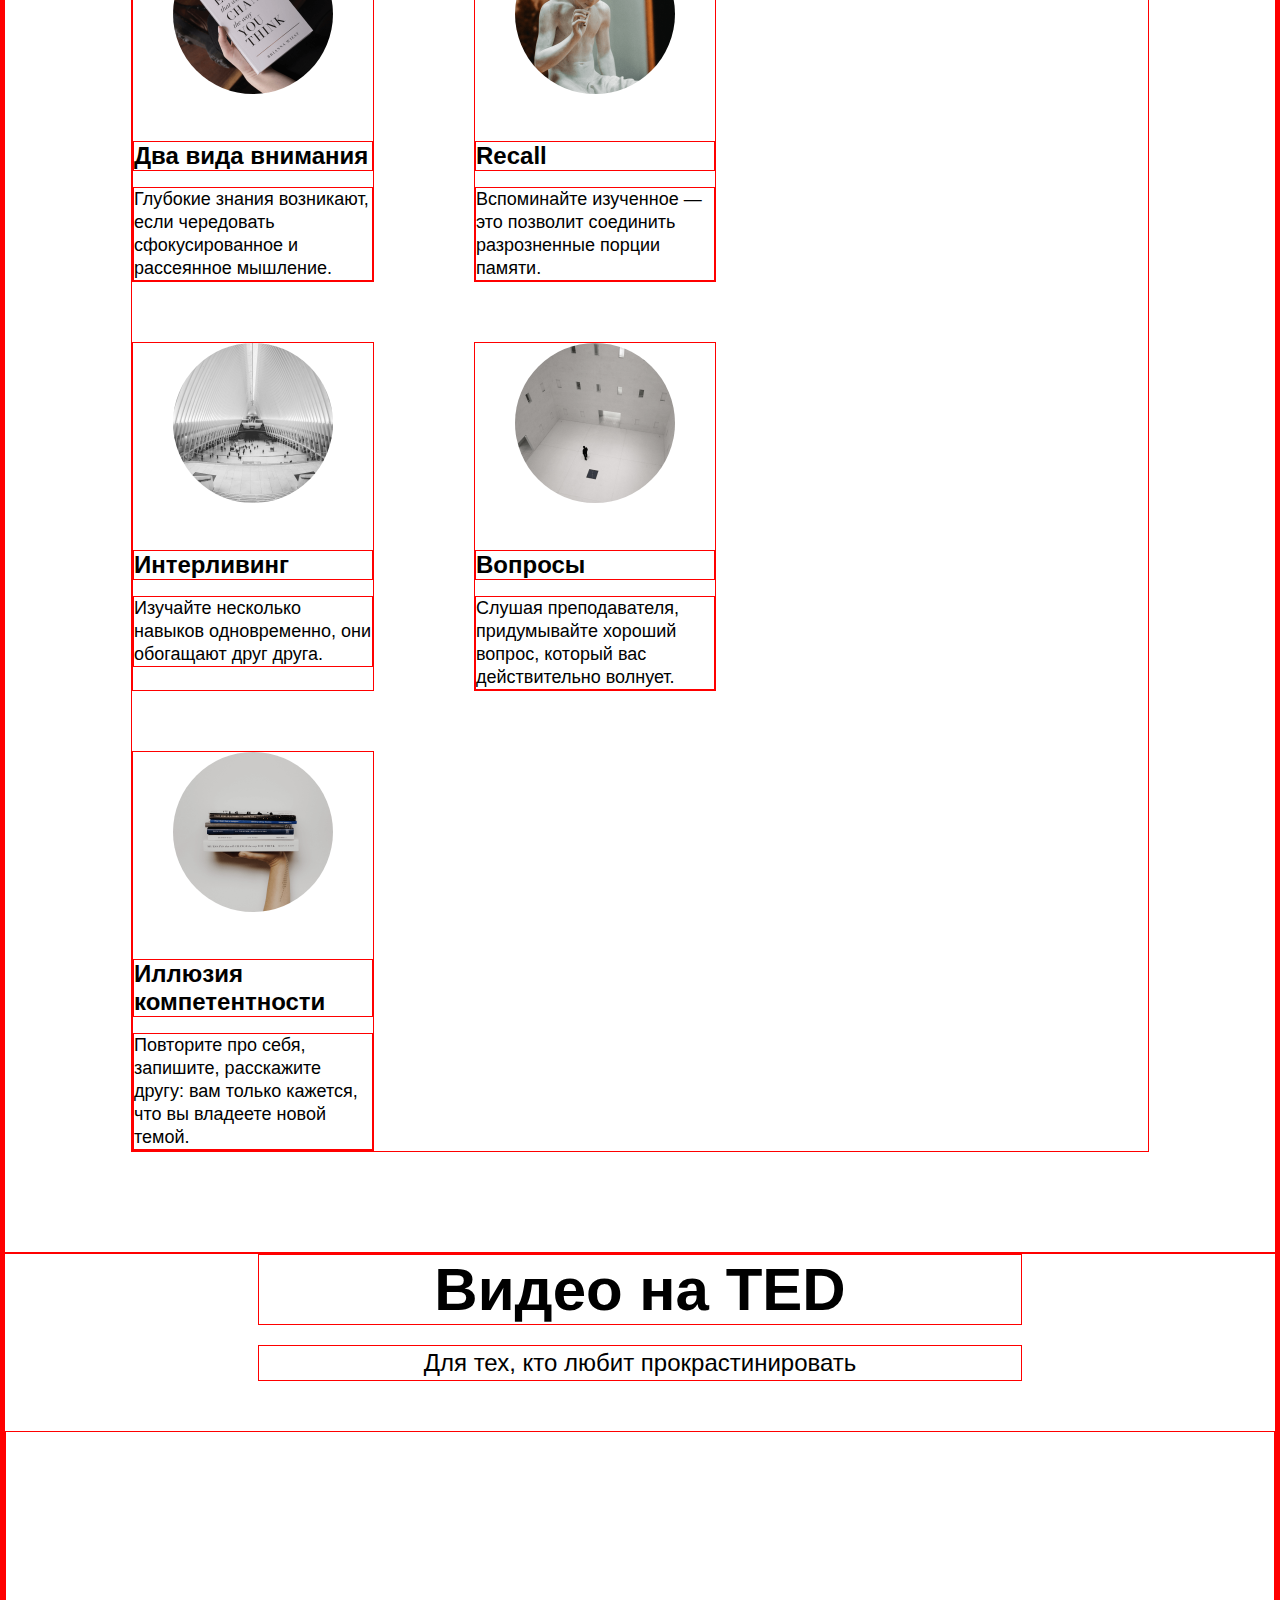
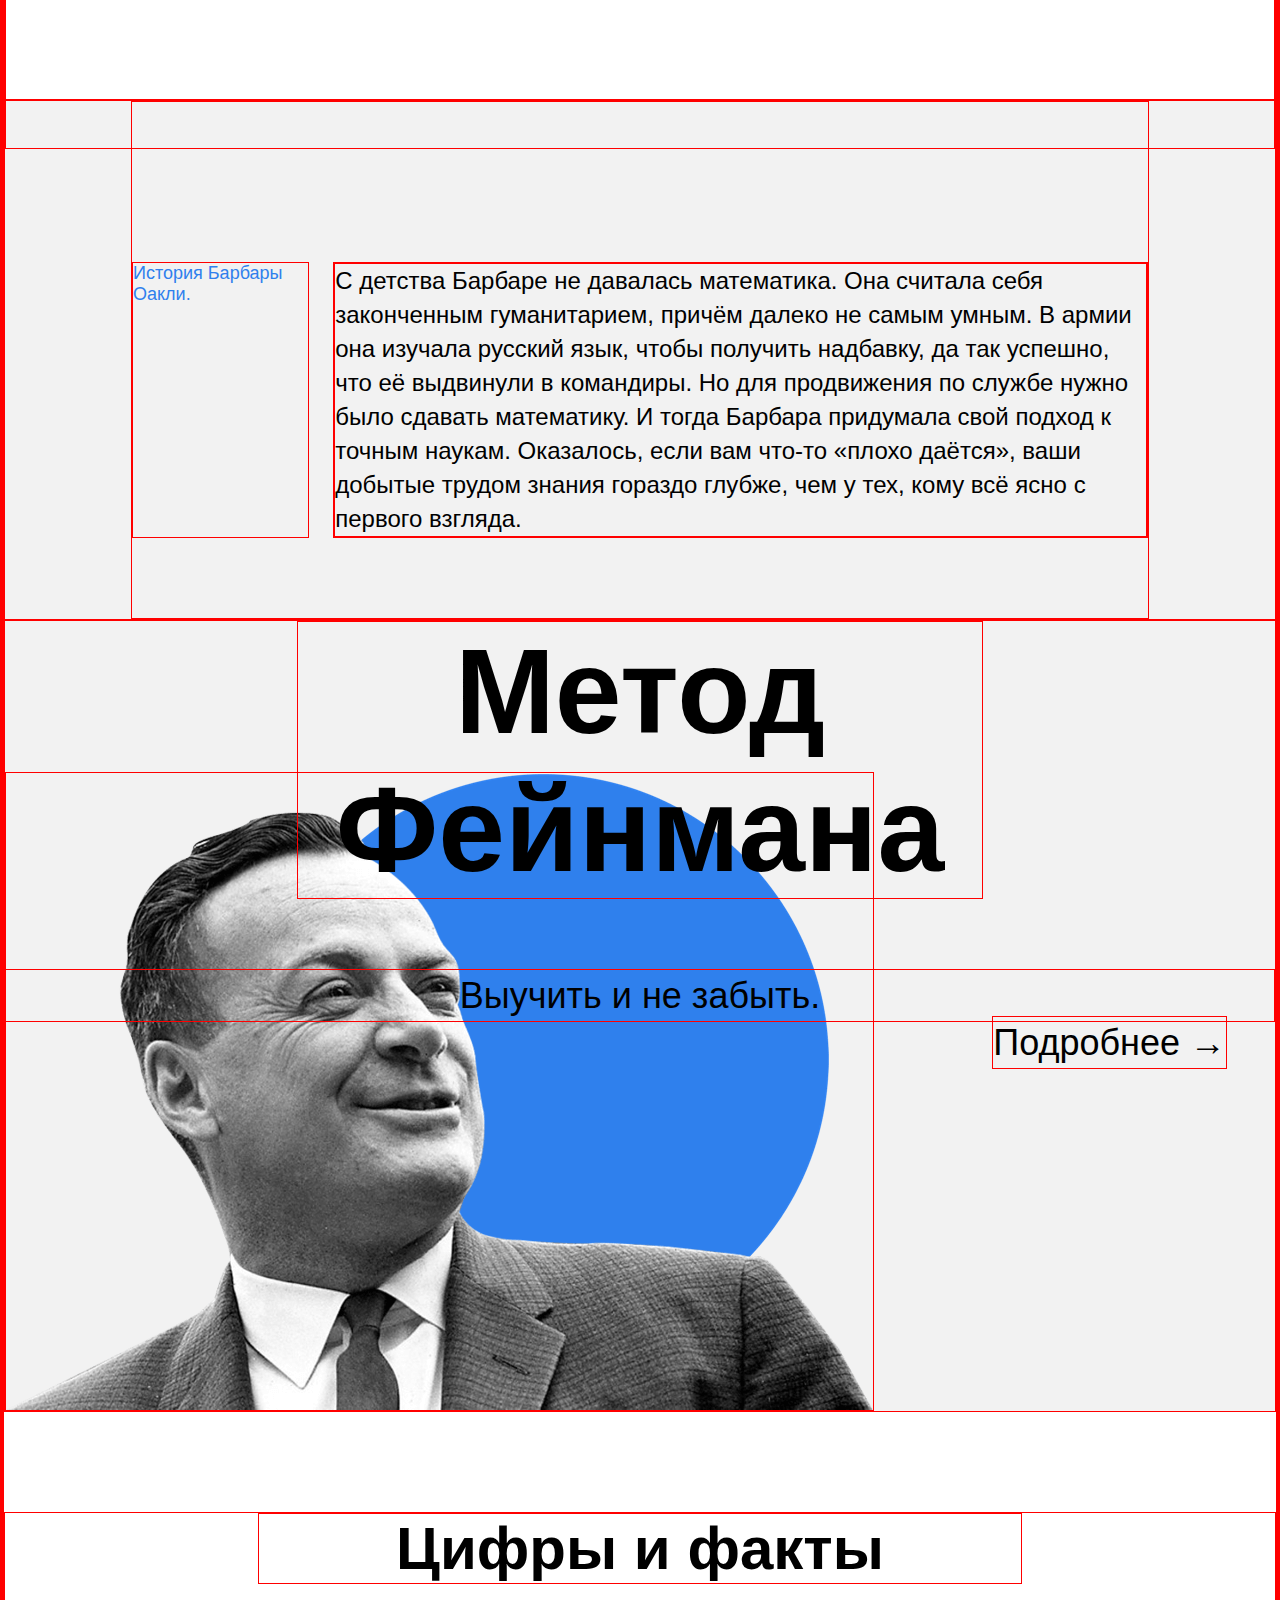
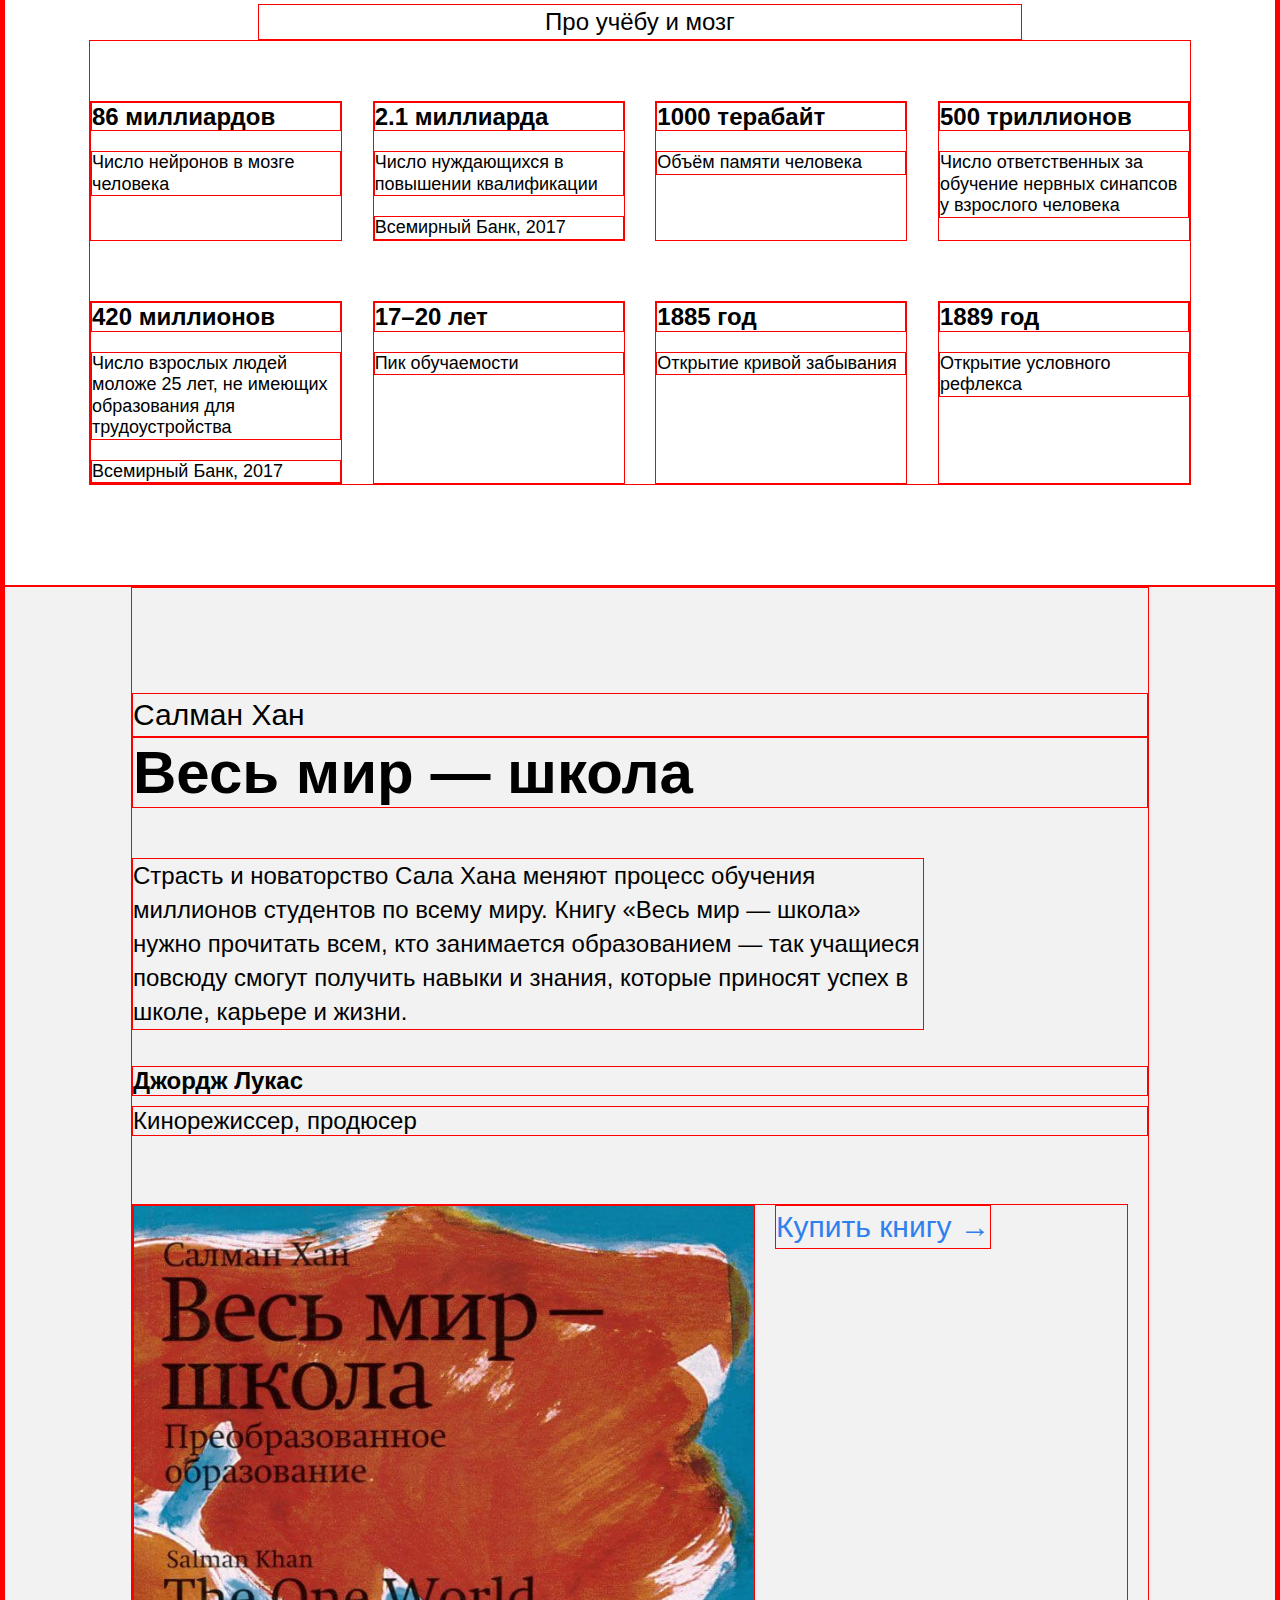
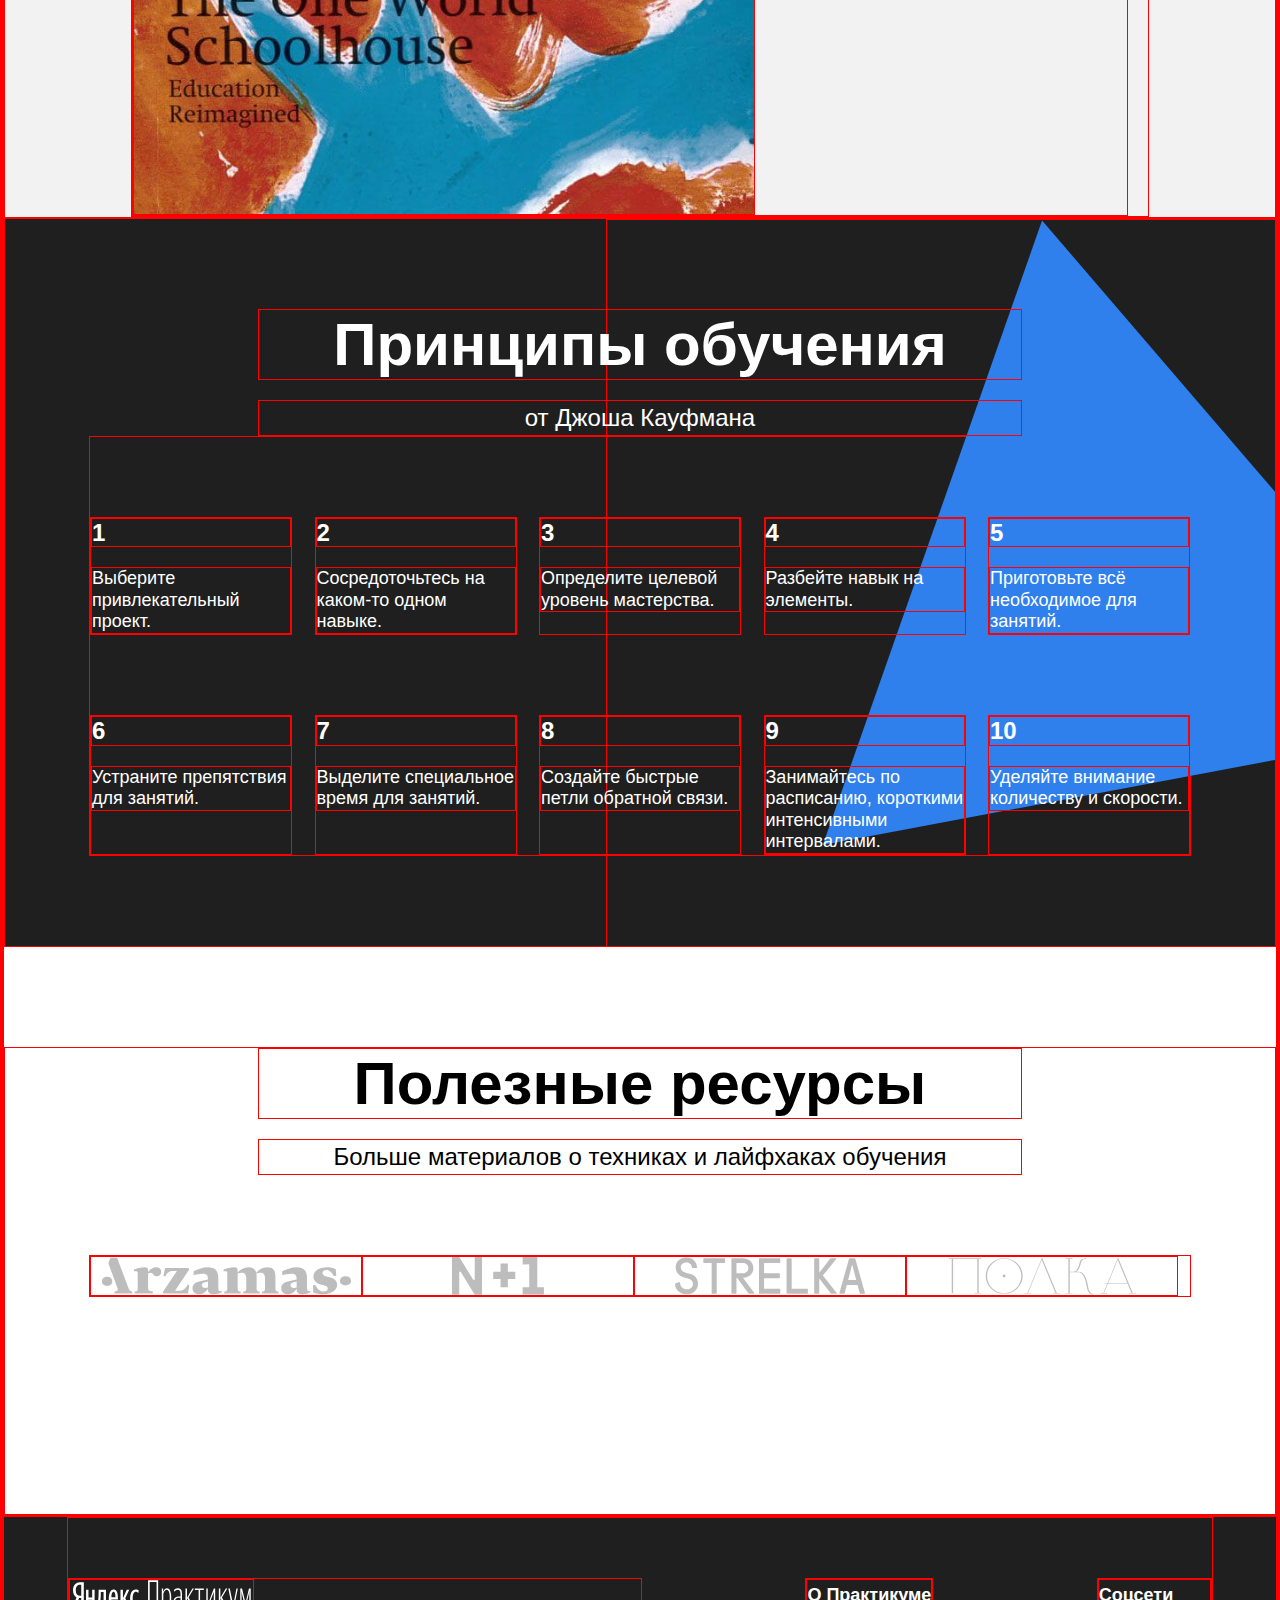
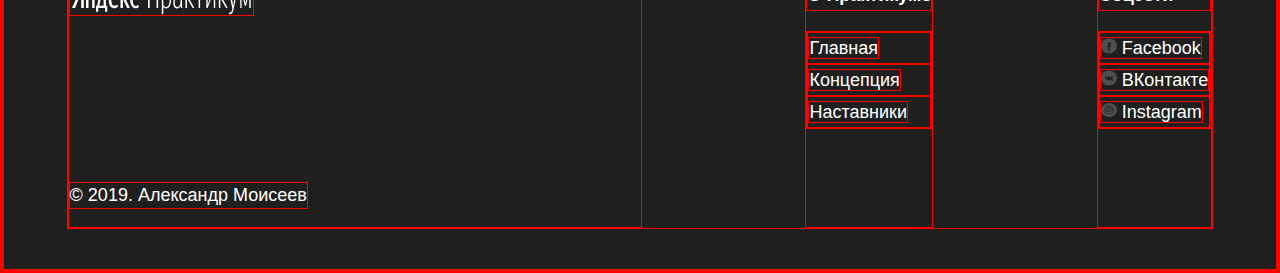
<file: learn to learn/index 21.00.36 21.00.36 21.00.36 21.00.36 21.00.36.html>
<!DOCTYPE html>
<html lang="ru">
<head>
  <meta charset="UTF-8">
  <meta name="viewport" content="width=device-width, initial-scale=1.0">
  <meta name="description" content="первый проект">
  <meta name="keywords" content="HTML5, CSS">
  <meta name="author" content="Александр Моисеев">
  <!--Отлично: Вы подключили normalize.css -->
  <link rel="stylesheet" href="styles/normalize.css">
  <link rel="stylesheet" href="styles/style.css">
  <title>Научиться учиться</title>
</head>

<body>
<div class="page">
  <header class="header">
    <div class="logo logo_place-header"></div>
    <h1 class="header__title">Научиться учиться</h1>
    <p class="header__subtitle">Какие современные и эффективные подходы к обучению вы можете использовать в
      своей жизни?
      <a class="header__link" href="#">Узнать&rarr;</a></p>
    <div class="header__main-illustration"></div>
    <div class="header__square-pic"></div>

  </header>
  <main class="content">
    <section class="description">
      <div class="two-columns">
        <h2 class="two-columns__brief">Главные проблемы в обучении</h2>

        <div class="two-columns__main-text">
          <p class="two-columns__paragraph">Ни в школе, ни в институте нас не учат тому, как правильно
            изучать материал. Мы готовимся к экзаменам и учим билеты. Мы тренируемся решать однообразные
            задачи, чтобы лучше сдать тест, но часто в итоге это не дает нам реального знания. Зубрежка
            быстро выветривается и не приносит пользы.</p>
          <p class="two-columns__paragraph"><span class="span-accent">Вывод:</span> учиться тоже нужно
            уметь, но почему-то этому мало где учат. Что с этим делать?</p>
          <p class="two-columns__paragraph">Конкретные техники и упражнения помогают изменить подход к
            обучению, сделать его эффективным и захватывающим. Эти же техники применяются на примере
            обучения в Практикуме.</p>
        </div>
      </div>
    </section>

    <section class="technics">
      <h2 class="section-title section-title_line-height">Техники обучения</h2>
      <p class="section-subtitle">Пять практик от Барбары Оакли</p>
      <div class="cards">
        <div class="cards__item">
          <img src="images/attention.png" alt="фотография книги" class="cards__image">
          <h3 class="cards__title">Два вида внимания</h3>
          <p class="cards__description">Глубокие знания возникают, если чередовать сфокусированное и рассеянное
            мышление.</p>
        </div>
        <div class="cards__item">
          <img src="images/recall.png" alt="фотография статуи" class="cards__image">
          <h3 class="cards__title">Recall</h3>
          <p class="cards__description">Вспоминайте изученное — это позволит соединить разрозненные порции памяти.</p>
        </div>
        <div class="cards__item">
          <img src="images/interliving.png" alt="фотография купола" class="cards__image">
          <h3 class="cards__title">Интерливинг</h3>
          <p class="cards__description">Изучайте несколько навыков одновременно, они обогащают друг друга.</p>
        </div>
        <div class="cards__item">
          <img src="images/question.png" alt="фотография пустого помещения" class="cards__image">
          <h3 class="cards__title">Вопросы</h3>
          <p class="cards__description">Слушая преподавателя, придумывайте хороший вопрос, который вас действительно
            волнует.</p>
        </div>
        <div class="cards__item">
          <img src="images/competence.png" alt="фотография стопки книг" class="cards__image">
          <h3 class="cards__title">Иллюзия компетентности</h3>
          <p class="cards__description">Повторите про себя, запишите, расскажите другу: вам только кажется, что вы
            владеете новой темой.</p>
        </div>
      </div>
    </section>

    <section class="video">
      <h2 class="section-title section-title_line-height">Видео нa TED</h2>
      <p class="section-subtitle">Для тех, кто любит прокрастинировать</p>
      <div class="video__iframes">
        <iframe class="video__iframe" src="https://www.youtube.com/embed/arj7oStGLkU" allow="accelerometer; autoplay; encrypted-media; gyroscope; picture-in-picture" allowfullscreen=""></iframe>
        <iframe class="video__iframe" src="https://www.youtube.com/embed/5MgBikgcWnY" allow="accelerometer; autoplay; encrypted-media; gyroscope; picture-in-picture" allowfullscreen=""></iframe>
      </div>
    </section>

    <section class="oakley">
      <div class="two-columns two-columns_padding">
        <h2 class="two-columns__brief">История Барбары Оакли.</h2>

        <div class="two-columns__main-text">
          <p class="two-columns__paragraph">С детства Барбаре не давалась математика. Она считала себя законченным
            гуманитарием, причём далеко не самым умным. В армии она изучала русский язык, чтобы получить надбавку, да
            так успешно, что её выдвинули в командиры. Но для продвижения по службе нужно было сдавать математику. И
            тогда Барбара придумала свой подход к точным наукам. Оказалось, если вам что-то «плохо даётся», ваши
            добытые трудом знания гораздо глубже, чем у тех, кому всё ясно с первого взгляда.</p>
        </div>
      </div>
    </section>

    <section class="feinman">
      <h2 class="feinman__title">Метод Фейнмана</h2>
      <p class="feinman__subtitle">Выучить и не забыть.</p>
      <a class="feinman__link" href="#">Подробнее &rarr;</a>
      <div class="feinman__picture"></div>
    </section>

    <section class="digits">
      <h2 class="section-title">Цифры и факты</h2>
      <p class="section-subtitle">Про учёбу и мозг</p>

      <div class="table table_margin_bottom">
        <div class="table__cell">
          <h2 class="table__heading">86 миллиардов</h2>
          <p class="table__text">Число нейронов в мозге человека</p>
        </div>

        <div class="table__cell">
          <h2 class="table__heading">2.1 миллиарда</h2>
          <p class="table__text">Число нуждающихся в повышении квалификации</p>
          <p class="table__text">Всемирный Банк, 2017</p>
        </div>

        <div class="table__cell">
          <h2 class="table__heading">1000 терабайт</h2>
          <p class="table__text">Объём памяти человека</p>
        </div>

        <div class="table__cell">
          <h2 class="table__heading">500 триллионов</h2>
          <p class="table__text">Число ответственных за обучение нервных синапсов у взрослого человека</p>
        </div>

        <div class="table__cell">
          <h2 class="table__heading">420 миллионов</h2>
          <p class="table__text">Число взрослых людей моложе 25 лет, не имеющих образования для
            трудоустройства</p>
          <p class="table__text">Всемирный Банк, 2017</p>
        </div>

        <div class="table__cell">
          <h2 class="table__heading">17–20 лет</h2>
          <p class="table__text">Пик обучаемости</p>
        </div>

        <div class="table__cell">
          <h2 class="table__heading">1885 год</h2>
          <p class="table__text">Открытие кривой забывания</p>
        </div>

        <div class="table__cell">
          <h2 class="table__heading">1889 год</h2>
          <p class="table__text">Открытие условного рефлекса</p>
        </div>
      </div>
    </section>

    <section class="khan">
      <div class="khan__container">
        <!-- + Нужно исправить: Лишняя обертка -->
        <p class="khan__author">Салман Хан</p>
        <h2 class="khan__title">Весь мир — школа</h2>
        <blockquote class="khan__quote">Страсть и новаторство Сала Хана меняют процесс обучения миллионов студентов по
          всему
          миру. Книгу «Весь мир — школа» нужно прочитать всем, кто занимается образованием — так учащиеся повсюду
          смогут получить навыки и знания, которые приносят успех в школе, карьере и жизни.
        </blockquote>
        <!-- + Нужно исправить: Лишняя обертка -->
        <p class="khan__quote-author">Джордж Лукас</p>
        <p class="khan__quote-author-subline">Кинорежиссер, продюсер</p>
        <div class="khan__book-container">
          <div class="khan__book-pic"></div>
          <a href="#" class="khan__buy-link">Купить книгу &rarr;</a>
        </div>
      </div>
    </section>

    <section class="kaufman">
      <h2 class="section-title section-title_theme_dark">Принципы обучения</h2>

      <p class="section-subtitle section-subtitle_theme_dark">от Джоша Кауфмана</p>

      <div class="table table_theme_dark">
        <div class="table__cell table__cell_theme_dark">
          <h2 class="table__heading table__heading_theme_dark">1</h2>
          <p class="table__text table__text_theme_dark">Выберите привлекательный проект.</p>
        </div>

        <div class="table__cell table__cell_theme_dark">
          <h2 class="table__heading table__heading_theme_dark">2</h2>
          <p class="table__text table__text_theme_dark">Сосредоточьтесь на каком-то одном навыке.</p>
        </div>

        <div class="table__cell table__cell_theme_dark">
          <h2 class="table__heading table__heading_theme_dark">3</h2>
          <p class="table__text table__text_theme_dark">Определите целевой уровень мастерства.</p>
        </div>

        <div class="table__cell table__cell_theme_dark">
          <h2 class="table__heading table__heading_theme_dark">4</h2>
          <p class="table__text table__text_theme_dark">Разбейте навык на элементы.</p>
        </div>

        <div class="table__cell table__cell_theme_dark">
          <h2 class="table__heading table__heading_theme_dark">5</h2>
          <p class="table__text table__text_theme_dark">Приготовьте всё необходимое для занятий.</p>
        </div>

        <div class="table__cell table__cell_theme_dark">
          <h2 class="table__heading table__heading_theme_dark">6</h2>
          <p class="table__text table__text_theme_dark">Устраните препятствия для занятий.</p>
        </div>

        <div class="table__cell table__cell_theme_dark">
          <h2 class="table__heading table__heading_theme_dark">7</h2>
          <p class="table__text table__text_theme_dark">Выделите специальное время для занятий.</p>
        </div>

        <div class="table__cell table__cell_theme_dark">
          <h2 class="table__heading table__heading_theme_dark">8</h2>
          <p class="table__text table__text_theme_dark">Создайте быстрые петли обратной связи.</p>
        </div>

        <div class="table__cell table__cell_theme_dark">
          <h2 class="table__heading table__heading_theme_dark">9</h2>
          <p class="table__text table__text_theme_dark">Занимайтесь по расписанию, короткими интенсивными
            интервалами.</p>
        </div>

        <div class="table__cell table__cell_theme_dark">
          <h2 class="table__heading table__heading_theme_dark">10</h2>
          <p class="table__text table__text_theme_dark">Уделяйте внимание количеству и скорости.</p>
        </div>
        <div class="kaufman__triangle"></div>
      </div>
    </section>

    <section class="resources">
      <h2 class="section-title">Полезные ресурсы</h2>
      <p class="section-subtitle">Больше материалов о техниках и лайфхаках обучения</p>
      <div class="resources__logo-zone">
        <a href="https://arzamas.academy/" class="resources__logo resources__logo_arzamas" target="blank"></a>
        <a href="https://nplus1.ru/" class="resources__logo resources__logo_nplus1" target="blank"></a>
        <a href="https://strelka.com/ru" class="resources__logo resources__logo_strelka" target="blank"></a>
        <a href="https://polka.academy/" class="resources__logo resources__logo_polka" target="blank"></a>
      </div>
    </section>
  </main>

  <footer class="footer">
    <div class="footer__columns">
      <div class="footer__column footer__column_content_copyright">
        <div class="logo logo_place_footer"></div>
        <p class="footer__author">© 2019. Александр Моисеев</p>
      </div>
      <div class="footer__column footer__column_content_info">
        <h3 class="footer__column-heading">О Практикуме</h3>
        <ul class="footer__column-links">
          <li class="footer__paragraph"><a class="footer__link" href="#">Главная</a></li>
          <li class="footer__paragraph"><a class="footer__link" href="#">Концепция</a></li>
          <li class="footer__paragraph"><a class="footer__link" href="#">Наставники</a></li>
        </ul>
      </div>
      <div class="footer__column footer__column_content_social">
        <h3 class="footer__column-heading">Соцсети</h3>
        <ul class="footer__column-links">
          <li class="footer__paragraph"><a class="footer__link" href="https://www.facebook.com/yandex.praktikum/" target="blank"><img src="images/facebook_white.svg" alt="facebook" class="footer__social-icon">
            Facebook</a></li>
          <li class="footer__paragraph"><a class="footer__link" href="https://vk.com/yandex.praktikum" target="blank"><img src="images/vk_white.svg" alt="vkontakte" class="footer__social-icon"> ВКонтакте</a>
          </li>
          <li class="footer__paragraph"><a class="footer__link" href="https://www.instagram.com/yndx.praktikum/" target="blank"><img src="images/instagram_white.svg" alt="instagram" class="footer__social-icon">
            Instagram</a></li>
        </ul>
      </div>

    </div>

  </footer>
</div>


</body>
</html>


<!--Принято-->
</file>
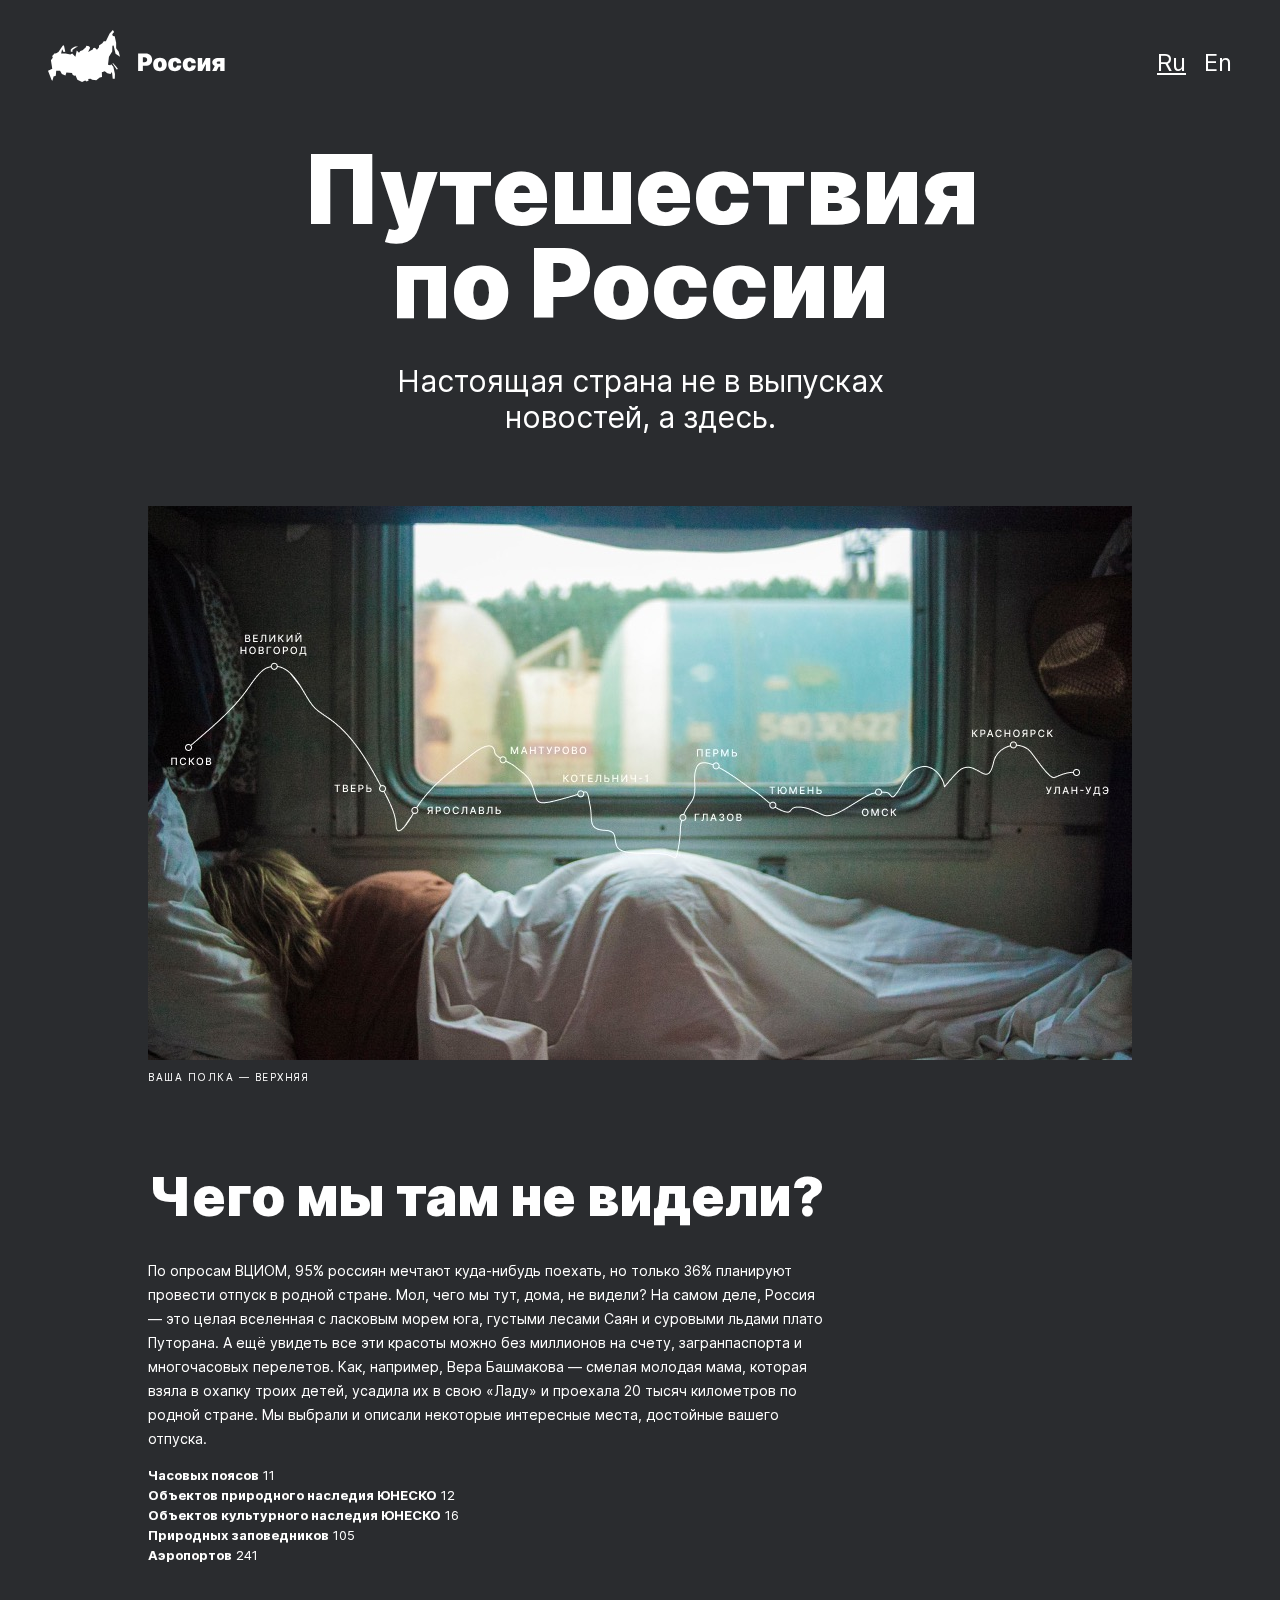
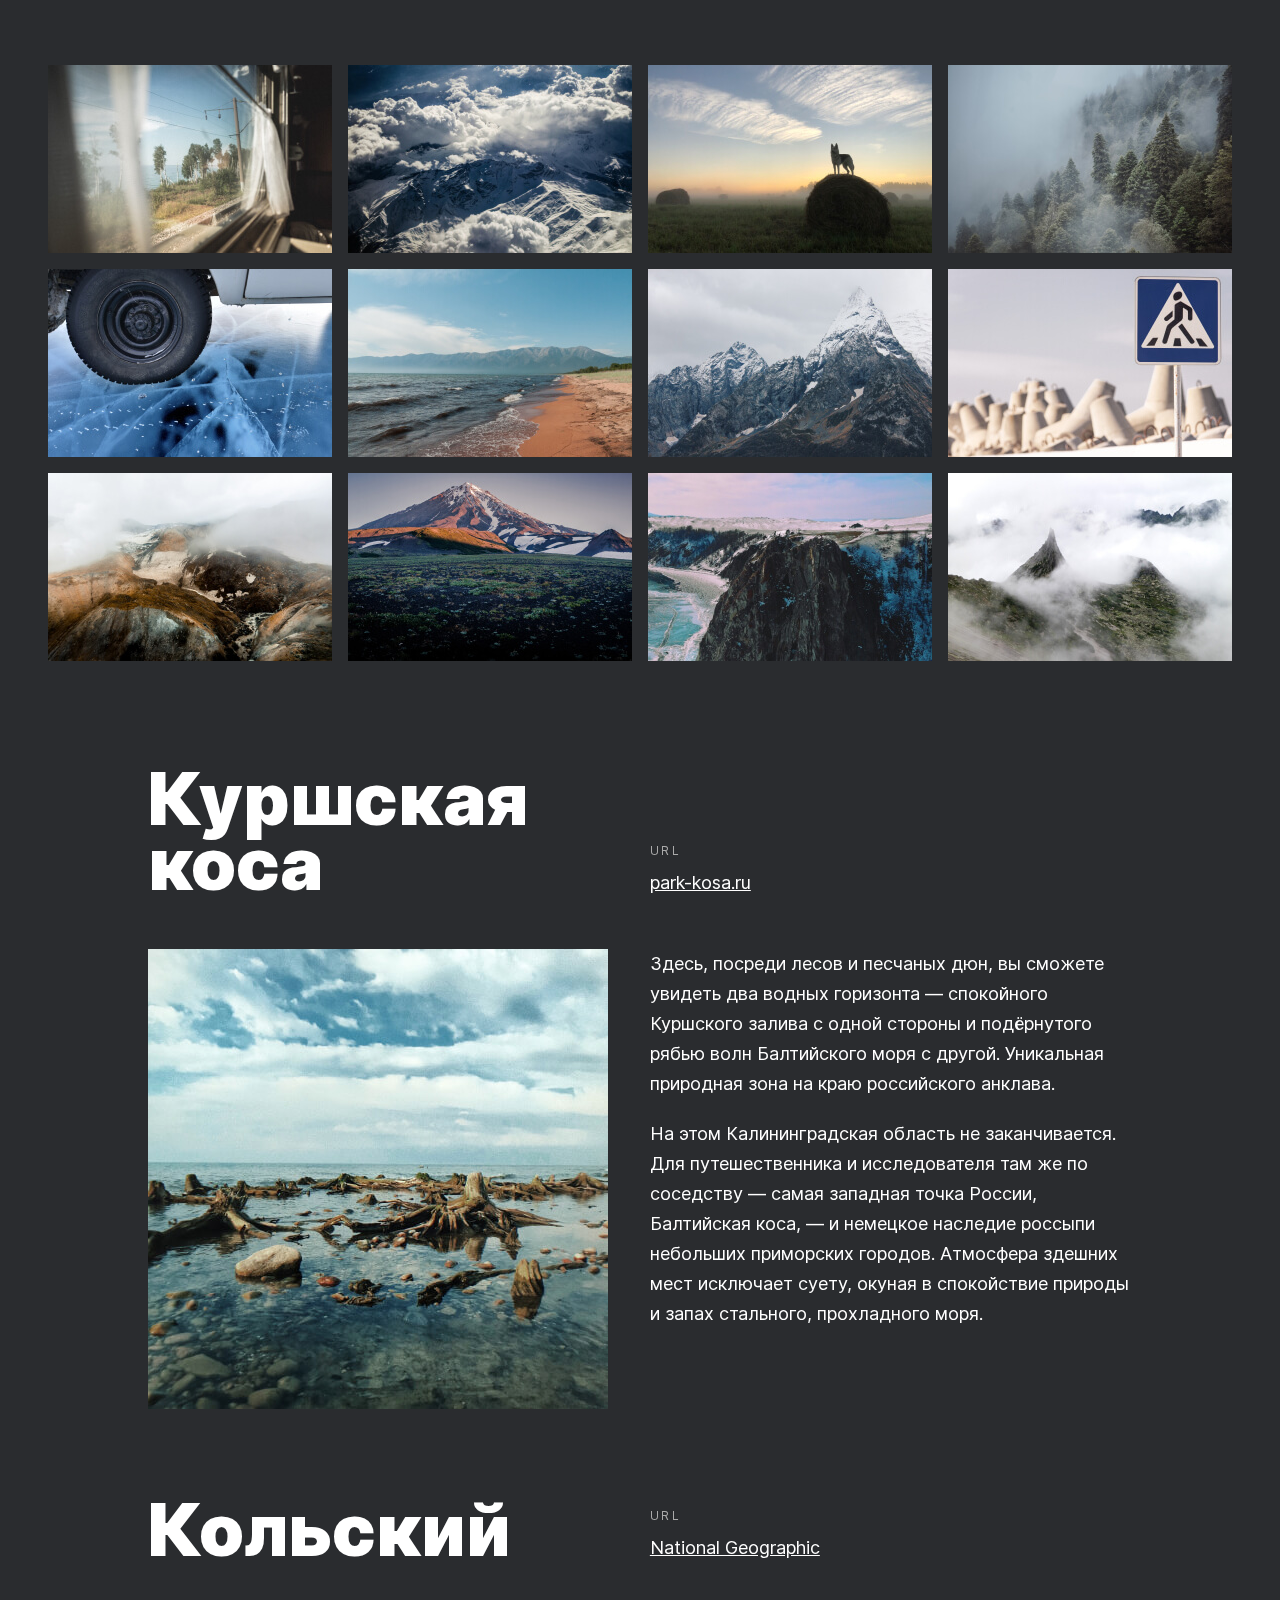
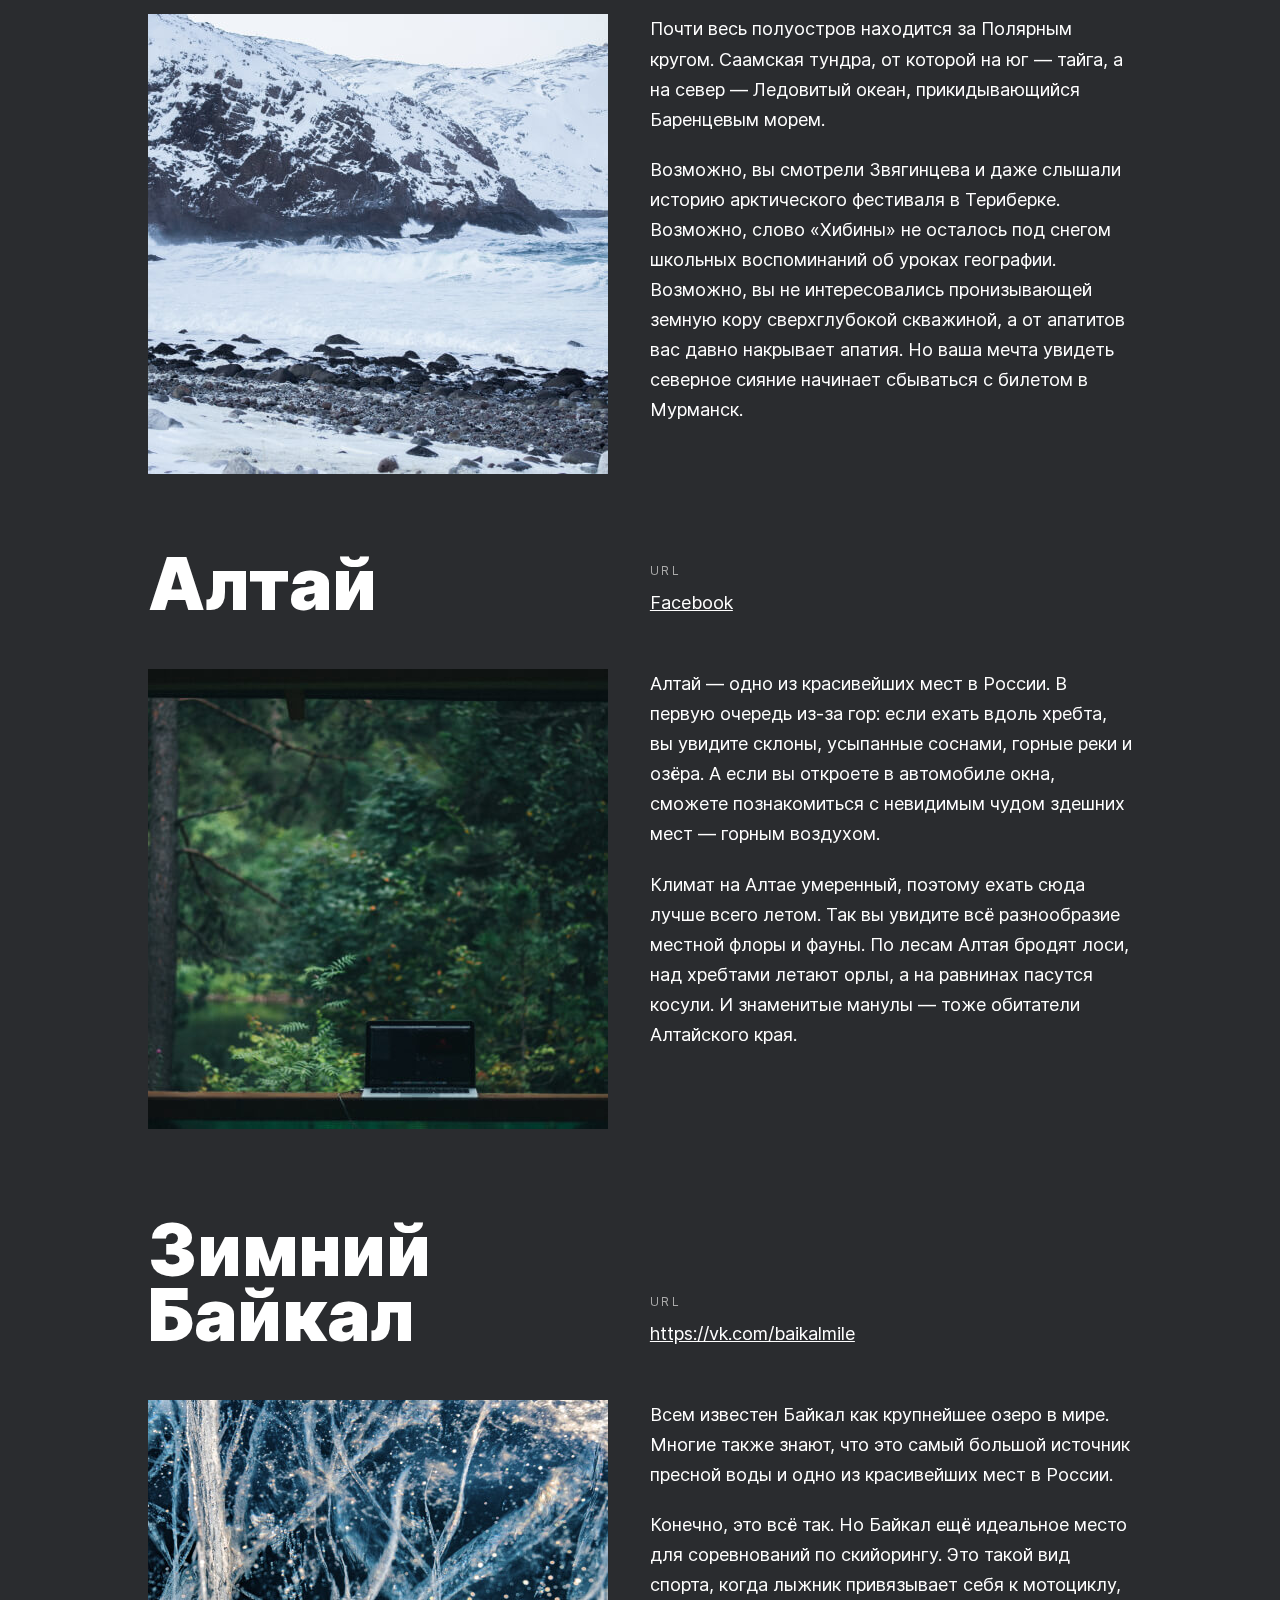
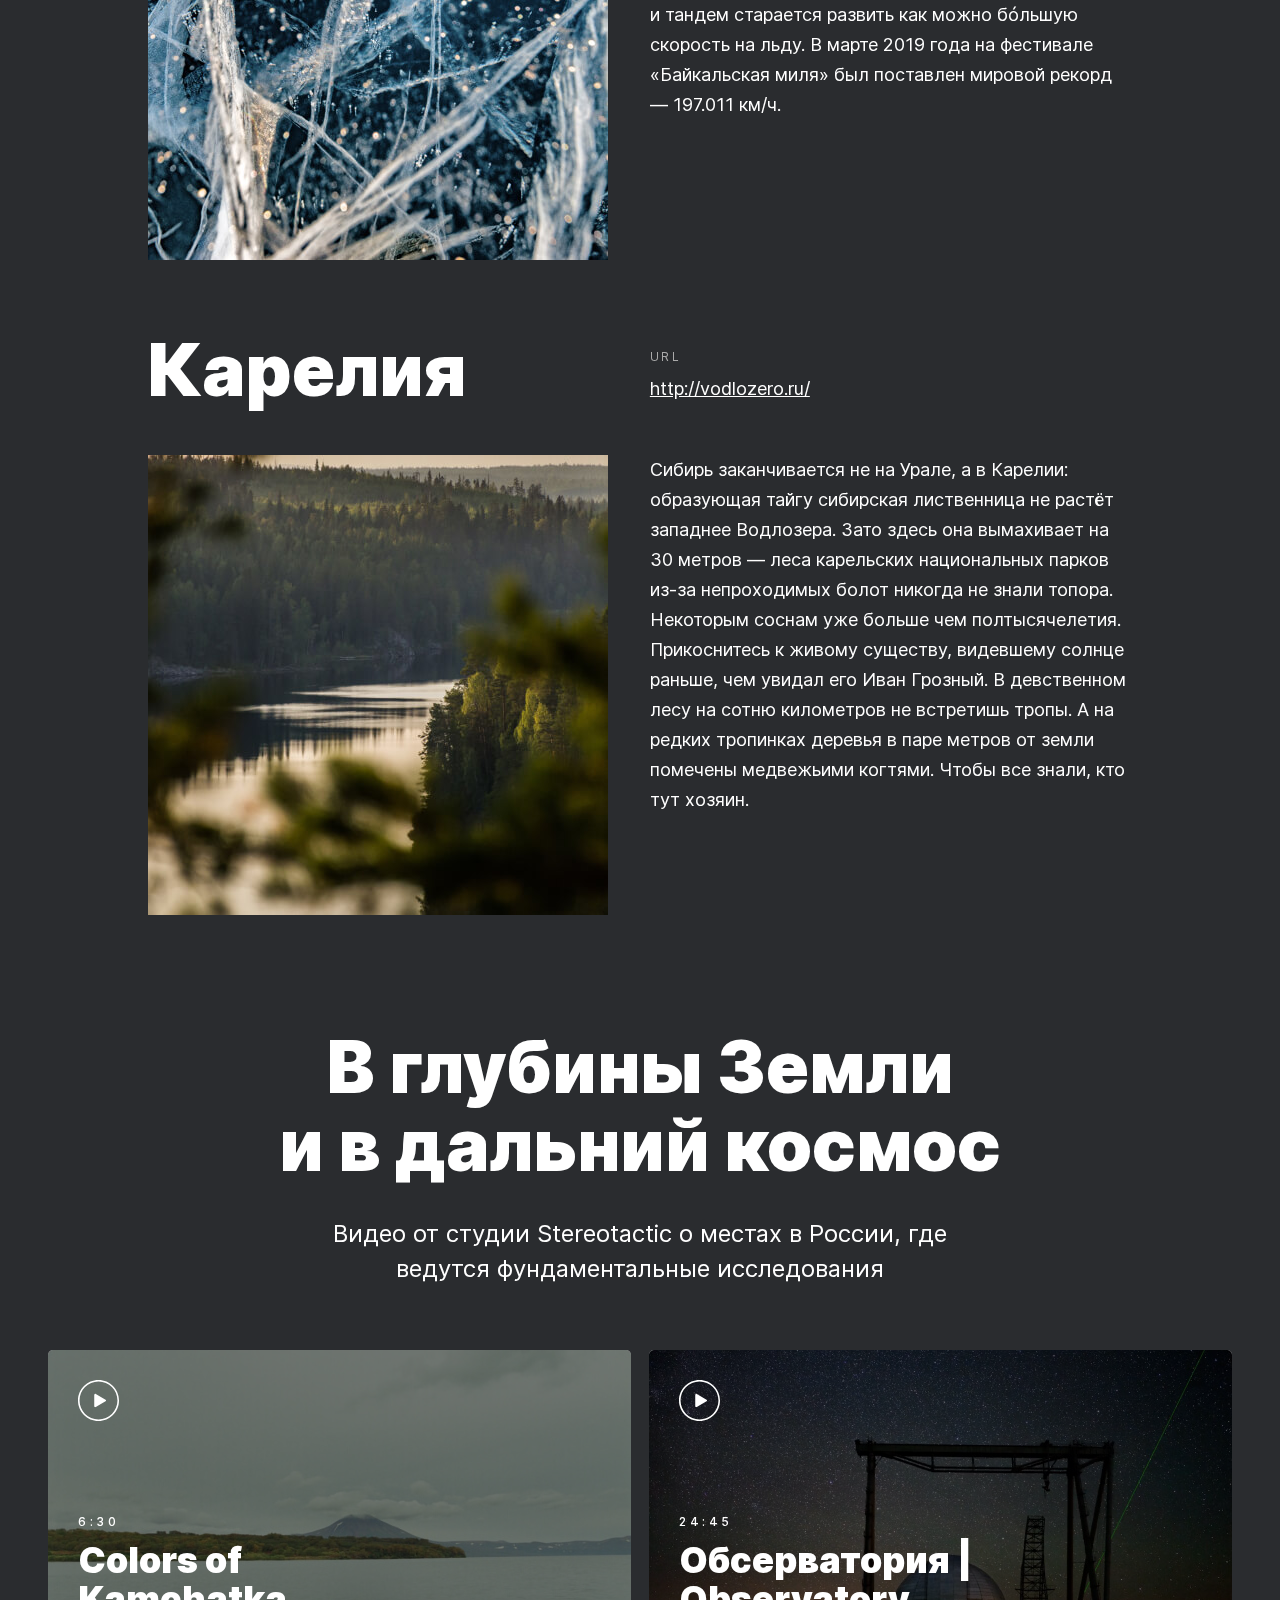
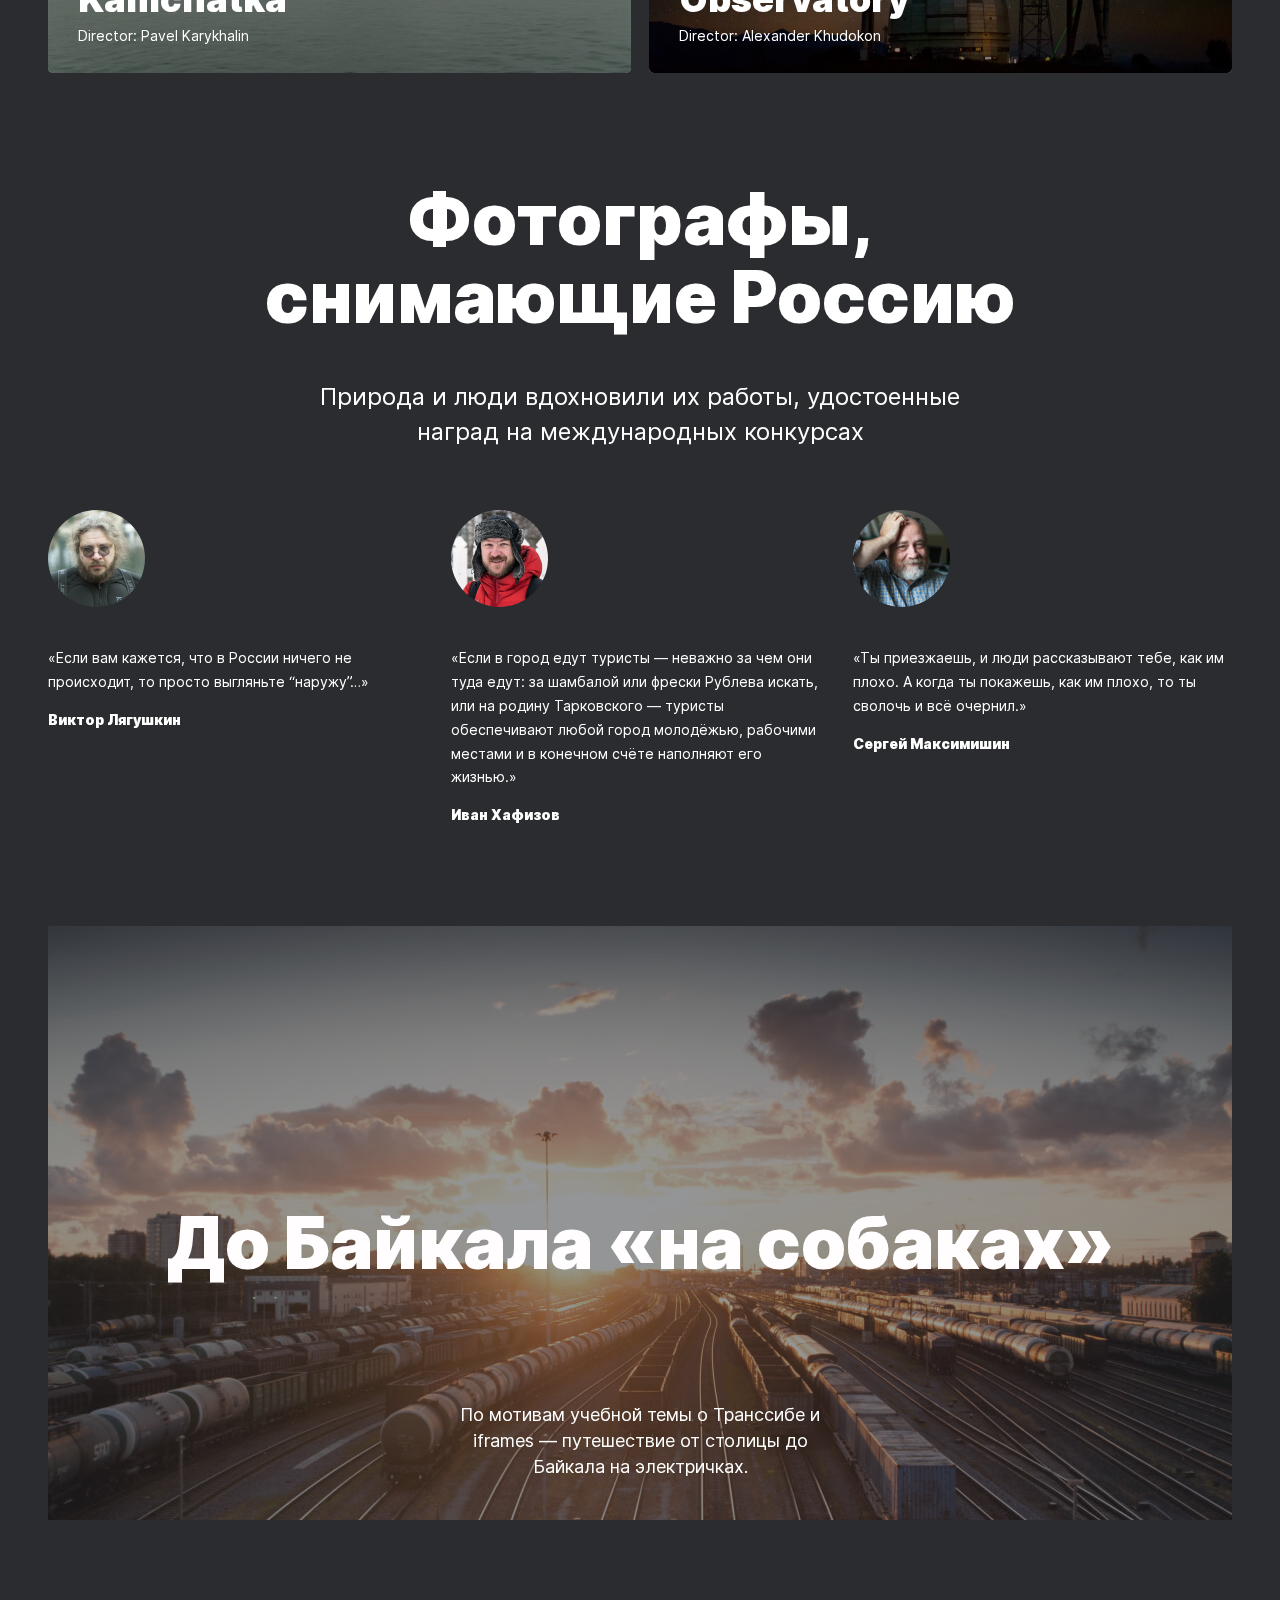
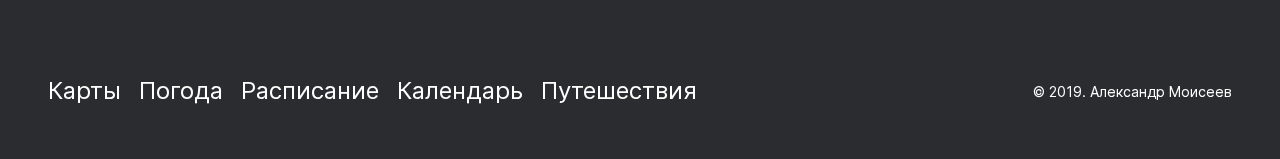
<file: travels_in_Russia/index 21.00.36 21.00.36 21.00.36.html>
<!DOCTYPE html>
<html lang="ru">

<head>
  <meta charset="UTF-8">
  <meta name="viewport" content="width=device-width, initial-scale=1.0">
  <meta name="description" content="4 домашняя работа">
  <meta name="keywords" content="HTML5, CSS">
  <meta name="author" content="Александр Моисеев">
  <link rel="stylesheet" href="vendor/normalize.css">
  <link rel="stylesheet" href="pages/index.css">
  <title>Путешествия по России</title>
</head>

<body class="page">

  <header class="header page__header">
    <img src="images/__logo.svg" alt="логотип" class="header__logo">
    <a href="#" class="header__lang header__lang_selected">Ru</a>
    <a href="#" class="header__lang">En</a>
  </header>

  <main class="main">
    <section class="lead page__lead">
      <h1 class="lead__title">Путешествия по России</h1>
      <p class="lead__subtitle">Настоящая страна не в выпусках новостей, а здесь.</p>
      <img src="images/__image.jpg" alt="фотография маршрута" class="lead__image">
      <p class="lead__caption">ваша полка — верхняя</p>
    </section>

    <section class="intro page__intro">
      <h2 class="intro__title">Чего мы там не видели?</h2>
      <blockquote class="intro__quote">По опросам ВЦИОМ, 95% россиян мечтают куда-нибудь
        поехать, но только 36% планируют провести отпуск в родной стране. Мол, чего мы тут, дома, не видели? На
        самом
        деле, Россия — это целая вселенная с ласковым морем юга, густыми лесами Саян и суровыми льдами плато
        Путорана.
        А ещё увидеть все эти красоты можно без миллионов на счету, загранпаспорта и многочасовых перелетов. Как,
        например, Вера Башмакова — смелая молодая мама, которая взяла в охапку троих детей, усадила их в свою «Ладу»
        и
        проехала 20 тысяч километров по родной стране. Мы выбрали и описали некоторые интересные места, достойные
        вашего отпуска.
      </blockquote>
      <ul class="intro__column">
        <li class="intro__text"><span class="intro__span-accent">Часовых поясов</span> 11</li>
        <li class="intro__text"><span class="intro__span-accent">Объектов природного наследия <abbr
              class="intro__abbreviation"
              title="специализированное учреждение Организации Объединённых Наций">ЮНЕСКО</abbr></span> 12</li>
        <li class="intro__text"><span class="intro__span-accent">Объектов культурного наследия <abbr
              class="intro__abbreviation"
              title="специализированное учреждение Организации Объединённых Наций">ЮНЕСКО</abbr></span> 16</li>
        <li class="intro__text"><span class="intro__span-accent">Природных заповедников</span> 105</li>
        <li class="intro__text"><span class="intro__span-accent">Аэропортов</span> 241</li>
      </ul>
    </section>

    <section class="photo-grid page__photo-grid">
      <img src="images/__item1.jpg" alt="фотография Русской природы" class="photo-grid__item">
      <img src="images/__item2.jpg" alt="фотография Русской природы" class="photo-grid__item">
      <img src="images/__item3.jpg" alt="фотография Русской природы" class="photo-grid__item">
      <img src="images/__item4.jpg" alt="фотография Русской природы" class="photo-grid__item">
      <img src="images/__item5.jpg" alt="фотография Русской природы" class="photo-grid__item">
      <img src="images/__item6.jpg" alt="фотография Русской природы" class="photo-grid__item">
      <img src="images/__item7.jpg" alt="фотография Русской природы" class="photo-grid__item">
      <img src="images/__item8.jpg" alt="фотография Русской природы" class="photo-grid__item">
      <img src="images/__item9.jpg" alt="фотография Русской природы" class="photo-grid__item">
      <img src="images/__item10.jpg" alt="фотография Русской природы" class="photo-grid__item">
      <img src="images/__item11.jpg" alt="фотография Русской природы" class="photo-grid__item">
      <img src="images/__item12.jpg" alt="фотография Русской природы" class="photo-grid__item">
    </section>

    <section class="places page__places">
      <div class="place places__place">
        <h2 class="place__title">Куршская коса</h2>
        <div class="place__website">
          <p class="place__url-heading">url</p>
          <a href="http://park-kosa.ru/" class="place__url" target="_blank">park-kosa.ru</a>
        </div>
        <img src="images/rosa.jpg" alt="фотография Куршской росы" class="place__image">
        <div class="place__main-text">
          <p class="place__paragraph">Здесь, посреди лесов и песчаных дюн, вы сможете увидеть два водных горизонта —
            спокойного Куршского залива с одной стороны и подёрнутого рябью волн Балтийского моря с другой. Уникальная
            природная зона на краю российского анклава.</p>
          <p class="place__paragraph">На этом Калининградская область не заканчивается. Для путешественника и
            исследователя там же по соседству — самая западная точка России, Балтийская коса, — и немецкое наследие
            россыпи небольших приморских городов. Атмосфера здешних мест исключает суету, окуная в спокойствие природы
            и запах стального, прохладного моря.</p>
        </div>
      </div>

      <div class="place places__place">
        <h2 class="place__title">Кольский</h2>
        <div class="place__website">
          <p class="place__url-heading">url</p>
          <a href="https://yourshot.nationalgeographic.com/photos/?keywords=kolskiy" class="place__url"
            target="_blank">National Geographic</a>
        </div>
        <img src="images/kolskyi.jpg" alt="Фотография Кольского полуострова" class="place__image">
        <div class="place__main-text">
          <p class="place__paragraph">Почти весь полуостров находится за Полярным кругом. Саамская тундра, от которой
            на юг — тайга, а на север — Ледовитый океан, прикидывающийся Баренцевым морем.</p>
          <p class="place__paragraph">Возможно, вы смотрели Звягинцева и даже слышали историю арктического фестиваля в
            Териберке. Возможно, слово «Хибины» не осталось под снегом школьных воспоминаний об уроках географии.
            Возможно, вы не интересовались пронизывающей земную кору сверхглубокой скважиной, а от апатитов вас давно
            накрывает апатия. Но ваша мечта увидеть северное сияние начинает сбываться с билетом в Мурманск.</p>
        </div>
      </div>

      <div class="place places__place">
        <h2 class="place__title">Алтай</h2>
        <div class="place__website">
          <p class="place__url-heading">url</p>
          <a href="https://www.facebook.com/vera.bashmakova/posts/10156011613718822" class="place__url"
            target="_blank">Facebook</a>
        </div>
        <img src="images/altai.jpg" alt="Фотография Алтая" class="place__image">
        <div class="place__main-text">
          <p class="place__paragraph">Алтай — одно из красивейших мест в России. В первую очередь из-за гор: если
            ехать вдоль хребта, вы увидите склоны, усыпанные соснами, горные реки и озёра. А если вы откроете в
            автомобиле окна, сможете познакомиться с невидимым чудом здешних мест — горным воздухом.</p>
          <p class="place__paragraph">Климат на Алтае умеренный, поэтому ехать сюда лучше всего летом. Так вы увидите
            всё разнообразие местной флоры и фауны. По лесам Алтая бродят лоси, над хребтами летают орлы, а на
            равнинах пасутся косули. И знаменитые манулы — тоже обитатели Алтайского края.</p>
        </div>
      </div>

      <div class="place places__place">
        <h2 class="place__title">Зимний Байкал</h2>
        <div class="place__website">
          <p class="place__url-heading">url</p>
          <a href="https://vk.com/baikalmile" class="place__url" target="_blank"><span class="place__breake">https://vk.com/baikalmile</span></a>
        </div>
        <img src="images/baikal.jpg" alt="Фотография Байкала" class="place__image">
        <div class="place__main-text">
          <p class="place__paragraph">Всем известен Байкал как крупнейшее озеро в мире. Многие также знают, что это
            самый большой источник пресной воды и одно из красивейших мест в России.</p>
          <p class="place__paragraph">Конечно, это всё так. Но Байкал ещё идеальное место для соревнований по
            скийорингу. Это такой вид спорта, когда лыжник привязывает себя к мотоциклу, и тандем старается развить
            как можно бóльшую скорость на льду. В марте 2019 года на фестивале «Байкальская миля» был поставлен
            мировой рекорд — 197.011 км/ч.</p>
        </div>
      </div>

      <div class="place places__place">
        <h2 class="place__title">Карелия</h2>
        <div class="place__website">
          <p class="place__url-heading">url</p>
          <a href="http://vodlozero.ru/" class="place__url" target="_blank">http://vodlozero.ru/</a>
        </div>
        <img src="images/karelia.jpg" alt="Фотография Карелии" class="place__image">
        <div class="place__main-text">
          <p class="place__paragraph">Сибирь заканчивается не на Урале, а в Карелии: образующая тайгу сибирская
            лиственница не растёт западнее Водлозера. Зато здесь она вымахивает на 30 метров — леса карельских
            национальных парков из-за непроходимых болот никогда не знали топора. Некоторым соснам уже больше чем
            полтысячелетия. Прикоснитесь к живому существу, видевшему солнце раньше, чем увидал его Иван Грозный. В
            девственном лесу на сотню километров не встретишь тропы. А на редких тропинках деревья в паре метров от
            земли помечены медвежьими когтями. Чтобы все знали, кто тут хозяин.</p>
        </div>
      </div>
    </section>

    <section class="video page__video">
      <h2 class="content-title video__content-title">В глубины Земли
        <span class="video__breake-line">и в дальний космос</span></h2>

      <p class="content-subtitle video__content-subtitle">Видео от студии Stereotactic о местах в России, где ведутся
        фундаментальные исследования</p>
      <div class="video__container">
        <a class="video__item" href="https://vimeo.com/81106671" target="_blank">
          <div class="video__icon-play"></div>
          <p class="video__duration">6:30</p>
          <p class="video__title">Colors of Kamchatka</p>
          <p class="video__subtitle">Director: Pavel Karykhalin</p>
          <img src="images/colors-of-camchatka.jpg" alt="фотография камчатки" class="video__image">
        </a>
        <a class="video__item" href="https://vimeo.com/290675450" target="_blank">
          <div class="video__icon-play video__icon-play_margin_bottom"></div>
          <p class="video__duration">24:45</p>
          <p class="video__title">Обсерватория | Observatory</p>
          <p class="video__subtitle">Director: Alexander Khudokon</p>
          <img src="images/observatory.jpg" alt="фотография Обсерватории" class="video__image">
        </a>
      </div>
    </section>


    <section class="comments page__comments">
      <h2 class="content-title comments__content-title">Фотографы, снимающие Россию</h2>
      <p class="content-subtitle comments__content-subtitle">Природа и люди вдохновили их работы, удостоенные наград на
        международных конкурсах</p>
      <div class="comments__container">
        <div class="comments__comment">
          <img src="images/lyguskin.jpg" alt="портрет фотографа Лягушкина" class="comments__image">
          <blockquote class="comments__quote">&laquo;Если вам кажется, что в России ничего не происходит, то просто
            выгляньте &ldquo;наружу&rdquo;…&raquo;</blockquote>
          <cite class="comments__author">Виктор Лягушкин</cite>
        </div>
        <div class="comments__comment">
          <img src="images/hafizov.jpg" alt="портрет фотографа Хафизова" class="comments__image">
          <blockquote class="comments__quote">&laquo;Если в город едут туристы — неважно за чем они туда едут: за
            шамбалой или фрески Рублева искать, или на родину Тарковского — туристы обеспечивают любой город
            молодёжью, рабочими местами и в конечном счёте наполняют его жизнью.&raquo;</blockquote>
          <cite class="comments__author">Иван Хафизов</cite>
        </div>
        <div class="comments__comment">
          <img src="images/maksimishin.jpg" alt="портрет фотографа Максимишина" class="comments__image">
          <blockquote class="comments__quote">&laquo;Ты приезжаешь, и люди рассказывают тебе, как им плохо. А когда ты
            покажешь, как им плохо, то ты сволочь и всё очернил.&raquo;</blockquote>
          <cite class="comments__author">Сергей Максимишин</cite>
        </div>
      </div>
    </section>

    <section class="cover page__cover">
      <a class="cover__link" href="https://stampsy.com/na-elektrichkakh-do-baikala" target="_blank">
        <h2 class="cover__title">До Байкала &laquo;на собаках&raquo;</h2>
        <p class="cover__subtitle">По мотивам учебной темы <span class="cover__breake">о Транссибе и iframes — путешествие </span>от столицы до Байкала
          на электричках.</p>
        <img src="images/transib.jpg" alt="фотография железнодорожного узла" class="cover__image">
      </a>
    </section>

  </main>

  <footer class="footer page__footer">
    <nav class="footer_navigation">
      <ul class="footer__column">
        <li class="footer__list"><a href="https://yandex.ru/maps/" class="footer__link" target="_blank">Карты</a></li>
        <li class="footer__list"><a href="https://yandex.ru/pogoda/" class="footer__link" target="_blank">Погода</a>
        </li>
        <li class="footer__list"><a href="https://rasp.yandex.ru/" class="footer__link" target="_blank">Расписание</a>
        </li>
        <li class="footer__list"><a href="https://calendar.yandex.ru/" class="footer__link"
            target="_blank">Календарь</a></li>
        <li class="footer__list"><a href="https://travel.yandex.ru" class="footer__link" target="_blank">Путешествия</a>
        </li>
      </ul>
    </nav>
    <p class="footer__copyright">&copy; 2019. Александр Моисеев</p>
  </footer>
</body>

</html>

<!-- Принято -->
</file>
<file: styles/style.css>
@import url('https://fonts.googleapis.com/css?family=Montserrat:400,400i,500,500i,700,700i&display=swap');

@import url('https://fonts.googleapis.com/css?family=Fira+Sans:700&display=swap');

.page {
  min-width: 1100px;
  /* мы ещё не умеем делать мобильную версию сайта, */
  /* поэтому выше установлена минимальная ширина страницы */
  max-width: 1600px;
  /* выше установили ограничение по максимальной ширине */
  margin: 0 auto;
  /* выше для экранов больше 1600px отцентрировали весь контент */
  font-family: 'Helvetica Neue', Arial, sans-serif;
}

/* * {
  border: 1px solid red;
} */

.header {
  min-height: 915px;
  background-image: url(../images/bacground), url(../images/bacground2), url(../images/headerPhoto);
  background-blend-mode: soft-light;
  position: relative;
}

.logo {
  position: absolute;
  top: 74px;
  left: 204px;
}

.header__navigation {
  display: flex;
  justify-content: flex-end;
}

.header__links {
  list-style-type: none;
  padding: 0;
  width: 324px;
  height: 10px;
  font-size: 14px;
  font-weight: bold;
  font-stretch: normal;
  font-style: normal;
  line-height: 2.07;
  letter-spacing: normal;
  text-align: right;
  margin: 99px 26px 0 0;
  display: flex;
  justify-content: space-between;
  align-items: center;
  text-transform: uppercase;
}

.header__link {
  text-decoration: none;
  font-family: 'Gotham';
  color: #ffffff;
}

.header__item {
  display: inline-block;
  padding-bottom: 20px;
  padding-top: 20px;
  border-bottom: 3px solid transparent;
  transition: border-bottom .5s ease-in-out;
}

.header__item:hover {
border-bottom: 3px solid #28c8c6;
box-sizing: border-box;
}

.button {
  width: 129px;
  height: 52px;
  border-radius: 5px;
  background-color: #a100ff;
  font-family: Gotham;
  font-size: 16px;
  font-weight: bold;
  font-stretch: normal;
  font-style: normal;
  line-height: 1.75;
  letter-spacing: normal;
  text-align: center;
  color: #ffffff;
  margin: 77px 209px 0 0;
  padding-right: 20px;
  border: none;
  outline: none;
  cursor: pointer;
}

.header__title {
  margin: 204px 0 41px 207px;
  width: 503px;
  min-height: 154px;
  font-family: 'Montserrat', sans-serif;
  font-size: 60px;
  font-weight: bold;
  font-stretch: normal;
  font-style: normal;
  line-height: 0.92;
  letter-spacing: normal;
  text-align: left;
  color: #ffffff;
  text-transform: uppercase;
}

.header__paragraph {
  width: 512px;
  min-height: 39px;
  font-family: Gotham;
  font-size: 16px;
  font-weight: 500;
  font-stretch: normal;
  font-style: normal;
  line-height: 1.5;
  letter-spacing: normal;
  text-align: left;
  color: #ffffff;
  margin: 0 0 26px 208px;
}

.header__form {
  padding: 0;
  margin-left: 209px;
  height: 60px;
}

.header__form-information {
  padding: 0;
  border: none;
  margin: 0;
  height: 60px;

}

.header__form-choise {
  width: 282px;
  height: 60px;
  border-radius: 3px;
  background-color: #f8f8f8;
  margin-right: 17px;
  border: none;
  -webkit-appearance: none;
  -moz-appearance: none;
  appearance: none;
  opacity: 0.9;
  font-family: 'Montserrat', sans-serif;
  font-size: 14px;
  font-weight: normal;
  font-stretch: normal;
  font-style: normal;
  line-height: 4.5;
  letter-spacing: normal;
  text-align: left;
  color: rgba(51, 51, 51, 0.9);
  padding-left: 25px;
  outline: none;
  box-sizing: border-box;
  background-image: url(../images/arrowdown);
  background-repeat: no-repeat;
  background-position: 239px 20px;

}

.header__form-email {
  width: 268px;
  height: 60px;
  border-radius: 3px;
  background-color: #f8f8f8;
  margin-right: 16px;
  padding: 0;
  border: none;
  padding-left: 25px;
  box-sizing: border-box;
  opacity: 0.9;
}

input[type="email"]::-webkit-input-placeholder {
  font-family: 'Montserrat' , sans-serif;
  font-size: 14px;
  font-weight: normal;
  font-stretch: normal;
  font-style: normal;
  line-height: 1.5;
  letter-spacing: normal;
  text-align: left;
  color: rgba(51, 51, 51, 0.9);
}

input[type="email"] {
  background-image: url(../images/arrowright);
  background-repeat: no-repeat;
  background-position: 233px;
  align-items: center;
}

.submit {
  width: 64px;
  height: 59px;
  border-radius: 5px;
  box-shadow: inset 0px -1px 0 0 rgba(255, 255, 255, 0.3);
  background-color: #28c8c6;
  padding: 0;
  border: none;
}

.arrow {
  position: absolute;
  top: 96px;
  right: 231px;
}

input[type="submit"] {
  background-image: url(../images/strelka);
  background-repeat: no-repeat;
  background-position: center;
}

input:focus {
  outline: none;
  border: 3px solid #28c8c6;
  transition: border 1s linear;
}

.header__button {
  width: 185px;
  height: 58px;
  border-radius: 5px;
  background-color: #8500d2;
  font-family: 'Gotham';
  font-size: 14px;
  font-weight: bold;
  font-stretch: normal;
  font-style: normal;
  line-height: normal;
  letter-spacing: normal;
  text-align: center;
  color: #ffffff;
  transform: translate(0, 150%) rotate(-90deg);
  position: absolute;
  right: -64px;
  bottom: 64px;
  padding: 0;
  z-index: 1;
  outline: none;
  cursor: pointer;

}
.design-style {
  background-color: #ebeff3;
  min-height: 535px;
  position: relative;
}

.design-style__title {
  padding-top: 114px;
  margin: 0 auto 41px;
  width: 442px;
  text-transform: uppercase;
  width: 442px;
  min-height: 28px;
  font-family: 'Gotham';
  font-size: 40px;
  font-weight: bold;
  font-stretch: normal;
  font-style: normal;
  line-height: 0.73;
  letter-spacing: normal;
  text-align: center;
  color: #333b42;
}

.subtitle {
  width: 661px;
  min-height: 39px;
  margin: 0 auto 71px;
  font-family: 'Gotham';
  font-size: 14px;
  font-weight: 500;
  font-stretch: normal;
  font-style: normal;
  line-height: 1.79;
  letter-spacing: normal;
  text-align: center;
  color: #74797e;
}

.design-style__iphone-block {
 width: 416px;
 height: 240px;
 margin: 0 auto;
 background-image: url(../images/iphone);
 background-size: cover;
 background-repeat: no-repeat;
}

.white-arrow {
  width: 114px;
  height: 114px;
  border-radius: 50%;
  display: flex;
  justify-content: center;
  align-items: center;
}

.white-arrow_design-block {
  position: absolute;
  top: -57px;
  left: 50%;
  transform: translateX(-50%);
  background-color: #ebeff3;
}

.design-style__arrow-block {
  width: 114px;
  height: 114px;
  border-radius: 50%;
  display: flex;
  justify-content: center;
  align-items: center;
  position: absolute;
  bottom: -57px;
  left: 50%;
  transform: translateX(-50%);
  background-color: #28c8c6;
}

.features {
  min-height: 778px;
  position: relative;
}

.title {
  font-family: 'Montserrat', sans-serif;
  font-size: 30px;
  font-weight: bold;
  font-stretch: normal;
  font-style: normal;
  line-height: 0.97;
  letter-spacing: normal;
  text-align: center;
  color: #333b42;
  margin: 0 auto;
  text-transform: uppercase;
}

.title_features {
  width: 279px;
  min-height: 23px;
  padding-top: 160px;
}

.features__paragraph {
  width: 661px;
  min-height: 39px;
  font-family: 'Gotham';
  font-size: 14px;
  font-weight: 500;
  font-stretch: normal;
  font-style: normal;
  line-height: 1.79;
  letter-spacing: normal;
  text-align: center;
  color: #74797e;
  margin: 31px auto 61px;
}

.features__container {
  display: flex;
  width: 1177px;
  margin: 0 auto;

}

.features__block {
  width: 277px;
  min-height: 313px;
  margin-right: 23px;
}

.features__purple-square {
  width: 137px;
  height: 137px;
  border-radius: 50%;
  margin: 0 auto;
  background-color: #8500d2;

}

.features__block:last-of-type {
  margin-right: 0;
}
.features__purple-square_truck {
  background-image: url(../images/truck);
  background-position: center;
  background-repeat: no-repeat;
}

.features__purple-square_paper-plane {
  background-image: url(../images/paper-airoplane);
  background-position: center;
  background-repeat: no-repeat;
}

.features__purple-square_zig-zag {
  background-image: url(../images/zig-zag);
  background-position: center;
  background-repeat: no-repeat;
}

.features__purple-square_window {
  background-image: url(../images/window);
  background-position: center;
  background-repeat: no-repeat;
}

.features__block-title {
  font-family: 'Gotham';
  font-size: 17px;
  font-weight: bold;
  font-stretch: normal;
  font-style: normal;
  line-height: 1.71;
  letter-spacing: normal;
  text-align: center;
  color: #333b42;
  margin: 39px auto 36px;
  text-transform: uppercase;
}

.features__block-paragraf {
  font-family: 'Gotham';
  font-size: 14px;
  font-weight: 500;
  font-stretch: normal;
  font-style: normal;
  line-height: 1.79;
  letter-spacing: normal;
  text-align: center;
  color: #74797e;
  margin: 0 auto;
}

.white-arrow_features-block {
  background-color: #fff;
  position: absolute;
  bottom: -57px;
  left: 50%;
  transform: translateX(-50%);
}

.guideline {
  min-height: 759px;
  background-color: #f6f9fa;
}

.title_guideline-block {
  padding-top: 136px;
}

.guideline__paragraph {
  width: 901px;
  min-height: 39px;
  font-family: 'Gotham';
  font-size: 14px;
  font-weight: 500;
  font-stretch: normal;
  font-style: normal;
  line-height: 1.79;
  letter-spacing: normal;
  text-align: center;
  color: #74797e;
  margin: 28px auto 45px;
}

.guideline__list {
  display: flex;
  box-sizing: border-box;
  width: 570px;
  height: 58px;
  margin: 0 auto 54px;
  padding: 0;
  text-align: center;
  font-family: 'Gotham';
  font-size: 14px;
  font-weight: bold;
  font-stretch: normal;
  font-style: normal;
  line-height: 3.9;
  letter-spacing: normal;
  color: #28c8c6;
  text-transform: uppercase;
  border: 1px solid #28c8c6;


}

.guideline__item {
  list-style-type: none;

}

.guideline__link {
  text-decoration: none;
  color: #28c8c6;
  height: 56px;
  display: block;
  width: 142.5px;
  transition-property: background-color, color;
  transition-duration: .8s;
  transition-timing-function: ease-out;
  padding-top: 0px;
}

.guideline__link:hover {
  color: white;
  background-color: #28c8c6;
}

.guideline__container {
  width: 1180px;
  min-height: 276px;
  margin: 0 auto 98px;
  display: flex;
  justify-content: space-between;
}

.guideline__block {
  width: 380px;
  min-height: 276px;
  border-radius: 10px;
  background-color: #fff;
  position: relative;
}

.guideline__block-picture {
  background-image: url(../images/circe);
  width: 380px;
  height: 204px;
  background-position: center;
}

.guideline__block-paragraph {
  font-family: 'Montserrat', sans-serif;
  font-size: 14px;
  font-weight: normal;
  font-stretch: normal;
  font-style: normal;
  line-height: 1.79;
  letter-spacing: normal;
  text-align: center;
  color: #333b42;
  text-transform: uppercase;
  margin: 31px auto;
}

.guideline__button {
  background-image: url(../images/right-tirn);
  position: absolute;
  right: 48px;
  bottom: 28px;
  width: 8px;
  height: 14px;
  background-repeat: no-repeat;
  background-position: center;
  background-color: #fff;
  display: block;
  padding: 0 0 32px;
  border: none;
  outline: none;
  cursor: pointer;
}

.push {
  min-height: 890px;
  position: relative;
  background-image: url(../images/bacground), url(../images/bacground2), url(../images/push-photo);
  background-blend-mode: soft-light;
  background-size: cover;
  background-repeat: no-repeat;
  background-position: 50% 36%;
}

.push__title {
  width: 503px;
  min-height: 154px;
  font-family: 'Montserrat', sans-serif;
  font-size: 60px;
  font-weight: bold;
  font-stretch: normal;
  font-style: normal;
  line-height: 0.92;
  letter-spacing: normal;
  text-align: left;
  color: #ffffff;
  padding-top: 334px;
  margin: 0 671px 41px 426px;
  text-transform: uppercase;
}

.push__paragraph {
  width: 512px;
  min-height: 39px;
  font-family: 'Gotham';
  font-size: 16px;
  font-weight: 500;
  font-stretch: normal;
  font-style: normal;
  line-height: 1.5;
  letter-spacing: normal;
  text-align: left;
  color: #ffffff;
  margin: 0 671px 322px 427px;
  z-index: 1;
  position: relative;
}

.logo_xl {
  position: absolute;
  left: 208px;
  top: 332px;
}

.computer {
  min-height: 725px;
  position: relative;
  background-color: #fff;
}

.computer__photo {
width: 911px;
height: 983px;
position: absolute;
right: 194px;
top: -535px;
}

.computer__display {
  width: 416px;
  height: 659px;
  position: absolute;
  right: 218px;
  top: -491px;
}

.computer__shadow {
  width: 1010px;
  height: 625px;
  position: absolute;
  top: 100px;
  right: 151px;
  background-image: url(../images/shadow);
}

.up__arrow {
  position: absolute;
  bottom: 436px;
  left: 27px;
  width: 50px;
  height: 50px;
  background-color: #242424;
  background-image: url(../images/uparrow);
  background-position: center;
  background-repeat: no-repeat;
  border-radius: 5px;
  opacity: .5;
  cursor: pointer;
}

.footer {
  height: 379px;
  position: relative;
}

.footer__container {
  max-width: 1180px;
  height: 114px;
  margin: 0 auto 45px;
  display: flex;
  justify-content: space-between;
  padding-top: 57px;
  position: relative;
}

.footer__list-container {
  display: flex;
  width: 206px;
  height: 114px;
  justify-content: space-between;
}

.footer__for-client {
  padding: 0;
  margin-top: 0;
  margin-bottom: 0;
}
.footer__for-client-item {
  list-style-type: none;
  font-family: 'Montserrat', sans-serif;
  font-size: 12px;
  font-weight: normal;
  font-stretch: normal;
  font-style: normal;
  line-height: 1.15;
  letter-spacing: normal;
  text-align: left;
  margin: 0 0 18px;
}

.footer__for-client-item:last-of-type {
  margin: 0;
}

.footer__link {
  color: #8297a7;
  text-decoration: none;
}

.footer__company-container {
  flex-basis: 669px;
  height: 114px;
  text-align: right;
}

.copyright {
  font-family: 'Montserrat', sans-serif;
  font-size: 12px;
  font-weight: normal;
  font-stretch: normal;
  font-style: normal;
  line-height: 1.33;
  letter-spacing: normal;
  text-align: right;
  color: #8297a7;
  margin: 0 0 15px;
}

.footer__additional {
  font-family: 'Montserrat', sans-serif;
  font-size: 12px;
  font-weight: normal;
  font-stretch: normal;
  font-style: normal;
  line-height: 1.15;
  letter-spacing: normal;
  text-align: left;
  color: #8297a7;
  position: absolute;
  left: 0;
  bottom: -45px;
}

.footer__social {
  position: absolute;
  display: flex;
  width: 196px;
  justify-content: space-between;
  align-items: center;
  bottom: 373px;
  right: 212px;
}

.footer__social-link {
  width: 95px;
  height: 34px;
  border-radius: 3px;
  text-decoration: none;
  font-family: 'FiraSans', sans-serif;
  font-size: 13px;
  font-weight: bold;
  font-stretch: normal;
  font-style: normal;
  line-height: 2.6;
  letter-spacing: normal;
  text-align: center;
  color: #ffffff;
  box-sizing: border-box;
}

.footer__social-link_tweeter {
  background-color: #69b6f2;
}

.footer__social-link_facebook {
  background-color: #3a579a;
}

.footer__facebook-image {
  margin: 0 15px 0 0;
}

.footer__tweet-image {
  margin-right: 8px;
}
</file>
<file: Bologna/pages/index.css>
@import url('../Blocks/page/page.css');
@import url('../Blocks/header/header.css');
@import url('../Blocks/main-news/main-news.css');
@import url('../Blocks/news/news.css');
@import url('../Blocks/news-block/news-block.css');
@import url('../Blocks/subscribe/subscribe.css');
@import url('../Blocks/latest-news/latest-news.css');
@import url('../Blocks/categories/categories.css');
@import url('../Blocks/advertising/advertising.css');
@import url('../Blocks/tags/tags.css');
@import url('../Blocks/border/border.css');
@import url('../Blocks/news/__refresh-link/news__refresh-link.css');
@import url('../Blocks/instagram/instagram.css');
@import url('../Blocks/footer/footer.css');
</file>
<file: Demo/pages/index.css>
@import url('../blocks/page/page.css');
@import url('../blocks/content-title/content-title.css');
@import url('../blocks/content-subtitle/content-subtitle.css');
@import url('../blocks/button/button.css');
@import url('../blocks/header/header.css');
@import url('../blocks/logo/logo.css');
@import url('../blocks/naviganion/naviganion.css');
@import url('../blocks/hero/hero.css');
@import url('../blocks/button/_size/_large/button_size_large.css');
@import url('../blocks/products-preview/products-preview.css');
@import url('../blocks/intro/intro.css');
@import url('../blocks/kits/kits.css');
@import url('../blocks/pricing/pricing.css');
@import url('../blocks/footer/footer.css');
@import url('../blocks/button/_size/_extra-small/button_size_extra-small.css');
@import url('../blocks/button/_size/_small/button_size_small.css');
@import url('../blocks/button/_font-size/_small/button_font-size_small.css');
@import url('../blocks/button/_color/_transparent/button_color_transparent.css');
</file>
<file: learn_to_learn/styles/style.css>
@keyframes rotation {
  from {
    transform: rotate(0deg);
  }
  to {
    transform: rotate(360deg);
  }
}

.page {
    min-width: 1100px;
    /* мы ещё не умеем делать мобильную версию сайта, */
    /* поэтому выше установлена минимальная ширина страницы */
    max-width: 1600px;
    /* выше установили ограничение по максимальной ширине */
    margin: 0 auto;
    /* выше для экранов больше 1600px отцентрировали весь контент */
    font-family: 'Helvetica Neue', Arial, sans-serif;
}

.header {
    height: 100vh;
    min-height: 600px;
    max-height: 756px;
    display: flex;
    position: relative;
    background-color: #f2f2f2;
    overflow: hidden;
}
    /* выше установили ограничения для секции */

.logo {
    background-image: url(../images/logo.svg);
    width: 183px;
    height: 32px;
    background-position: center;
    background-size: contain;
    background-repeat: no-repeat;
    position: absolute;
    top: 30px;
    left: 64px;
    z-index: 1;
}

.header__title {
    font-size: 102px;
    font-weight: bold;
    width: 730px;
    line-height: 96px;
    margin-left: 64px;
    display: flex;
    align-items: center;
    z-index: 2;
}

.header__subtitle {
    width: 388px;
    position: absolute;
    left: 64px;
    bottom: 30px;
    font-size: 18px;
    line-height: 25px;
    z-index: 2;
    box-sizing: border-box;
    padding: 0;
    margin: 0;
    font-weight: normal;
}

.header__link {
    color: #2f80ed;
    text-decoration: none;
    transition: opacity .5s ease-in-out;
}

.header__link:hover {
    opacity: .7;
}

.header__main-illustration {
    background-image: url(../images/two_again.png);
    width: 765px;
    height: 608px;
    background-position: center;
    background-size: cover;
    background-repeat: no-repeat;
    position: absolute;
    bottom: 0;
    right: 0;
    display: flex;
    z-index: 1;
}
/* ниже мы привели пример двух селекторов, чтобы вы вспомнили запись элемента */
.header__square-pic {
    height: 568px;
    width: 568px;
    background-color: #2f80ed;
    position: absolute;
    right: 0;
    top: 64px;
    transform: rotate(-15deg);
    animation: rotation linear 20s infinite;
}

.two-columns {
    display: flex;
    width: 80%;
    margin: 0 auto;
    justify-content: space-between;
    padding-top: 100px;
    padding-bottom: 100px;
}

.two-columns_padding {
    padding-top: 160px;
    padding-bottom: 80px;
}

.two-columns__brief {
    line-height: 1.2;
    font-size: 18px;
    font-weight: normal;
    margin: 0;
    color: #2f80ed;
    width: 175px;
}
.two-columns__main-text {
    width: 80%;
    min-width: 784px;
}

.two-columns__paragraph:first-of-type {
    margin-top: 0;
}

.two-columns__paragraph:last-of-type {
    margin-bottom: 0;
}

.two-columns__paragraph {
    line-height: 34px;
    font-size: 24px;
    margin: 15px 0;
}

.span-accent {
    font-weight: bold;
}

.section-title {
    width: 60%;
    margin: 0 auto 0;
    text-align: center;
    line-height: 69px;
    font-size: 60px;
    font-weight: bold;
}

.section-subtitle {
    width: 60%;
    margin: 20px auto 0;
    line-height: 34px;
    font-size: 24px;
    font-weight: normal;
    text-align: center;
}

.section-title_line-height {
    line-height: 1.15;
}
.cards {
    display: flex;
    width: 80%;
    margin: auto;
    flex-wrap: wrap;
    margin-bottom: 100px;
}

.cards__item {
    width: 240px;
    margin: 60px 100px 0 0;
}

.cards__title {
    line-height: 1.15;
    font-size: 24px;
    font-weight: bold;
    margin: 0;
}

.cards__description {
    line-height: 23px;
    font-size: 18px;
    font-weight: normal;
    margin: 16px 0 0;
}

.cards__image {
    border-radius: 50%;
    width: 160px;
    height: 160px;
    margin: 0 40px 43px;
}

.video__iframes {
    margin: 0;
    display: flex;
    justify-content: center;
    transform: translate(0, 50px);
}

.video__iframe {
    display: block;
    margin-right: 20px;
    border: none;
    width: 515px;
    height: 316px;
}

.oakley {
    background-color: #f2f2f2;
}

.feinman {
  height: 790px;
  position: relative;
  background-color: #f2f2f2;
  margin-bottom: 100px;
}

.feinman__title {
  width: 684px;
  text-align: center;
  margin: auto;
  line-height: 1.15;
  font-size: 120px;
  font-weight: bold;
  z-index: 1;
  position: relative;
}

.feinman__subtitle {
  line-height: 51px;
  font-size: 36px;
  font-weight: normal;
  text-align: center;
  margin: 70px auto 0;
  z-index: 1;
  position: relative;
}

.feinman__link {
  line-height: 51px;
  font-size: 36px;
  font-weight: normal;
  color: #000;
  position: absolute;
  top: 50%;
  right: 48px;
  text-decoration: none;
  z-index: 1;
  transition: opacity .5s ease-in-out;
}

.feinman__link:hover {
  opacity: .7;
}

.feinman__picture {
  width: 867px;
  height: 637px;
  position: absolute;
  left: 0;
  bottom: 0;
  background-image: url(../images/feinman.png);
  background-size: contain;
}

.table {
    width: 1100px;
    margin: 0 auto;
    display: flex;
    flex-wrap: wrap;
    justify-content: space-between;
}
.table_margin_bottom {
    margin-bottom: 100px;
}

.table__cell {
    width: 250px;
    margin-top: 60px;
}

.table__heading {
    line-height: 1.15;
    font-size: 24px;
    font-weight: bold;
    margin: 0;
}

.table__text {
    line-height: 1.2;
    font-size: 18px;
    font-weight: normal;
    margin: 20px 0 0;
}


.khan {
    background-color: #f2f2f2;
}

.khan__container {
    padding-top: 105px;
    width: 80%;
    margin: auto;
}

.khan__author {
    margin: 0;
    line-height: 42px;
    font-size: 30px;
    font-weight: normal;
}

.khan__title {
    margin: 0 0 50px;
    line-height: 1.15;
    font-size: 60px;
    font-weight: bold;
}

.khan__quote {
    width: 790px;
    margin: 0 0 36px;
    line-height: 34px;
    font-size: 24px;
    font-weight: normal;
}

.khan__quote-author {
    margin: 0 0 10px;
    line-height: 1.15;
    font-size: 24px;
    font-weight: bold;
}

.khan__quote-author-subline {
    margin: 0 0 68px;
    line-height: 1.15;
    font-size: 24px;
    font-weight: normal;
}

.khan__book-container {
    margin-right: 20px;
    display: flex;
}

.khan__book-pic {
    width: 620px;
    height: 608px;
    background-image: url(../images/book.jpg);
    background-size: cover;
    margin: 0 20px 0 0;
}

.khan__buy-link {
    line-height: 42px;
    font-size: 30px;
    font-weight: normal;
    text-decoration: none;
    color: #2f80ed;
    transition: opacity .5s ease-in-out;
    height: min-content;
}

.khan__buy-link:hover {
    opacity: .7;
}

.kaufman {
    background-color: #1f1f1f;
    position: relative;
    overflow: hidden;
}

.section-title_theme_dark {
    margin-top: 90px;
    color: white;
    position: relative;
    z-index: 1;
}

.section-subtitle_theme_dark {
    color: white;
    position: relative;
    z-index: 1;
}

.table_theme_dark {
    margin-bottom: 90px;
}
/* и элемента с модификатором вида ключ-значение */
.table__cell_theme_dark {
    width: 200px;
    color: white;
    margin-right: 0;
    margin-top: 80px;
    z-index: 1;
}

.kaufman__triangle {
    width: 877px;
    height: 877px;
    background-image: url(../images/triangle.svg);
    position: absolute;
    top: 0;
    right: -210px;
    background-size: contain;
    background-repeat: no-repeat;
    animation: rotation linear 20s infinite;
}

.resources {
    margin-top: 100px;
}
.resources__logo-zone {
    width: 1100px;
    margin: 80px auto 217px;
    display: flex;
}

.resources__logo {
    width: 270px;
    height: 38px;
    background-size: contain;
    background-repeat: no-repeat;
    background-position: center;
    transition: opacity .5s ease-in-out;
}

.resources__logo:hover {
    opacity: .7;
}

.resources__logo_arzamas {
    background-image: url(../images/arzamas.svg);
}

.resources__logo_nplus1 {
    background-image: url(../images/n1.svg);
}

.resources__logo_strelka {
    background-image: url(../images/strelka.svg);
}

.resources__logo_polka {
    background-image: url(../images/polka.svg);
}

.footer {
    min-height: 350px;
    background-color: #1f1f1f;
}
.footer__columns {
    flex-basis: 711px;
    width: 90%;
    margin: 0 auto 40px;
    padding-top: 60px;
    display: flex;
    position: relative;
    min-height: 250px;
    justify-content: space-between;
}

.footer__column_content_copyright {
    flex-basis: 50%;
    position: relative;
}
.logo_place_footer {
    height: 35px;
    position: absolute;
    top: 0;
    left: 0;
    background-image: url(../images/logo_white.svg);
}

.footer__author {
    line-height: 25px;
    font-size: 18px;
    font-weight: normal;
    color: white;
    position: absolute;
    left: 0;
    bottom: 0;
}

.footer__column-heading {
    line-height: 30px;
    font-size: 18px;
    font-weight: bold;
    color: white;
    margin-top: 0;
}

.footer__column-links {
    margin-top: 20px;
    padding: 0;
}

.footer__paragraph {
    list-style-type: none;
    color: white;
    line-height: 30px;
    font-size: 18px;
    font-weight: normal;
    margin-top: 0;
}

.footer__link {
    text-decoration: none;
    color: white;
    transition: opacity .5s ease-in-out;
}

.footer__link:hover {
    opacity: .7;
}

.footer__social-icon {
    width: 16px;
    height: 16px;
}
</file>
<file: travels_in_Russia/pages/index.css>
@import url('../fonts/inter.css');
@import url('../blocks/page/page.css');
@import url('../blocks/header/header.css');
@import url('../blocks/lead/lead.css');
@import url('../blocks/intro/intro.css');
@import url('../blocks/photo-grid/photo-grid.css');
@import url('../blocks/place/place.css');
@import url('../blocks/content-title/content-title.css');
@import url('../blocks/content-subtitle/content-subtitle.css');
@import url('../blocks/video/video.css');
@import url('../blocks/comments/comments.css');
@import url('../blocks/cover/cover.css');
@import url('../blocks/places/places.css');
@import url('../blocks/footer/footer.css');
</file>
<file: learn to learn/styles/style.css>
@keyframes rotation {
  from {
    transform: rotate(0deg);
  }
  to {
    transform: rotate(360deg);
  }
}

.page {
    min-width: 1100px;
    /* мы ещё не умеем делать мобильную версию сайта, */
    /* поэтому выше установлена минимальная ширина страницы */
    max-width: 1600px;
    /* выше установили ограничение по максимальной ширине */
    margin: 0 auto;
    /* выше для экранов больше 1600px отцентрировали весь контент */
    font-family: 'Helvetica Neue', Arial, sans-serif;
}

* {
    border: 1px solid red;
}
.header {
    height: 100vh;
    min-height: 600px;
    max-height: 756px;
    display: flex;
    position: relative;
    background-color: #f2f2f2;
    overflow: hidden;
}
    /* выше установили ограничения для секции */

.logo {
    background-image: url(../images/logo.svg);
    width: 183px;
    height: 32px;
    background-position: center;
    background-size: contain;
    background-repeat: no-repeat;
    position: absolute;
    top: 30px;
    left: 64px;
    z-index: 1;
}

.header__title {
    font-size: 102px;
    font-weight: bold;
    width: 730px;
    line-height: 96px;
    margin-left: 64px;
    display: flex;
    align-items: center;
    z-index: 2;
}

.header__subtitle {
    width: 388px;
    position: absolute;
    left: 64px;
    bottom: 30px;
    font-size: 18px;
    line-height: 25px;
    z-index: 2;
    box-sizing: border-box;
    padding: 0;
    margin: 0;
    font-weight: normal;
}

.header__link {
    color: #2f80ed;
    text-decoration: none;
    transition: opacity .5s ease-in-out;
}

.header__link:hover {
    opacity: .7;
}

.header__main-illustration {
    background-image: url(../images/two_again.png);
    width: 765px;
    height: 608px;
    background-position: center;
    background-size: cover;
    background-repeat: no-repeat;
    position: absolute;
    bottom: 0;
    right: 0;
    display: flex;
    z-index: 1;
}
/* ниже мы привели пример двух селекторов, чтобы вы вспомнили запись элемента */
.header__square-pic {
    height: 568px;
    width: 568px;
    background-color: #2f80ed;
    position: absolute;
    right: 0;
    top: 64px;
    transform: rotate(-15deg);
    animation: rotation linear 20s infinite;
}

.two-columns {
    display: flex;
    width: 80%;
    margin: 0 auto;
    justify-content: space-between;
    padding-top: 100px;
    padding-bottom: 100px;
}

.two-columns_padding {
    padding-top: 160px;
    padding-bottom: 80px;
}

.two-columns__brief {
    line-height: 1.2;
    font-size: 18px;
    font-weight: normal;
    margin: 0;
    color: #2f80ed;
    width: 175px;
}
.two-columns__main-text {
    width: 80%;
    min-width: 784px;
}

.two-columns__paragraph:first-of-type {
    margin-top: 0;
}

.two-columns__paragraph:last-of-type {
    margin-bottom: 0;
}

.two-columns__paragraph {
    line-height: 34px;
    font-size: 24px;
    margin: 15px 0;
}

.span-accent {
    font-weight: bold;
}

.section-title {
    width: 60%;
    margin: 0 auto 0;
    text-align: center;
    line-height: 69px;
    font-size: 60px;
    font-weight: bold;
}

.section-subtitle {
    width: 60%;
    margin: 20px auto 0;
    line-height: 34px;
    font-size: 24px;
    font-weight: normal;
    text-align: center;
}

.section-title_line-height {
    line-height: 1.15;
}
.cards {
    display: flex;
    width: 80%;
    margin: auto;
    flex-wrap: wrap;
    margin-bottom: 100px;
}

.cards__item {
    width: 240px;
    margin: 60px 100px 0 0;
}

.cards__title {
    line-height: 1.15;
    font-size: 24px;
    font-weight: bold;
    margin: 0;
}

.cards__description {
    line-height: 23px;
    font-size: 18px;
    font-weight: normal;
    margin: 16px 0 0;
}

.cards__image {
    border-radius: 50%;
    width: 160px;
    height: 160px;
    margin: 0 40px 43px;
}

.video__iframes {
    margin: 0;
    display: flex;
    justify-content: center;
    transform: translate(0, 50px);
}

.video__iframe {
    display: block;
    margin-right: 20px;
    border: none;
    width: 515px;
    height: 316px;
}

.oakley {
    background-color: #f2f2f2;
}

.feinman {
  height: 790px;
  position: relative;
  background-color: #f2f2f2;
  margin-bottom: 100px;
}

.feinman__title {
  width: 684px;
  text-align: center;
  margin: auto;
  line-height: 1.15;
  font-size: 120px;
  font-weight: bold;
  z-index: 1;
  position: relative;
}

.feinman__subtitle {
  line-height: 51px;
  font-size: 36px;
  font-weight: normal;
  text-align: center;
  margin: 70px auto 0;
  z-index: 1;
  position: relative;
}

.feinman__link {
  line-height: 51px;
  font-size: 36px;
  font-weight: normal;
  color: #000;
  position: absolute;
  top: 50%;
  right: 48px;
  text-decoration: none;
  z-index: 1;
  transition: opacity .5s ease-in-out;
}

.feinman__link:hover {
  opacity: .7;
}

.feinman__picture {
  width: 867px;
  height: 637px;
  position: absolute;
  left: 0;
  bottom: 0;
  background-image: url(../images/feinman.png);
  background-size: contain;
}

.table {
    width: 1100px;
    margin: 0 auto;
    display: flex;
    flex-wrap: wrap;
    justify-content: space-between;
}
.table_margin_bottom {
    margin-bottom: 100px;
}

.table__cell {
    width: 250px;
    margin-top: 60px;
}

.table__heading {
    line-height: 1.15;
    font-size: 24px;
    font-weight: bold;
    margin: 0;
}

.table__text {
    line-height: 1.2;
    font-size: 18px;
    font-weight: normal;
    margin: 20px 0 0;
}


.khan {
    background-color: #f2f2f2;
}

.khan__container {
    padding-top: 105px;
    width: 80%;
    margin: auto;
}

.khan__author {
    margin: 0;
    line-height: 42px;
    font-size: 30px;
    font-weight: normal;
}

.khan__title {
    margin: 0 0 50px;
    line-height: 1.15;
    font-size: 60px;
    font-weight: bold;
}

.khan__quote {
    width: 790px;
    margin: 0 0 36px;
    line-height: 34px;
    font-size: 24px;
    font-weight: normal;
}

.khan__quote-author {
    margin: 0 0 10px;
    line-height: 1.15;
    font-size: 24px;
    font-weight: bold;
}

.khan__quote-author-subline {
    margin: 0 0 68px;
    line-height: 1.15;
    font-size: 24px;
    font-weight: normal;
}

.khan__book-container {
    margin-right: 20px;
    display: flex;
}

.khan__book-pic {
    width: 620px;
    height: 608px;
    background-image: url(../images/book.jpg);
    background-size: cover;
    margin: 0 20px 0 0;
}

.khan__buy-link {
    line-height: 42px;
    font-size: 30px;
    font-weight: normal;
    text-decoration: none;
    color: #2f80ed;
    transition: opacity .5s ease-in-out;
    height: min-content;
}

.khan__buy-link:hover {
    opacity: .7;
}

.kaufman {
    background-color: #1f1f1f;
    position: relative;
    overflow: hidden;
}

.section-title_theme_dark {
    margin-top: 90px;
    color: white;
    position: relative;
    z-index: 1;
}

.section-subtitle_theme_dark {
    color: white;
    position: relative;
    z-index: 1;
}

.table_theme_dark {
    margin-bottom: 90px;
}
/* и элемента с модификатором вида ключ-значение */
.table__cell_theme_dark {
    width: 200px;
    color: white;
    margin-right: 0;
    margin-top: 80px;
    z-index: 1;
}

.kaufman__triangle {
    width: 877px;
    height: 877px;
    background-image: url(../images/triangle.svg);
    position: absolute;
    top: 0;
    right: -210px;
    background-size: contain;
    background-repeat: no-repeat;
    animation: rotation linear 20s infinite;
}

.resources {
    margin-top: 100px;
}
.resources__logo-zone {
    width: 1100px;
    margin: 80px auto 217px;
    display: flex;
}

.resources__logo {
    width: 270px;
    height: 38px;
    background-size: contain;
    background-repeat: no-repeat;
    background-position: center;
    transition: opacity .5s ease-in-out;
}

.resources__logo:hover {
    opacity: .7;
}

.resources__logo_arzamas {
    background-image: url(../images/arzamas.svg);
}

.resources__logo_nplus1 {
    background-image: url(../images/n1.svg);
}

.resources__logo_strelka {
    background-image: url(../images/strelka.svg);
}

.resources__logo_polka {
    background-image: url(../images/polka.svg);
}

.footer {
    min-height: 350px;
    background-color: #1f1f1f;
}
.footer__columns {
    flex-basis: 711px;
    width: 90%;
    margin: 0 auto 40px;
    padding-top: 60px;
    display: flex;
    position: relative;
    min-height: 250px;
    justify-content: space-between;
}

.footer__column_content_copyright {
    flex-basis: 50%;
    position: relative;
}
.logo_place_footer {
    height: 35px;
    position: absolute;
    top: 0;
    left: 0;
    background-image: url(../images/logo_white.svg);
}

.footer__author {
    line-height: 25px;
    font-size: 18px;
    font-weight: normal;
    color: white;
    position: absolute;
    left: 0;
    bottom: 0;
}

.footer__column-heading {
    line-height: 30px;
    font-size: 18px;
    font-weight: bold;
    color: white;
    margin-top: 0;
}

.footer__column-links {
    margin-top: 20px;
    padding: 0;
}

.footer__paragraph {
    list-style-type: none;
    color: white;
    line-height: 30px;
    font-size: 18px;
    font-weight: normal;
    margin-top: 0;
}

.footer__link {
    text-decoration: none;
    color: white;
    transition: opacity .5s ease-in-out;
}

.footer__link:hover {
    opacity: .7;
}

.footer__social-icon {
    width: 16px;
    height: 16px;
}
</file>
